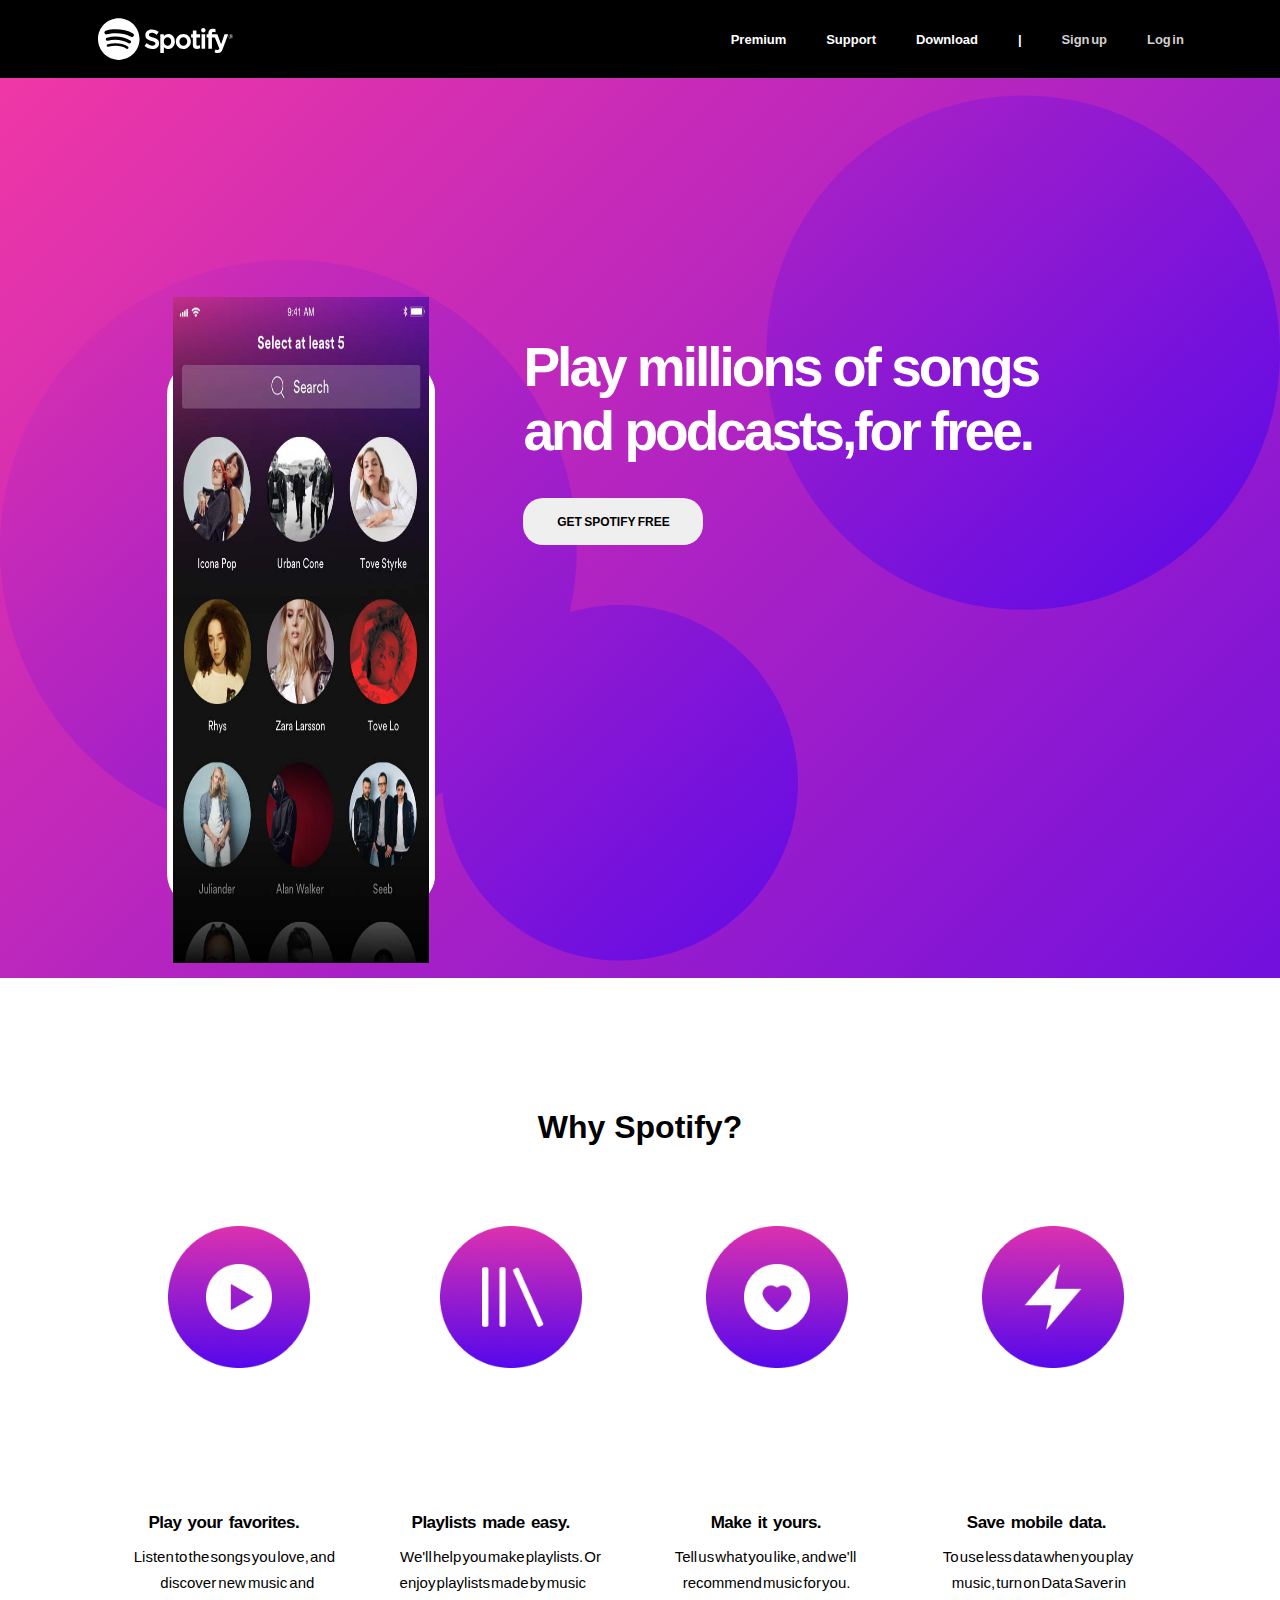
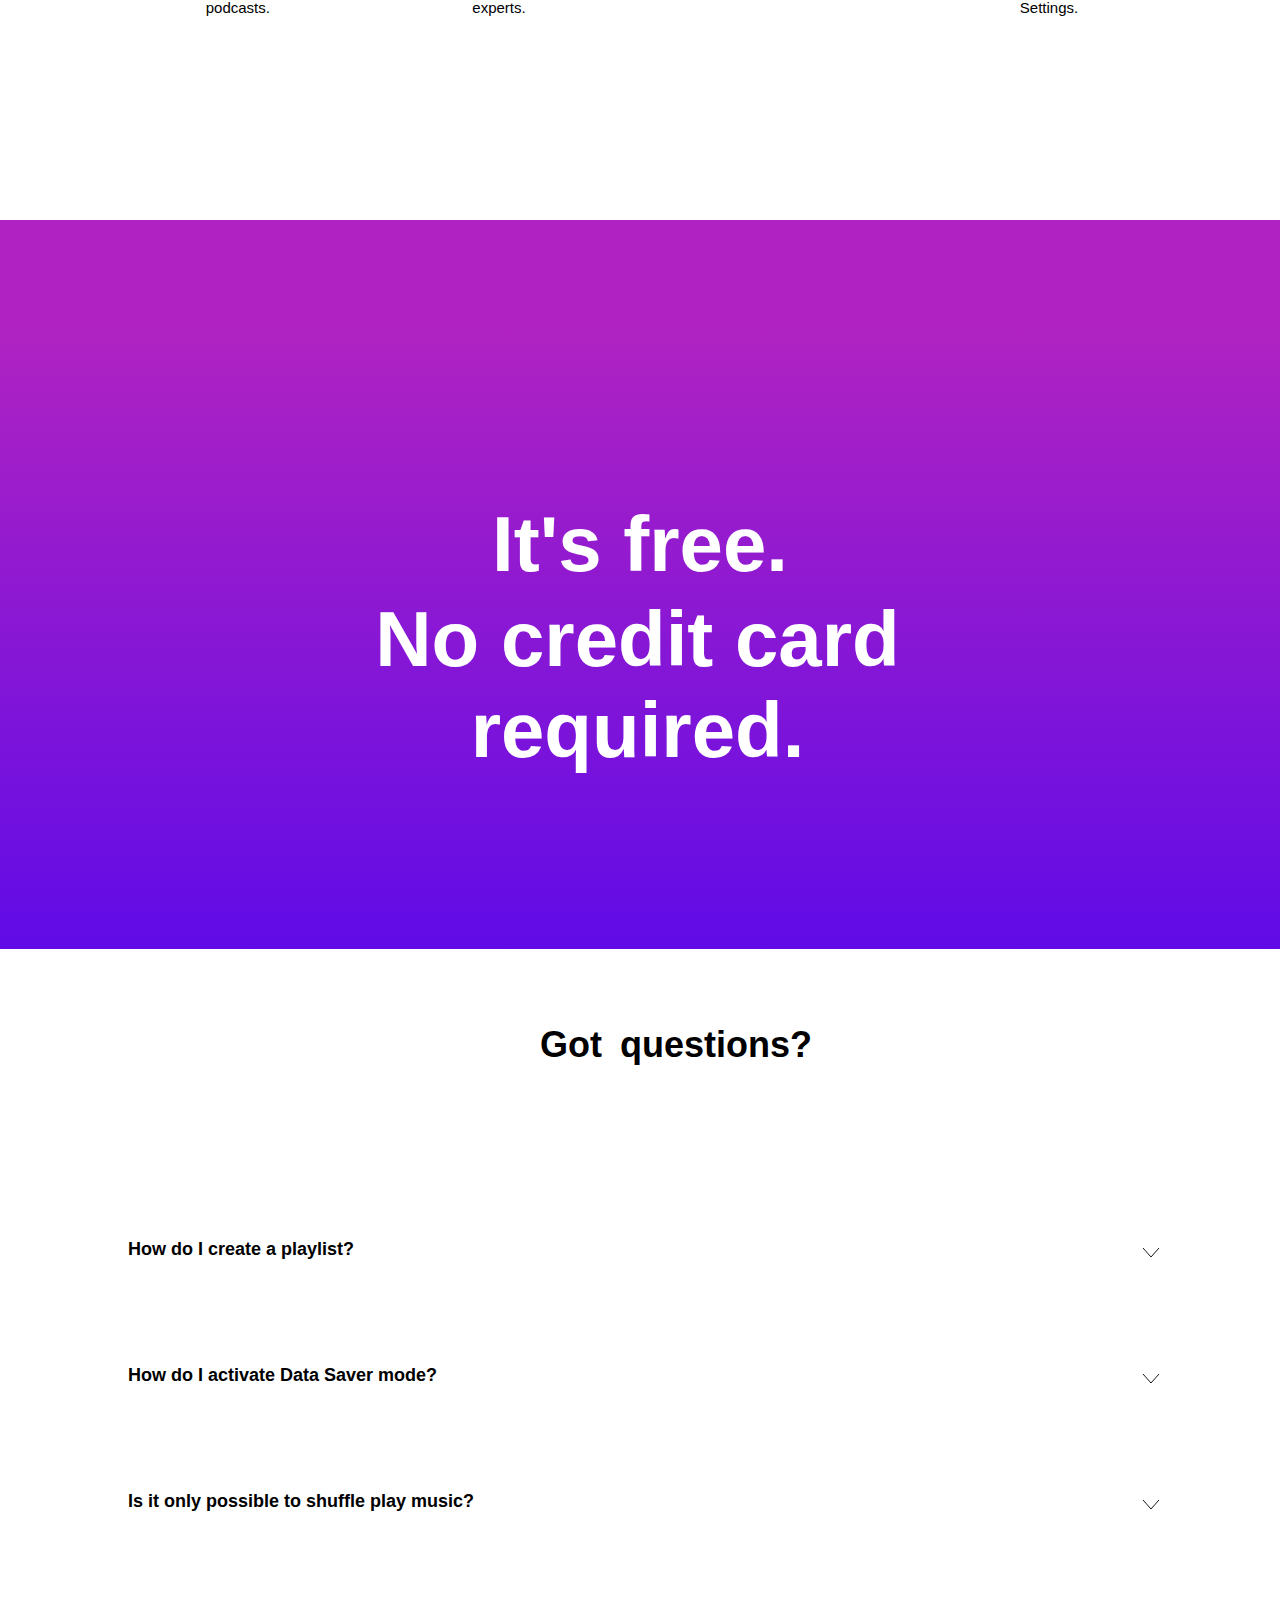
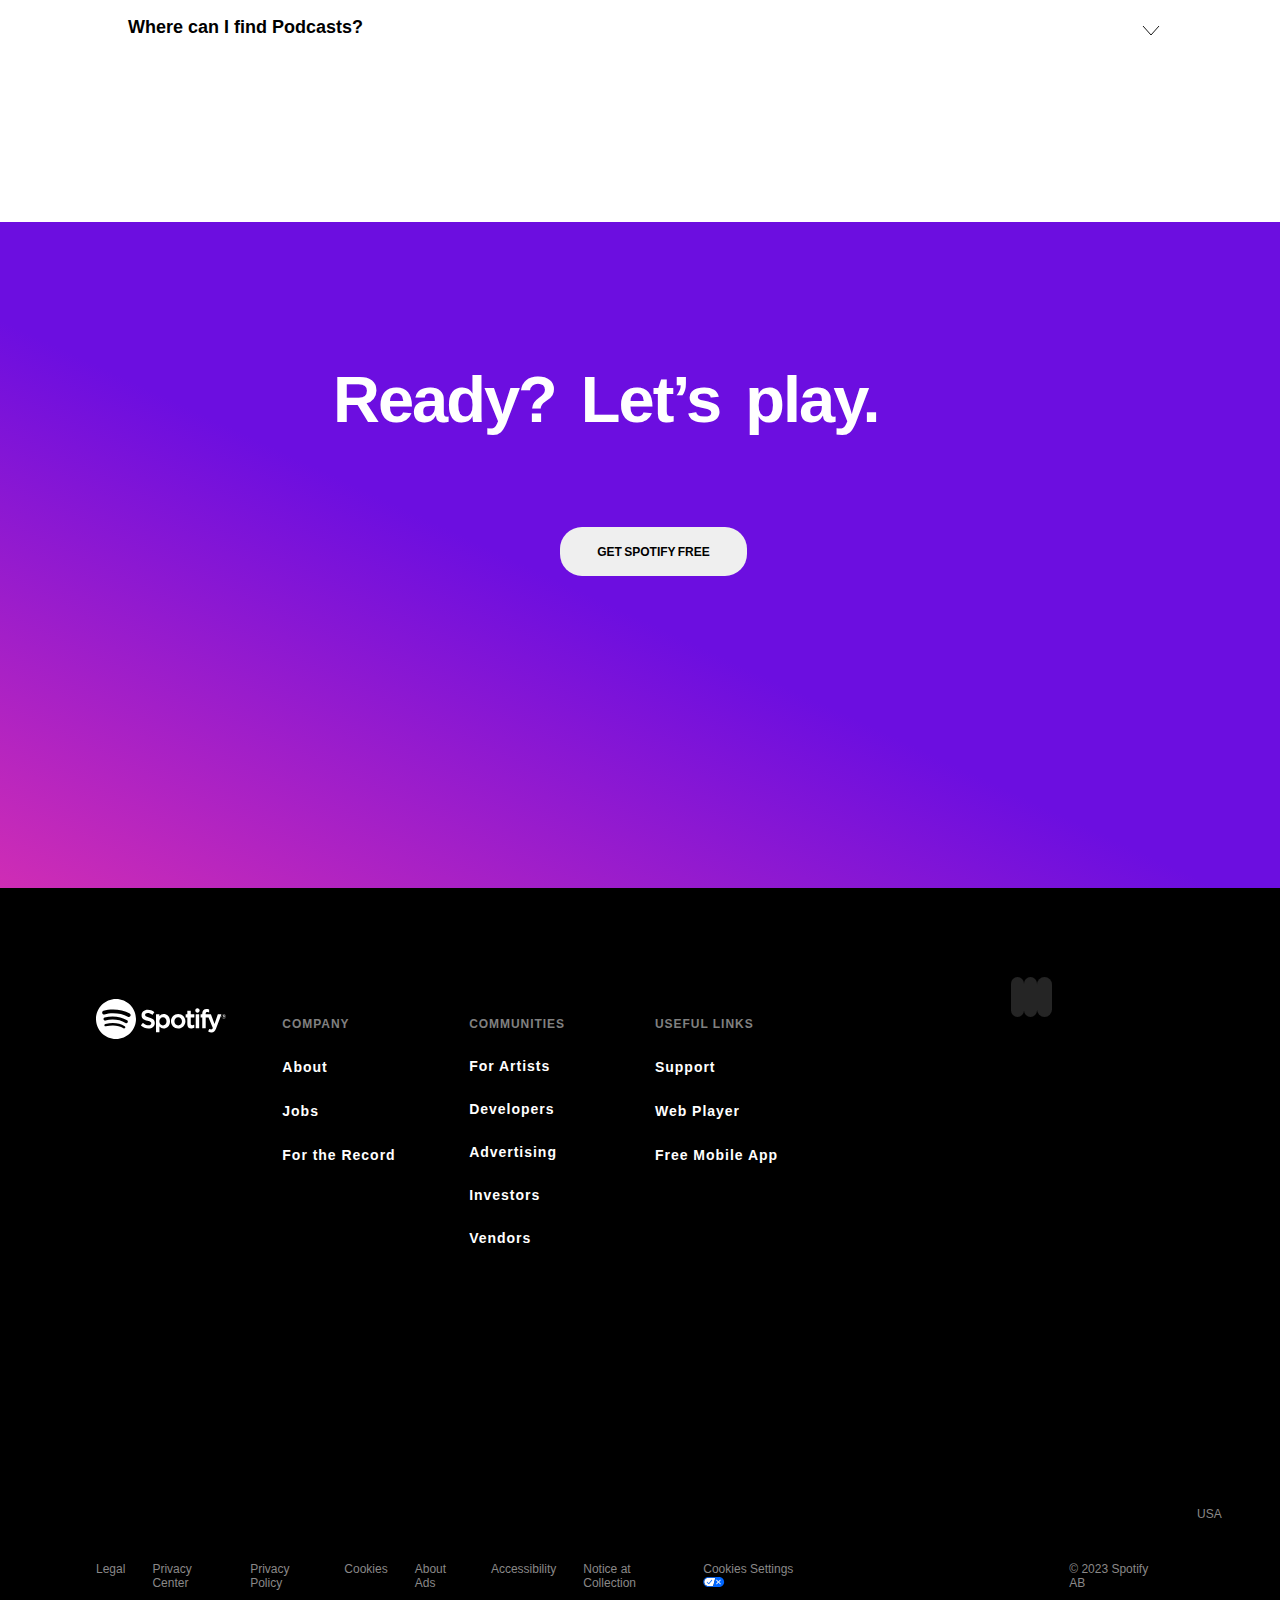
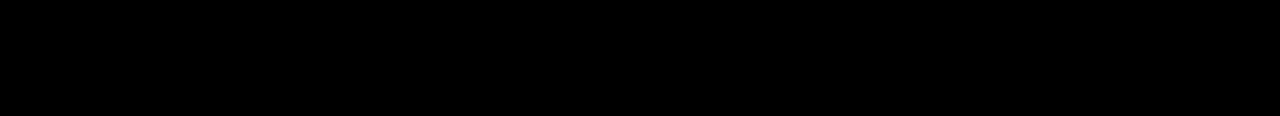
<file: clone project/index.html>
<!DOCTYPE html>
<html lang="en">
<head>
    <meta charset="UTF-8">
    <meta name="viewport" content="width=device-width, initial-scale=1.0">
    <title>play free on mobile - spotify - spotify(us)</title>
    <link rel="stylesheet" href="./style.css">
    <link rel="icon" href="./assest/favicon-96x96.png">
    <link rel="stylesheet" href="https://cdnjs.cloudflare.com/ajax/libs/font-awesome/6.4.2/css/all.min.css" integrity="sha512-z3gLpd7yknf1YoNbCzqRKc4qyor8gaKU1qmn+CShxbuBusANI9QpRohGBreCFkKxLhei6S9CQXFEbbKuqLg0DA==" crossorigin="anonymous" referrerpolicy="no-referrer" />

</head>
<body>
    <section id="navbar">
           <article>
                 <div class="logo">
                    <svg role="img" viewBox="0 0 78 24" aria-label="Spotify" aria-hidden="false" height="24" data-encore-id="logoSpotify" class="Svg-sc-6c3c1v-0 dDJltW"><title>Spotify</title><path d="M31.8234 11.0782C29.8042 10.5836 29.4444 10.2376 29.4444 9.50832C29.4444 8.8202 30.077 8.35677 31.0159 8.35677C31.9262 8.35677 32.8296 8.70885 33.7765 9.43308C33.8051 9.45515 33.8407 9.46318 33.8763 9.45816C33.8937 9.45541 33.9104 9.4491 33.9253 9.43962C33.9403 9.43013 33.9532 9.41767 33.9633 9.40299L34.9496 7.97659C34.9691 7.9483 34.9774 7.91361 34.9728 7.87941C34.9682 7.84522 34.9511 7.81402 34.9249 7.79203C33.7982 6.86416 32.5291 6.41378 31.0456 6.41378C28.8653 6.41378 27.3422 7.75591 27.3422 9.67684C27.3422 11.7372 28.6567 12.4654 30.927 13.0292C32.8592 13.4856 33.1854 13.8688 33.1854 14.5529C33.1854 15.3102 32.5262 15.7817 31.4647 15.7817C30.2855 15.7817 29.3239 15.3744 28.2485 14.4185C28.2354 14.4066 28.22 14.3975 28.2033 14.3918C28.1866 14.3861 28.169 14.3839 28.1515 14.3853C28.1339 14.3867 28.1168 14.3917 28.1012 14.4C28.0856 14.4083 28.0719 14.4197 28.0607 14.4335L26.9547 15.7837C26.9322 15.8106 26.921 15.8454 26.9234 15.8806C26.9258 15.9158 26.9416 15.9487 26.9676 15.9722C28.2199 17.1188 29.7587 17.7236 31.4192 17.7236C33.7695 17.7236 35.2877 16.4066 35.2877 14.3683C35.2877 12.645 34.2845 11.6921 31.8234 11.0782ZM42.31 13.3873C42.31 14.8418 41.4363 15.8579 40.185 15.8579C38.9496 15.8579 38.0165 14.7966 38.0165 13.3873C38.0165 11.9789 38.9486 10.9177 40.186 10.9177C41.4165 10.9177 42.31 11.9559 42.31 13.3873ZM40.6041 9.03385C39.5861 9.03385 38.7499 9.44613 38.061 10.2897V9.3408C38.0613 9.30506 38.0476 9.27066 38.023 9.2451C37.9984 9.21955 37.9648 9.20491 37.9296 9.20438H36.1209C36.1033 9.20451 36.086 9.20814 36.0699 9.21507C36.0537 9.222 36.0391 9.23208 36.0268 9.24475C36.0145 9.25742 36.0048 9.27242 35.9982 9.2889C35.9916 9.30538 35.9883 9.32302 35.9884 9.3408V19.8873C35.9884 19.9626 36.0477 20.0237 36.1209 20.0237H37.9296C37.9648 20.0232 37.9984 20.0086 38.023 19.983C38.0476 19.9575 38.0613 19.9231 38.061 19.8873V16.5581C38.7509 17.3515 39.5861 17.7387 40.6041 17.7387C42.4968 17.7387 44.4123 16.2441 44.4123 13.3873C44.4123 10.5295 42.4968 9.03385 40.6041 9.03385ZM49.3235 15.8729C48.0267 15.8729 47.0502 14.8046 47.0502 13.3873C47.0502 11.9649 47.9931 10.9317 49.2938 10.9317C50.5985 10.9317 51.5819 12.001 51.5819 13.4194C51.5819 14.8408 50.6331 15.8729 49.3235 15.8729ZM49.3235 9.03486C46.8862 9.03486 44.9766 10.9608 44.9766 13.4184C44.9766 15.8499 46.8733 17.7557 49.2938 17.7557C51.739 17.7557 53.6545 15.8368 53.6545 13.3873C53.6545 10.9468 51.7529 9.03385 49.3235 9.03385V9.03486ZM58.8592 9.20438H56.8697V7.11795C56.8699 7.10013 56.8667 7.08243 56.8601 7.06589C56.8536 7.04935 56.8439 7.0343 56.8316 7.0216C56.8192 7.00891 56.8046 6.99883 56.7884 6.99195C56.7722 6.98507 56.7548 6.98152 56.7372 6.98153H54.9285C54.8935 6.98205 54.86 6.99655 54.8354 7.02189C54.8108 7.04723 54.797 7.08137 54.797 7.11694V9.20438H53.9273C53.9098 9.20451 53.8925 9.20815 53.8764 9.21509C53.8604 9.22203 53.8458 9.23213 53.8336 9.24481C53.8213 9.25749 53.8117 9.2725 53.8052 9.28898C53.7988 9.30545 53.7956 9.32306 53.7958 9.3408V10.9357C53.7958 11.0099 53.8551 11.0711 53.9273 11.0711H54.797V15.1969C54.797 16.864 55.6055 17.7096 57.2008 17.7096C57.8491 17.7096 58.3868 17.5722 58.8948 17.2763C58.9152 17.2644 58.9322 17.2474 58.944 17.2268C58.9558 17.2061 58.962 17.1827 58.962 17.1589V15.6402C58.962 15.6171 58.9561 15.5944 58.9451 15.5743C58.934 15.5541 58.9181 15.5371 58.8988 15.5249C58.8797 15.5128 58.8578 15.5059 58.8353 15.5048C58.8128 15.5038 58.7904 15.5086 58.7703 15.5188C58.4214 15.6994 58.0853 15.7817 57.7088 15.7817C57.1286 15.7817 56.8687 15.5108 56.8687 14.906V11.0701H58.8592C58.8768 11.07 58.8941 11.0664 58.9102 11.0594C58.9264 11.0525 58.941 11.0424 58.9533 11.0298C58.9656 11.0171 58.9753 11.0021 58.9819 10.9856C58.9885 10.9691 58.9918 10.9515 58.9917 10.9337V9.33879C58.9918 9.32106 58.9885 9.30347 58.9819 9.28705C58.9753 9.27062 58.9655 9.25569 58.9532 9.2431C58.9409 9.23051 58.9263 9.22052 58.9101 9.2137C58.894 9.20689 58.8767 9.20338 58.8592 9.20338V9.20438ZM65.7926 9.21241V8.95662C65.7926 8.20229 66.0743 7.86525 66.7069 7.86525C67.0834 7.86525 67.3869 7.94249 67.7259 8.05885C67.7458 8.06532 67.7669 8.06688 67.7876 8.06339C67.8082 8.0599 67.8277 8.05146 67.8445 8.03879C67.8617 8.02619 67.8757 8.0096 67.8853 7.99041C67.8949 7.97122 67.8999 7.94998 67.8998 7.92845V6.36563C67.9001 6.33654 67.891 6.30815 67.8741 6.28466C67.8572 6.26118 67.8333 6.24384 67.8059 6.23523C67.3194 6.08322 66.8126 6.00877 66.3036 6.01455C64.6333 6.01455 63.7497 6.97952 63.7497 8.80314V9.19635H62.8809C62.8457 9.19662 62.812 9.211 62.7872 9.23637C62.7624 9.26174 62.7485 9.29603 62.7485 9.33177V10.9347C62.7485 11.0099 62.8078 11.0711 62.8809 11.0711H63.7507V17.4348C63.7507 17.51 63.809 17.5702 63.8821 17.5702H65.6908C65.763 17.5702 65.8223 17.51 65.8223 17.4348V11.0701H67.5114L70.098 17.4317C69.8044 18.1008 69.5148 18.2342 69.1214 18.2342C68.8022 18.2342 68.4671 18.1359 68.1232 17.9433C68.1073 17.9346 68.0898 17.9292 68.0718 17.9275C68.0538 17.9257 68.0357 17.9277 68.0184 17.9333C68.0012 17.9395 67.9854 17.9491 67.9719 17.9617C67.9585 17.9743 67.9478 17.9896 67.9403 18.0065L67.3276 19.3858C67.3133 19.4168 67.3112 19.4522 67.3217 19.4848C67.3321 19.5174 67.3544 19.5447 67.3839 19.5613C67.9715 19.9033 68.6389 20.0787 69.3162 20.0689C70.6504 20.0689 71.3888 19.4309 72.0401 17.7136L75.1772 9.39697C75.1851 9.37633 75.1879 9.35406 75.1855 9.33206C75.1831 9.31005 75.1755 9.28896 75.1633 9.27058C75.1514 9.25244 75.1352 9.23756 75.1162 9.22724C75.0973 9.21693 75.0761 9.21149 75.0546 9.2114H73.1718C73.1441 9.21153 73.1172 9.22039 73.0947 9.23674C73.0722 9.25309 73.0553 9.27614 73.0462 9.30268L71.1179 14.9541L69.0058 9.29867C68.9965 9.27304 68.9797 9.25092 68.9576 9.23531C68.9355 9.21971 68.9092 9.21136 68.8823 9.2114H65.7926V9.21241ZM61.7729 9.20438H59.9642C59.929 9.20491 59.8954 9.21955 59.8708 9.2451C59.8462 9.27066 59.8325 9.30506 59.8328 9.3408V17.4348C59.8328 17.51 59.8921 17.5702 59.9652 17.5702H61.7739C61.8461 17.5702 61.9054 17.51 61.9054 17.4348V9.3398C61.9054 9.30406 61.8915 9.26976 61.8666 9.2444C61.8418 9.21903 61.8082 9.20464 61.7729 9.20438ZM60.8775 5.51902C60.5318 5.52114 60.2011 5.6624 59.958 5.91179C59.7148 6.16117 59.5792 6.49829 59.5807 6.84912C59.5798 7.023 59.6127 7.19536 59.6774 7.35636C59.7421 7.51736 59.8375 7.66384 59.958 7.78745C60.0785 7.91105 60.2218 8.00936 60.3797 8.07675C60.5377 8.14414 60.7071 8.1793 60.8785 8.18022C61.2243 8.1781 61.5552 8.0367 61.7983 7.7871C62.0415 7.53749 62.177 7.20012 62.1752 6.84912C62.1752 6.11385 61.5931 5.51902 60.8775 5.51902ZM76.7951 10.0099H76.464V10.4432H76.7951C76.9602 10.4432 77.059 10.3599 77.059 10.2265C77.059 10.0851 76.9602 10.0099 76.7951 10.0099ZM77.0096 10.6278L77.3704 11.1454H77.0659L76.7427 10.6709H76.464V11.1454H76.21V9.77414H76.805C77.1154 9.77414 77.3199 9.93764 77.3199 10.2115C77.3243 10.3067 77.2956 10.4005 77.2389 10.4765C77.1822 10.5526 77.1011 10.6061 77.0096 10.6278ZM76.7279 9.31873C76.0756 9.31873 75.5824 9.85037 75.5824 10.5014C75.5824 11.1514 76.0726 11.676 76.721 11.676C77.3733 11.676 77.8675 11.1444 77.8675 10.4934C77.8675 9.84335 77.3763 9.31873 76.7279 9.31873ZM76.721 11.8064C76.5529 11.806 76.3865 11.7719 76.2315 11.706C76.0764 11.6401 75.9357 11.5437 75.8175 11.4224C75.6993 11.3012 75.6058 11.1573 75.5426 10.9993C75.4794 10.8412 75.4475 10.672 75.449 10.5014C75.449 9.78517 76.0123 9.18833 76.7279 9.18833C76.896 9.18872 77.0624 9.22285 77.2174 9.28874C77.3725 9.35464 77.5132 9.451 77.6314 9.57229C77.7496 9.69358 77.8431 9.8374 77.9063 9.99547C77.9696 10.1535 78.0014 10.3228 77.9999 10.4934C77.9999 11.2096 77.4366 11.8074 76.721 11.8074V11.8064Z M19.0985 10.6382C15.2302 8.34115 8.85004 8.13001 5.15734 9.25061C4.56443 9.4307 3.93745 9.09586 3.75774 8.50285C3.57803 7.90967 3.91237 7.283 4.50579 7.10274C8.74454 5.81575 15.7911 6.06437 20.244 8.70775C20.7776 9.02438 20.9524 9.71333 20.6363 10.2458C20.3199 10.7793 19.6303 10.9549 19.0985 10.6382ZM17.6847 14.3488C14.4602 12.3664 9.54258 11.7923 5.72724 12.9502C5.23257 13.0996 4.71006 12.8208 4.55976 12.327C4.41084 11.8322 4.68965 11.3109 5.1838 11.1605C9.54206 9.83755 14.9602 10.4784 18.6638 12.7544C19.1038 13.0254 19.2424 13.6014 18.9717 14.0407C18.7003 14.481 18.1247 14.6191 17.6847 14.3488ZM16.475 17.5571C13.657 15.8349 10.1104 15.446 5.93306 16.4002C5.53058 16.4923 5.12966 16.2401 5.03782 15.8377C4.94546 15.4352 5.19677 15.0339 5.60011 14.9421C10.1715 13.8972 14.0923 14.3469 17.2554 16.2796C17.6079 16.4949 17.7191 16.9557 17.5034 17.3084C17.2879 17.6619 16.8275 17.7727 16.475 17.5571ZM0 11.9998C0 18.6277 5.37285 24 12 24C18.6277 24 24 18.6277 24 11.9998C24 5.37264 18.6277 0 12 0C5.37285 0 0 5.37264 0 11.9998Z"></path></svg>
                 </div>
                 <div class="menu">
                    <ol>
                        <li><a href="./premium.html"class="a">Premium</a></li>
                        <li><a href="./support.html"class="a">Support</a></li>
                        <li><a href="./download.html"class="a">Download</a></li>
                        <li><a href="">|</a></li>
                        <li><a href="./signup.html"class="b">Sign up</a></li>
                        <li><a href="./login.html"class="b">Log in</a></li>
                      
                    </ol>
                 </div>
           </article>
    </section>
   <!-- ----------------------navbar----------------------------  -->
   <section id="home">
    <article>
           <div class="phone">
                <div class="phones">
                    <svg viewBox="0 0 290 590.58" aria-hidden="true" focusable="false" class="sc-knVCIN fChYfY"><path d="M36.28,0H253.72A36.28,36.28,0,0,1,290,36.27v518a36.28,36.28,0,0,1-36.28,36.27H36.28A36.28,36.28,0,0,1,0,554.31v-518A36.28,36.28,0,0,1,36.28,0Z" fill="#fff"></path><path d="M125,25h40a3,3,0,0,1,0,6H125a3,3,0,0,1,0-6Z" fill="#231f20"></path></svg>
                    <img src="./assest/phone.jpg" alt="">
                 </div>
            
           </div>
            

           <div class="text"> 
            
                <h1 class="heading">Play millions of songs <br> and podcasts,for free.</h1>
                <button class="a">GET SPOTIFY FREE</button>
            </div>
    </article>
   </section>
</body>
</html>
<!-- -----------------------------------------home over------------------------------------------ -->
<section id="home1">
        <article>
            <div class="heading"> <h1>Why Spotify?</h1></div>
            <div class="cards">
                <div class="icons">
                    <div class="logo">
                        <div class="logo1">
                            <img src="./assest/logo1.png" alt="">
                        </div>
                    </div>
                    <div class="text">
                        <h1>Play your favorites.</h1>
                        <p class="p1">Listen to the songs you love, and</p>
                        <p class="p2">discover new music and</p>
                        <p class="p3">podcasts.</p>
                    </div>
                </div>
                <div class="icons2">
                    <div class="logo">
                        <div class="logo2">
                            <img src="./assest/logo2.png" alt="">
                        </div>
                    </div>
                    <div class="text">
                        <h1>Playlists made easy.</h1>
                        <p class="p1">We'll help you make playlists. Or</p>
                        <p class="p2">enjoy playlists made by music</p>
                        <p class="p3">experts.</p>
                    </div>
                </div>  
                <div class="icons3">
                    <div class="logo">
                        <div class="logo3">
                            <img src="./assest/logo3.png" alt="">
                        </div>
                    </div>
                    <div class="text">
                        <h1>Make it yours.</h1>
                        <p class="p1">Tell us what you like, and we'll</p>
                        <p class="p2">recommend music for you.</p>
                    </div>
                </div> 
                <div class="icons4">
                    <div class="logo">
                        <div class="logo4">
                            <img src="./assest/logo5.png" alt="">
                        </div>
                    </div>
                    <div class="text">
                        <h1>Save mobile data.</h1>
                        <p class="p1">To use less data when you play</p>
                        <p class="p2">music, turn on Data Saver in</p>
                        <p class="p3">Settings.</p>
                    </div>
                </div>
            </div>
             
        </article>
</section>
<!-- --------------------------------------------home1 over--------------------------------------------- -->
<section id="home2">
    <article>
        <div id="txt">
            <h1 class="title">It's free.</h1>
            <h1 class="titles"> No credit card required.</h1>
        </div>
    </article>
</section>
<!-- ------------------------------------------------home2 over----------------------------------------- -->
<section id="home3">
    <article>
            <div> 
                <h2>Got questions?</h2>
            </div>            
    </article>
    <article class="ques">
        <div class="q">
            <div class="qs">
                <h1 class="que">How do I create a playlist?</h1>
            </div> 
            <div id="ico">
                <svg role="img" focusable="false" height="24" width="24" viewBox="0 0 24 24" aria-hidden="true" class="Svg-ytk21e-0 eWMAuM sc-cldpSa hnCxJL"><polyline points="20 16 12 7 4 16" fill="none" stroke="#181818"></polyline></svg>
            </div>
        </div>
        <div class="q">
            <div class="qs">
                <h1 class="que">How do I activate Data Saver mode?</h1>
            </div> 
            <div id="ico">
                <svg role="img" focusable="false" height="24" width="24" viewBox="0 0 24 24" aria-hidden="true" class="Svg-ytk21e-0 eWMAuM sc-cldpSa hnCxJL"><polyline points="20 16 12 7 4 16" fill="none" stroke="#181818"></polyline></svg>
            </div>
        </div>
        <div class="q">
            <div class="qs">
                <h1 class="que">Is it only possible to shuffle play music?</h1>
            </div> 
            <div id="ico">
                <svg role="img" focusable="false" height="24" width="24" viewBox="0 0 24 24" aria-hidden="true" class="Svg-ytk21e-0 eWMAuM sc-cldpSa hnCxJL"><polyline points="20 16 12 7 4 16" fill="none" stroke="#181818"></polyline></svg>
            </div>
        </div>
        <div class="q">
            <div class="qs">
                <h1 class="que">Where can I find Podcasts?</h1>
            </div> 
            <div id="ico">
                <svg role="img" focusable="false" height="24" width="24" viewBox="0 0 24 24" aria-hidden="true" class="Svg-ytk21e-0 eWMAuM sc-cldpSa hnCxJL"><polyline points="20 16 12 7 4 16" fill="none" stroke="#181818"></polyline></svg>
            </div>
        </div>
    </article>
</section>
<!-- -----------------------------------------------home3 over------------------------------------------- -->
<section id="home4">
    <article>
        <div>
            <h1>Ready? Let’s play.</h1>
            <button>GET SPOTIFY FREE</button>
        </div>
        
    </article>
</section>
<!-- -----------------------------------------------------home4 over---------------------------------------- -->
<section id="home5">
          <article>
                  <div class="mnu">
                    <div class="i">
                         <svg role="img" viewBox="0 0 78 24" aria-label="Spotify" aria-hidden="false" height="24" data-encore-id="logoSpotify" class="Svg-sc-6c3c1v-0 dDJltW"><title>Spotify</title><path d="M31.8234 11.0782C29.8042 10.5836 29.4444 10.2376 29.4444 9.50832C29.4444 8.8202 30.077 8.35677 31.0159 8.35677C31.9262 8.35677 32.8296 8.70885 33.7765 9.43308C33.8051 9.45515 33.8407 9.46318 33.8763 9.45816C33.8937 9.45541 33.9104 9.4491 33.9253 9.43962C33.9403 9.43013 33.9532 9.41767 33.9633 9.40299L34.9496 7.97659C34.9691 7.9483 34.9774 7.91361 34.9728 7.87941C34.9682 7.84522 34.9511 7.81402 34.9249 7.79203C33.7982 6.86416 32.5291 6.41378 31.0456 6.41378C28.8653 6.41378 27.3422 7.75591 27.3422 9.67684C27.3422 11.7372 28.6567 12.4654 30.927 13.0292C32.8592 13.4856 33.1854 13.8688 33.1854 14.5529C33.1854 15.3102 32.5262 15.7817 31.4647 15.7817C30.2855 15.7817 29.3239 15.3744 28.2485 14.4185C28.2354 14.4066 28.22 14.3975 28.2033 14.3918C28.1866 14.3861 28.169 14.3839 28.1515 14.3853C28.1339 14.3867 28.1168 14.3917 28.1012 14.4C28.0856 14.4083 28.0719 14.4197 28.0607 14.4335L26.9547 15.7837C26.9322 15.8106 26.921 15.8454 26.9234 15.8806C26.9258 15.9158 26.9416 15.9487 26.9676 15.9722C28.2199 17.1188 29.7587 17.7236 31.4192 17.7236C33.7695 17.7236 35.2877 16.4066 35.2877 14.3683C35.2877 12.645 34.2845 11.6921 31.8234 11.0782ZM42.31 13.3873C42.31 14.8418 41.4363 15.8579 40.185 15.8579C38.9496 15.8579 38.0165 14.7966 38.0165 13.3873C38.0165 11.9789 38.9486 10.9177 40.186 10.9177C41.4165 10.9177 42.31 11.9559 42.31 13.3873ZM40.6041 9.03385C39.5861 9.03385 38.7499 9.44613 38.061 10.2897V9.3408C38.0613 9.30506 38.0476 9.27066 38.023 9.2451C37.9984 9.21955 37.9648 9.20491 37.9296 9.20438H36.1209C36.1033 9.20451 36.086 9.20814 36.0699 9.21507C36.0537 9.222 36.0391 9.23208 36.0268 9.24475C36.0145 9.25742 36.0048 9.27242 35.9982 9.2889C35.9916 9.30538 35.9883 9.32302 35.9884 9.3408V19.8873C35.9884 19.9626 36.0477 20.0237 36.1209 20.0237H37.9296C37.9648 20.0232 37.9984 20.0086 38.023 19.983C38.0476 19.9575 38.0613 19.9231 38.061 19.8873V16.5581C38.7509 17.3515 39.5861 17.7387 40.6041 17.7387C42.4968 17.7387 44.4123 16.2441 44.4123 13.3873C44.4123 10.5295 42.4968 9.03385 40.6041 9.03385ZM49.3235 15.8729C48.0267 15.8729 47.0502 14.8046 47.0502 13.3873C47.0502 11.9649 47.9931 10.9317 49.2938 10.9317C50.5985 10.9317 51.5819 12.001 51.5819 13.4194C51.5819 14.8408 50.6331 15.8729 49.3235 15.8729ZM49.3235 9.03486C46.8862 9.03486 44.9766 10.9608 44.9766 13.4184C44.9766 15.8499 46.8733 17.7557 49.2938 17.7557C51.739 17.7557 53.6545 15.8368 53.6545 13.3873C53.6545 10.9468 51.7529 9.03385 49.3235 9.03385V9.03486ZM58.8592 9.20438H56.8697V7.11795C56.8699 7.10013 56.8667 7.08243 56.8601 7.06589C56.8536 7.04935 56.8439 7.0343 56.8316 7.0216C56.8192 7.00891 56.8046 6.99883 56.7884 6.99195C56.7722 6.98507 56.7548 6.98152 56.7372 6.98153H54.9285C54.8935 6.98205 54.86 6.99655 54.8354 7.02189C54.8108 7.04723 54.797 7.08137 54.797 7.11694V9.20438H53.9273C53.9098 9.20451 53.8925 9.20815 53.8764 9.21509C53.8604 9.22203 53.8458 9.23213 53.8336 9.24481C53.8213 9.25749 53.8117 9.2725 53.8052 9.28898C53.7988 9.30545 53.7956 9.32306 53.7958 9.3408V10.9357C53.7958 11.0099 53.8551 11.0711 53.9273 11.0711H54.797V15.1969C54.797 16.864 55.6055 17.7096 57.2008 17.7096C57.8491 17.7096 58.3868 17.5722 58.8948 17.2763C58.9152 17.2644 58.9322 17.2474 58.944 17.2268C58.9558 17.2061 58.962 17.1827 58.962 17.1589V15.6402C58.962 15.6171 58.9561 15.5944 58.9451 15.5743C58.934 15.5541 58.9181 15.5371 58.8988 15.5249C58.8797 15.5128 58.8578 15.5059 58.8353 15.5048C58.8128 15.5038 58.7904 15.5086 58.7703 15.5188C58.4214 15.6994 58.0853 15.7817 57.7088 15.7817C57.1286 15.7817 56.8687 15.5108 56.8687 14.906V11.0701H58.8592C58.8768 11.07 58.8941 11.0664 58.9102 11.0594C58.9264 11.0525 58.941 11.0424 58.9533 11.0298C58.9656 11.0171 58.9753 11.0021 58.9819 10.9856C58.9885 10.9691 58.9918 10.9515 58.9917 10.9337V9.33879C58.9918 9.32106 58.9885 9.30347 58.9819 9.28705C58.9753 9.27062 58.9655 9.25569 58.9532 9.2431C58.9409 9.23051 58.9263 9.22052 58.9101 9.2137C58.894 9.20689 58.8767 9.20338 58.8592 9.20338V9.20438ZM65.7926 9.21241V8.95662C65.7926 8.20229 66.0743 7.86525 66.7069 7.86525C67.0834 7.86525 67.3869 7.94249 67.7259 8.05885C67.7458 8.06532 67.7669 8.06688 67.7876 8.06339C67.8082 8.0599 67.8277 8.05146 67.8445 8.03879C67.8617 8.02619 67.8757 8.0096 67.8853 7.99041C67.8949 7.97122 67.8999 7.94998 67.8998 7.92845V6.36563C67.9001 6.33654 67.891 6.30815 67.8741 6.28466C67.8572 6.26118 67.8333 6.24384 67.8059 6.23523C67.3194 6.08322 66.8126 6.00877 66.3036 6.01455C64.6333 6.01455 63.7497 6.97952 63.7497 8.80314V9.19635H62.8809C62.8457 9.19662 62.812 9.211 62.7872 9.23637C62.7624 9.26174 62.7485 9.29603 62.7485 9.33177V10.9347C62.7485 11.0099 62.8078 11.0711 62.8809 11.0711H63.7507V17.4348C63.7507 17.51 63.809 17.5702 63.8821 17.5702H65.6908C65.763 17.5702 65.8223 17.51 65.8223 17.4348V11.0701H67.5114L70.098 17.4317C69.8044 18.1008 69.5148 18.2342 69.1214 18.2342C68.8022 18.2342 68.4671 18.1359 68.1232 17.9433C68.1073 17.9346 68.0898 17.9292 68.0718 17.9275C68.0538 17.9257 68.0357 17.9277 68.0184 17.9333C68.0012 17.9395 67.9854 17.9491 67.9719 17.9617C67.9585 17.9743 67.9478 17.9896 67.9403 18.0065L67.3276 19.3858C67.3133 19.4168 67.3112 19.4522 67.3217 19.4848C67.3321 19.5174 67.3544 19.5447 67.3839 19.5613C67.9715 19.9033 68.6389 20.0787 69.3162 20.0689C70.6504 20.0689 71.3888 19.4309 72.0401 17.7136L75.1772 9.39697C75.1851 9.37633 75.1879 9.35406 75.1855 9.33206C75.1831 9.31005 75.1755 9.28896 75.1633 9.27058C75.1514 9.25244 75.1352 9.23756 75.1162 9.22724C75.0973 9.21693 75.0761 9.21149 75.0546 9.2114H73.1718C73.1441 9.21153 73.1172 9.22039 73.0947 9.23674C73.0722 9.25309 73.0553 9.27614 73.0462 9.30268L71.1179 14.9541L69.0058 9.29867C68.9965 9.27304 68.9797 9.25092 68.9576 9.23531C68.9355 9.21971 68.9092 9.21136 68.8823 9.2114H65.7926V9.21241ZM61.7729 9.20438H59.9642C59.929 9.20491 59.8954 9.21955 59.8708 9.2451C59.8462 9.27066 59.8325 9.30506 59.8328 9.3408V17.4348C59.8328 17.51 59.8921 17.5702 59.9652 17.5702H61.7739C61.8461 17.5702 61.9054 17.51 61.9054 17.4348V9.3398C61.9054 9.30406 61.8915 9.26976 61.8666 9.2444C61.8418 9.21903 61.8082 9.20464 61.7729 9.20438ZM60.8775 5.51902C60.5318 5.52114 60.2011 5.6624 59.958 5.91179C59.7148 6.16117 59.5792 6.49829 59.5807 6.84912C59.5798 7.023 59.6127 7.19536 59.6774 7.35636C59.7421 7.51736 59.8375 7.66384 59.958 7.78745C60.0785 7.91105 60.2218 8.00936 60.3797 8.07675C60.5377 8.14414 60.7071 8.1793 60.8785 8.18022C61.2243 8.1781 61.5552 8.0367 61.7983 7.7871C62.0415 7.53749 62.177 7.20012 62.1752 6.84912C62.1752 6.11385 61.5931 5.51902 60.8775 5.51902ZM76.7951 10.0099H76.464V10.4432H76.7951C76.9602 10.4432 77.059 10.3599 77.059 10.2265C77.059 10.0851 76.9602 10.0099 76.7951 10.0099ZM77.0096 10.6278L77.3704 11.1454H77.0659L76.7427 10.6709H76.464V11.1454H76.21V9.77414H76.805C77.1154 9.77414 77.3199 9.93764 77.3199 10.2115C77.3243 10.3067 77.2956 10.4005 77.2389 10.4765C77.1822 10.5526 77.1011 10.6061 77.0096 10.6278ZM76.7279 9.31873C76.0756 9.31873 75.5824 9.85037 75.5824 10.5014C75.5824 11.1514 76.0726 11.676 76.721 11.676C77.3733 11.676 77.8675 11.1444 77.8675 10.4934C77.8675 9.84335 77.3763 9.31873 76.7279 9.31873ZM76.721 11.8064C76.5529 11.806 76.3865 11.7719 76.2315 11.706C76.0764 11.6401 75.9357 11.5437 75.8175 11.4224C75.6993 11.3012 75.6058 11.1573 75.5426 10.9993C75.4794 10.8412 75.4475 10.672 75.449 10.5014C75.449 9.78517 76.0123 9.18833 76.7279 9.18833C76.896 9.18872 77.0624 9.22285 77.2174 9.28874C77.3725 9.35464 77.5132 9.451 77.6314 9.57229C77.7496 9.69358 77.8431 9.8374 77.9063 9.99547C77.9696 10.1535 78.0014 10.3228 77.9999 10.4934C77.9999 11.2096 77.4366 11.8074 76.721 11.8074V11.8064Z M19.0985 10.6382C15.2302 8.34115 8.85004 8.13001 5.15734 9.25061C4.56443 9.4307 3.93745 9.09586 3.75774 8.50285C3.57803 7.90967 3.91237 7.283 4.50579 7.10274C8.74454 5.81575 15.7911 6.06437 20.244 8.70775C20.7776 9.02438 20.9524 9.71333 20.6363 10.2458C20.3199 10.7793 19.6303 10.9549 19.0985 10.6382ZM17.6847 14.3488C14.4602 12.3664 9.54258 11.7923 5.72724 12.9502C5.23257 13.0996 4.71006 12.8208 4.55976 12.327C4.41084 11.8322 4.68965 11.3109 5.1838 11.1605C9.54206 9.83755 14.9602 10.4784 18.6638 12.7544C19.1038 13.0254 19.2424 13.6014 18.9717 14.0407C18.7003 14.481 18.1247 14.6191 17.6847 14.3488ZM16.475 17.5571C13.657 15.8349 10.1104 15.446 5.93306 16.4002C5.53058 16.4923 5.12966 16.2401 5.03782 15.8377C4.94546 15.4352 5.19677 15.0339 5.60011 14.9421C10.1715 13.8972 14.0923 14.3469 17.2554 16.2796C17.6079 16.4949 17.7191 16.9557 17.5034 17.3084C17.2879 17.6619 16.8275 17.7727 16.475 17.5571ZM0 11.9998C0 18.6277 5.37285 24 12 24C18.6277 24 24 18.6277 24 11.9998C24 5.37264 18.6277 0 12 0C5.37285 0 0 5.37264 0 11.9998Z"></path></svg>
                    </div>
                    <div class="i1">
                        <h2>COMPANY</h2>
                       
                        <ol>
                                 <li>About</li>
                                 <li>Jobs</li>
                                 <li>For the Record</li>
                         </ol>
                       
                    </div>
                    <div class="i2">
                        <h2 class="h">COMMUNITIES</h2>
                        <ol>
                            <li>For Artists</li>
                            <li>Developers</li>
                            <li>Advertising</li>
                            <li>Investors</li>
                            <li>Vendors</li>
                        </ol>
                    </div>
                    <div class="i3">
                        <h2 class="hh">USEFUL LINKS</h2>
                        <ol>
                            <li>Support</li>
                            <li>Web Player</li>
                            <li>Free Mobile App</li>
                        </ol>
                    </div>
                    <div class="i4">
                        <i class="fa-brands fa-instagram"></i>
                        <i class="fa-brands fa-twitter"></i>
                        <i class="fa-brands fa-facebook-f"></i>
                    </div>
                  </div>
                  <div class="fnt">
                    <div class="l1">
                        <svg width="12" height="13" viewBox="0 0 12 13" xmlns="http://www.w3.org/2000/svg" aria-hidden="true" focusable="false" class="svelte-184rsfv"><path d="M6 0.624023C8.07255 0.624023 9.90309 1.68041 10.9815 3.28299C10.9819 3.28367 10.9822 3.28403 10.9825 3.28438C11.0029 3.30998 11.0209 3.33677 11.0363 3.36446C11.6453 4.30352 12 5.42315 12 6.62402C12 9.92265 9.32436 12.6079 6.02962 12.624C6.02732 12.6241 6.02495 12.6241 6.02258 12.6241L6 12.624C2.69149 12.624 0 9.93253 0 6.62402C0 3.31571 2.69149 0.624023 6 0.624023ZM6 1.78528C5.80411 1.78528 5.61089 1.79698 5.42102 1.81972C5.39755 1.91375 5.34896 2.0023 5.2765 2.07641L3.75157 3.63714C3.64024 3.75103 3.48978 3.812 3.33616 3.812C3.26752 3.812 3.19848 3.7998 3.1318 3.77483C2.91623 3.69359 2.76891 3.49277 2.75652 3.26265L2.74444 3.04725C1.77228 3.93289 1.16125 5.20844 1.16125 6.62402C1.16125 6.90513 1.18535 7.1807 1.23158 7.44881L2.11909 8.18538C2.12814 8.19266 2.13699 8.20053 2.14564 8.20859L2.91981 8.93437C2.99003 9.00007 3.04274 9.08228 3.07323 9.17374L3.37633 10.0793L3.83343 10.3016H4.86133C5.01514 10.3016 5.16285 10.3625 5.27182 10.4715L6.25621 11.4561C8.80567 11.3224 10.8387 9.20617 10.8387 6.62402C10.8387 5.8726 10.6666 5.16063 10.3596 4.52549L9.45716 5.24616L9.62455 5.6122C9.65956 5.68812 9.67726 5.77053 9.67726 5.85393V6.60784C9.67726 6.78014 9.60075 6.94358 9.46857 7.05393C9.3362 7.16407 9.16154 7.2103 8.99219 7.17902L8.05556 7.00751L8.52643 8.28855C8.58347 8.44354 8.57167 8.61544 8.49417 8.76139L7.67162 10.3097C7.58211 10.4783 7.41628 10.5907 7.22969 10.6136L7.15866 10.6179C6.94387 10.6179 6.74659 10.4991 6.64589 10.3093L6.25231 9.56742C6.24563 9.55444 6.23913 9.54126 6.23323 9.52788L5.91027 8.78833L5.5222 8.25412L4.15443 8.44118C4.0551 8.45475 3.9538 8.44255 3.86057 8.40518L2.68811 7.93765C2.46526 7.84855 2.3201 7.632 2.32244 7.39204L2.33879 5.84783C2.34095 5.65035 2.44304 5.46763 2.61022 5.3624L4.57554 4.12641C4.81058 3.97869 5.11781 4.01783 5.30801 4.22062L5.95905 4.91395L6.7818 5.23062L7.05303 5.13365L5.90181 3.48933C5.77849 3.3131 5.76256 3.08317 5.86051 2.89179L6.41732 1.80311C6.27976 1.7913 6.14057 1.78528 6 1.78528Z" fill="#8F8F8F"></path></svg>
                        <h1>USA</h1>
                    </div>
                    <div class="l2">
                           <ol>
                               <li>Legal</li>
                               <li>Privacy Center </li>
                               <li>Privacy Policy </li>
                               <li>Cookies</li>
                               <li>About Ads </li>
                               <li>Accessibility </li>
                               <li>Notice at Collection </li>                       
                               <li>Cookies Settings  <svg xmlns="http://www.w3.org/2000/svg" aria-labelledby="ccpa-svg-title" xml:space="preserve" style="enable-background:new 0 0 30 14" viewBox="0 0 30 14" class="svelte-n33a1d"><title id="ccpa-svg-title">California Consumer Privacy Act (CCPA) Opt-Out Icon</title><path d="M7.4 12.8h6.8l3.1-11.6H7.4C4.2 1.2 1.6 3.8 1.6 7s2.6 5.8 5.8 5.8z" style="fill-rule:evenodd;clip-rule:evenodd;fill:#fff"></path><path d="M22.6 0H7.4c-3.9 0-7 3.1-7 7s3.1 7 7 7h15.2c3.9 0 7-3.1 7-7s-3.2-7-7-7zm-21 7c0-3.2 2.6-5.8 5.8-5.8h9.9l-3.1 11.6H7.4c-3.2 0-5.8-2.6-5.8-5.8z" style="fill-rule:evenodd;clip-rule:evenodd;fill:#06f"></path><path d="M24.6 4c.2.2.2.6 0 .8L22.5 7l2.2 2.2c.2.2.2.6 0 .8-.2.2-.6.2-.8 0l-2.2-2.2-2.2 2.2c-.2.2-.6.2-.8 0-.2-.2-.2-.6 0-.8L20.8 7l-2.2-2.2c-.2-.2-.2-.6 0-.8.2-.2.6-.2.8 0l2.2 2.2L23.8 4c.2-.2.6-.2.8 0z" style="fill:#fff"></path><path d="M12.7 4.1c.2.2.3.6.1.8L8.6 9.8c-.1.1-.2.2-.3.2-.2.1-.5.1-.7-.1L5.4 7.7c-.2-.2-.2-.6 0-.8.2-.2.6-.2.8 0L8 8.6l3.8-4.5c.2-.2.6-.2.9 0z" style="fill:#06f"></path></svg></li>
                               <li class="li2">© 2023 Spotify AB</li>
                           </ol>
                    </div>
                     
                  </div>
          </article>
</section>
</file>
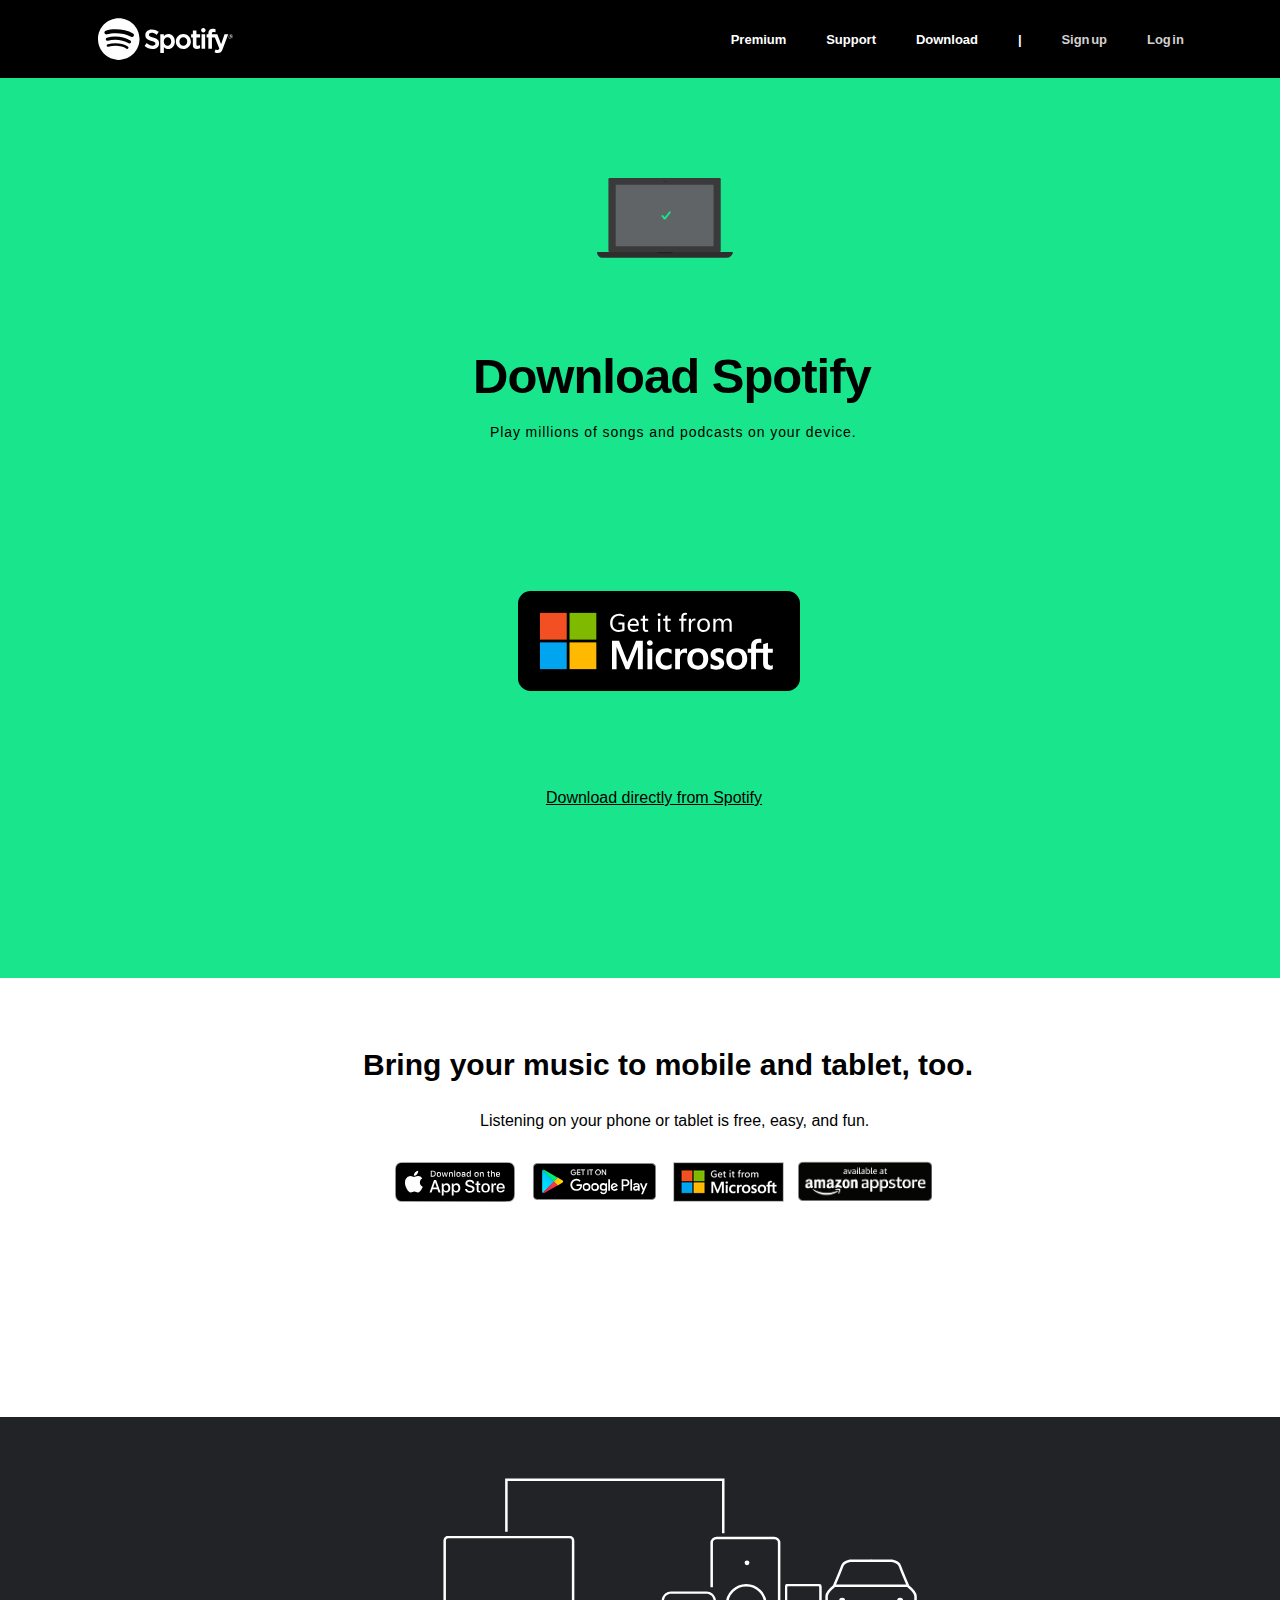
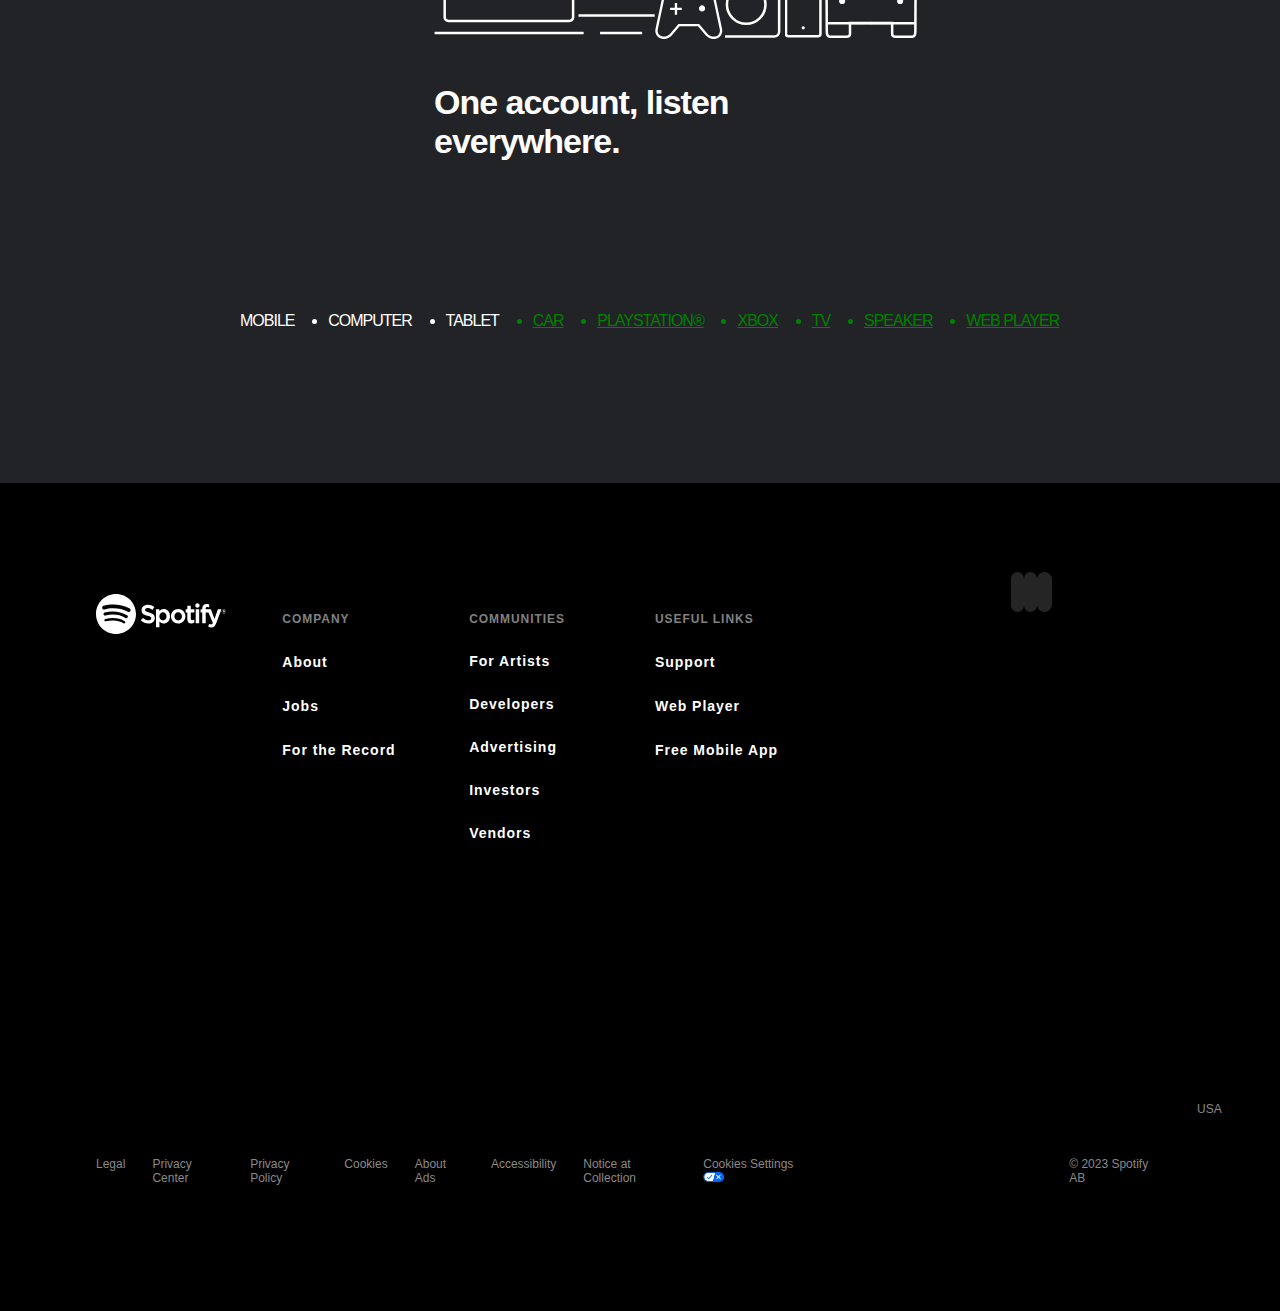
<file: clone project/download.html>
<!DOCTYPE html>
<html lang="en">
<head>
    <meta charset="UTF-8">
    <meta name="viewport" content="width=device-width, initial-scale=1.0">
    <title>Document</title>
    <link rel="stylesheet" href="./download.css">
    <link rel="icon" href="./assest/favicon-96x96.png">
    <link rel="stylesheet" href="https://cdnjs.cloudflare.com/ajax/libs/font-awesome/6.4.2/css/all.min.css" integrity="sha512-z3gLpd7yknf1YoNbCzqRKc4qyor8gaKU1qmn+CShxbuBusANI9QpRohGBreCFkKxLhei6S9CQXFEbbKuqLg0DA==" crossorigin="anonymous" referrerpolicy="no-referrer" />
</head>
<body>
        <section id="navbar">
            <article>
                  <div class="logo">
                     <svg role="img" viewBox="0 0 78 24" aria-label="Spotify" aria-hidden="false" height="24" data-encore-id="logoSpotify" class="Svg-sc-6c3c1v-0 dDJltW"><title>Spotify</title><path d="M31.8234 11.0782C29.8042 10.5836 29.4444 10.2376 29.4444 9.50832C29.4444 8.8202 30.077 8.35677 31.0159 8.35677C31.9262 8.35677 32.8296 8.70885 33.7765 9.43308C33.8051 9.45515 33.8407 9.46318 33.8763 9.45816C33.8937 9.45541 33.9104 9.4491 33.9253 9.43962C33.9403 9.43013 33.9532 9.41767 33.9633 9.40299L34.9496 7.97659C34.9691 7.9483 34.9774 7.91361 34.9728 7.87941C34.9682 7.84522 34.9511 7.81402 34.9249 7.79203C33.7982 6.86416 32.5291 6.41378 31.0456 6.41378C28.8653 6.41378 27.3422 7.75591 27.3422 9.67684C27.3422 11.7372 28.6567 12.4654 30.927 13.0292C32.8592 13.4856 33.1854 13.8688 33.1854 14.5529C33.1854 15.3102 32.5262 15.7817 31.4647 15.7817C30.2855 15.7817 29.3239 15.3744 28.2485 14.4185C28.2354 14.4066 28.22 14.3975 28.2033 14.3918C28.1866 14.3861 28.169 14.3839 28.1515 14.3853C28.1339 14.3867 28.1168 14.3917 28.1012 14.4C28.0856 14.4083 28.0719 14.4197 28.0607 14.4335L26.9547 15.7837C26.9322 15.8106 26.921 15.8454 26.9234 15.8806C26.9258 15.9158 26.9416 15.9487 26.9676 15.9722C28.2199 17.1188 29.7587 17.7236 31.4192 17.7236C33.7695 17.7236 35.2877 16.4066 35.2877 14.3683C35.2877 12.645 34.2845 11.6921 31.8234 11.0782ZM42.31 13.3873C42.31 14.8418 41.4363 15.8579 40.185 15.8579C38.9496 15.8579 38.0165 14.7966 38.0165 13.3873C38.0165 11.9789 38.9486 10.9177 40.186 10.9177C41.4165 10.9177 42.31 11.9559 42.31 13.3873ZM40.6041 9.03385C39.5861 9.03385 38.7499 9.44613 38.061 10.2897V9.3408C38.0613 9.30506 38.0476 9.27066 38.023 9.2451C37.9984 9.21955 37.9648 9.20491 37.9296 9.20438H36.1209C36.1033 9.20451 36.086 9.20814 36.0699 9.21507C36.0537 9.222 36.0391 9.23208 36.0268 9.24475C36.0145 9.25742 36.0048 9.27242 35.9982 9.2889C35.9916 9.30538 35.9883 9.32302 35.9884 9.3408V19.8873C35.9884 19.9626 36.0477 20.0237 36.1209 20.0237H37.9296C37.9648 20.0232 37.9984 20.0086 38.023 19.983C38.0476 19.9575 38.0613 19.9231 38.061 19.8873V16.5581C38.7509 17.3515 39.5861 17.7387 40.6041 17.7387C42.4968 17.7387 44.4123 16.2441 44.4123 13.3873C44.4123 10.5295 42.4968 9.03385 40.6041 9.03385ZM49.3235 15.8729C48.0267 15.8729 47.0502 14.8046 47.0502 13.3873C47.0502 11.9649 47.9931 10.9317 49.2938 10.9317C50.5985 10.9317 51.5819 12.001 51.5819 13.4194C51.5819 14.8408 50.6331 15.8729 49.3235 15.8729ZM49.3235 9.03486C46.8862 9.03486 44.9766 10.9608 44.9766 13.4184C44.9766 15.8499 46.8733 17.7557 49.2938 17.7557C51.739 17.7557 53.6545 15.8368 53.6545 13.3873C53.6545 10.9468 51.7529 9.03385 49.3235 9.03385V9.03486ZM58.8592 9.20438H56.8697V7.11795C56.8699 7.10013 56.8667 7.08243 56.8601 7.06589C56.8536 7.04935 56.8439 7.0343 56.8316 7.0216C56.8192 7.00891 56.8046 6.99883 56.7884 6.99195C56.7722 6.98507 56.7548 6.98152 56.7372 6.98153H54.9285C54.8935 6.98205 54.86 6.99655 54.8354 7.02189C54.8108 7.04723 54.797 7.08137 54.797 7.11694V9.20438H53.9273C53.9098 9.20451 53.8925 9.20815 53.8764 9.21509C53.8604 9.22203 53.8458 9.23213 53.8336 9.24481C53.8213 9.25749 53.8117 9.2725 53.8052 9.28898C53.7988 9.30545 53.7956 9.32306 53.7958 9.3408V10.9357C53.7958 11.0099 53.8551 11.0711 53.9273 11.0711H54.797V15.1969C54.797 16.864 55.6055 17.7096 57.2008 17.7096C57.8491 17.7096 58.3868 17.5722 58.8948 17.2763C58.9152 17.2644 58.9322 17.2474 58.944 17.2268C58.9558 17.2061 58.962 17.1827 58.962 17.1589V15.6402C58.962 15.6171 58.9561 15.5944 58.9451 15.5743C58.934 15.5541 58.9181 15.5371 58.8988 15.5249C58.8797 15.5128 58.8578 15.5059 58.8353 15.5048C58.8128 15.5038 58.7904 15.5086 58.7703 15.5188C58.4214 15.6994 58.0853 15.7817 57.7088 15.7817C57.1286 15.7817 56.8687 15.5108 56.8687 14.906V11.0701H58.8592C58.8768 11.07 58.8941 11.0664 58.9102 11.0594C58.9264 11.0525 58.941 11.0424 58.9533 11.0298C58.9656 11.0171 58.9753 11.0021 58.9819 10.9856C58.9885 10.9691 58.9918 10.9515 58.9917 10.9337V9.33879C58.9918 9.32106 58.9885 9.30347 58.9819 9.28705C58.9753 9.27062 58.9655 9.25569 58.9532 9.2431C58.9409 9.23051 58.9263 9.22052 58.9101 9.2137C58.894 9.20689 58.8767 9.20338 58.8592 9.20338V9.20438ZM65.7926 9.21241V8.95662C65.7926 8.20229 66.0743 7.86525 66.7069 7.86525C67.0834 7.86525 67.3869 7.94249 67.7259 8.05885C67.7458 8.06532 67.7669 8.06688 67.7876 8.06339C67.8082 8.0599 67.8277 8.05146 67.8445 8.03879C67.8617 8.02619 67.8757 8.0096 67.8853 7.99041C67.8949 7.97122 67.8999 7.94998 67.8998 7.92845V6.36563C67.9001 6.33654 67.891 6.30815 67.8741 6.28466C67.8572 6.26118 67.8333 6.24384 67.8059 6.23523C67.3194 6.08322 66.8126 6.00877 66.3036 6.01455C64.6333 6.01455 63.7497 6.97952 63.7497 8.80314V9.19635H62.8809C62.8457 9.19662 62.812 9.211 62.7872 9.23637C62.7624 9.26174 62.7485 9.29603 62.7485 9.33177V10.9347C62.7485 11.0099 62.8078 11.0711 62.8809 11.0711H63.7507V17.4348C63.7507 17.51 63.809 17.5702 63.8821 17.5702H65.6908C65.763 17.5702 65.8223 17.51 65.8223 17.4348V11.0701H67.5114L70.098 17.4317C69.8044 18.1008 69.5148 18.2342 69.1214 18.2342C68.8022 18.2342 68.4671 18.1359 68.1232 17.9433C68.1073 17.9346 68.0898 17.9292 68.0718 17.9275C68.0538 17.9257 68.0357 17.9277 68.0184 17.9333C68.0012 17.9395 67.9854 17.9491 67.9719 17.9617C67.9585 17.9743 67.9478 17.9896 67.9403 18.0065L67.3276 19.3858C67.3133 19.4168 67.3112 19.4522 67.3217 19.4848C67.3321 19.5174 67.3544 19.5447 67.3839 19.5613C67.9715 19.9033 68.6389 20.0787 69.3162 20.0689C70.6504 20.0689 71.3888 19.4309 72.0401 17.7136L75.1772 9.39697C75.1851 9.37633 75.1879 9.35406 75.1855 9.33206C75.1831 9.31005 75.1755 9.28896 75.1633 9.27058C75.1514 9.25244 75.1352 9.23756 75.1162 9.22724C75.0973 9.21693 75.0761 9.21149 75.0546 9.2114H73.1718C73.1441 9.21153 73.1172 9.22039 73.0947 9.23674C73.0722 9.25309 73.0553 9.27614 73.0462 9.30268L71.1179 14.9541L69.0058 9.29867C68.9965 9.27304 68.9797 9.25092 68.9576 9.23531C68.9355 9.21971 68.9092 9.21136 68.8823 9.2114H65.7926V9.21241ZM61.7729 9.20438H59.9642C59.929 9.20491 59.8954 9.21955 59.8708 9.2451C59.8462 9.27066 59.8325 9.30506 59.8328 9.3408V17.4348C59.8328 17.51 59.8921 17.5702 59.9652 17.5702H61.7739C61.8461 17.5702 61.9054 17.51 61.9054 17.4348V9.3398C61.9054 9.30406 61.8915 9.26976 61.8666 9.2444C61.8418 9.21903 61.8082 9.20464 61.7729 9.20438ZM60.8775 5.51902C60.5318 5.52114 60.2011 5.6624 59.958 5.91179C59.7148 6.16117 59.5792 6.49829 59.5807 6.84912C59.5798 7.023 59.6127 7.19536 59.6774 7.35636C59.7421 7.51736 59.8375 7.66384 59.958 7.78745C60.0785 7.91105 60.2218 8.00936 60.3797 8.07675C60.5377 8.14414 60.7071 8.1793 60.8785 8.18022C61.2243 8.1781 61.5552 8.0367 61.7983 7.7871C62.0415 7.53749 62.177 7.20012 62.1752 6.84912C62.1752 6.11385 61.5931 5.51902 60.8775 5.51902ZM76.7951 10.0099H76.464V10.4432H76.7951C76.9602 10.4432 77.059 10.3599 77.059 10.2265C77.059 10.0851 76.9602 10.0099 76.7951 10.0099ZM77.0096 10.6278L77.3704 11.1454H77.0659L76.7427 10.6709H76.464V11.1454H76.21V9.77414H76.805C77.1154 9.77414 77.3199 9.93764 77.3199 10.2115C77.3243 10.3067 77.2956 10.4005 77.2389 10.4765C77.1822 10.5526 77.1011 10.6061 77.0096 10.6278ZM76.7279 9.31873C76.0756 9.31873 75.5824 9.85037 75.5824 10.5014C75.5824 11.1514 76.0726 11.676 76.721 11.676C77.3733 11.676 77.8675 11.1444 77.8675 10.4934C77.8675 9.84335 77.3763 9.31873 76.7279 9.31873ZM76.721 11.8064C76.5529 11.806 76.3865 11.7719 76.2315 11.706C76.0764 11.6401 75.9357 11.5437 75.8175 11.4224C75.6993 11.3012 75.6058 11.1573 75.5426 10.9993C75.4794 10.8412 75.4475 10.672 75.449 10.5014C75.449 9.78517 76.0123 9.18833 76.7279 9.18833C76.896 9.18872 77.0624 9.22285 77.2174 9.28874C77.3725 9.35464 77.5132 9.451 77.6314 9.57229C77.7496 9.69358 77.8431 9.8374 77.9063 9.99547C77.9696 10.1535 78.0014 10.3228 77.9999 10.4934C77.9999 11.2096 77.4366 11.8074 76.721 11.8074V11.8064Z M19.0985 10.6382C15.2302 8.34115 8.85004 8.13001 5.15734 9.25061C4.56443 9.4307 3.93745 9.09586 3.75774 8.50285C3.57803 7.90967 3.91237 7.283 4.50579 7.10274C8.74454 5.81575 15.7911 6.06437 20.244 8.70775C20.7776 9.02438 20.9524 9.71333 20.6363 10.2458C20.3199 10.7793 19.6303 10.9549 19.0985 10.6382ZM17.6847 14.3488C14.4602 12.3664 9.54258 11.7923 5.72724 12.9502C5.23257 13.0996 4.71006 12.8208 4.55976 12.327C4.41084 11.8322 4.68965 11.3109 5.1838 11.1605C9.54206 9.83755 14.9602 10.4784 18.6638 12.7544C19.1038 13.0254 19.2424 13.6014 18.9717 14.0407C18.7003 14.481 18.1247 14.6191 17.6847 14.3488ZM16.475 17.5571C13.657 15.8349 10.1104 15.446 5.93306 16.4002C5.53058 16.4923 5.12966 16.2401 5.03782 15.8377C4.94546 15.4352 5.19677 15.0339 5.60011 14.9421C10.1715 13.8972 14.0923 14.3469 17.2554 16.2796C17.6079 16.4949 17.7191 16.9557 17.5034 17.3084C17.2879 17.6619 16.8275 17.7727 16.475 17.5571ZM0 11.9998C0 18.6277 5.37285 24 12 24C18.6277 24 24 18.6277 24 11.9998C24 5.37264 18.6277 0 12 0C5.37285 0 0 5.37264 0 11.9998Z"></path></svg>
                  </div>
                  <div class="menu">
                     <ol>
                         <li><a href="./premium.html"class="a">Premium</a></li>
                         <li><a href="./support.html"class="a">Support</a></li>
                         <li><a href=""class="a">Download</a></li>
                         <li><a href="">|</a></li>
                         <li><a href="./signup.html"class="b">Sign up</a></li>
                         <li><a href="./login.html"class="b">Log in</a></li>
                       
                     </ol>
                  </div>
            </article>
     </section>
     <!-- ---------------------------------------navbar over------------------------------------------ -->
     <section id="home">
             <div class="r1">
                <div class="s1">
                        <img src="./assest/lap.svg" class="a1">
                        <img src="./assest/green-circle.svg" class="a2">
                        <img src="./assest/tick.svg" class="a3">
                </div>
                <div class="s2">
                    <h1>Download Spotify</h1>
                    <p>Play millions of songs and podcasts on your device.</p>
                </div>
                <div class="s3">
                    <img src="./assest/microsoft.svg">
                </div>
                <div class="s4">
                    <a href="">Download directly from Spotify</a>
                </div>
             </div>  
     </section>
     <!-- ----------------------------------------home over------------------------------------------ -->
     <section id="home1">
             <h1>Bring your music to mobile and tablet, too.</h1>
             <p>Listening on your phone or tablet is free, easy, and fun.</p>
            <div class="i1">
                <div class="i2"><img src="./assest/i2.svg"></div>
                <div class="i2"><img src="./assest/i2.1.svg" class="ii"></div>
                <div class="i2"><img src="./assest/i2.2.png"></div>
                <div class="i2"><img src="./assest/i2.3.png" class="iis"></div>
            </div>
     </section>
     <!-- ---------------------------------------------home1 over------------------------------------ -->
     <section id="home2">
        <div class="c1">
            <img src="./assest/computer.svg">
            <h1>One account, listen everywhere.</h1>
        </div>
        <div class="c2">
            <div class="c3">
            <ul>
                <li class="l1">MOBILE</li>
                <li class="l2">COMPUTER</li>
                <li class="l2">TABLET</li>
                <li><a href="">CAR</a></li>
                <li><a href="">PLAYSTATION®</a></li>
                <li><a href="">XBOX</a></li>
                <li><a href="">TV</a></li>
                <li><a href="">SPEAKER</a></li>
                <li><a href="">WEB PLAYER</a></li>
            </ul>
            </div>
        </div>
     </section>
     <!-- ----------------------------------------------------home2 over------------------------------- -->
     <section id="home3">
        <article>
                <div class="mnu">
                  <div class="i">
                       <svg role="img" viewBox="0 0 78 24" aria-label="Spotify" aria-hidden="false" height="24" data-encore-id="logoSpotify" class="Svg-sc-6c3c1v-0 dDJltW"><title>Spotify</title><path d="M31.8234 11.0782C29.8042 10.5836 29.4444 10.2376 29.4444 9.50832C29.4444 8.8202 30.077 8.35677 31.0159 8.35677C31.9262 8.35677 32.8296 8.70885 33.7765 9.43308C33.8051 9.45515 33.8407 9.46318 33.8763 9.45816C33.8937 9.45541 33.9104 9.4491 33.9253 9.43962C33.9403 9.43013 33.9532 9.41767 33.9633 9.40299L34.9496 7.97659C34.9691 7.9483 34.9774 7.91361 34.9728 7.87941C34.9682 7.84522 34.9511 7.81402 34.9249 7.79203C33.7982 6.86416 32.5291 6.41378 31.0456 6.41378C28.8653 6.41378 27.3422 7.75591 27.3422 9.67684C27.3422 11.7372 28.6567 12.4654 30.927 13.0292C32.8592 13.4856 33.1854 13.8688 33.1854 14.5529C33.1854 15.3102 32.5262 15.7817 31.4647 15.7817C30.2855 15.7817 29.3239 15.3744 28.2485 14.4185C28.2354 14.4066 28.22 14.3975 28.2033 14.3918C28.1866 14.3861 28.169 14.3839 28.1515 14.3853C28.1339 14.3867 28.1168 14.3917 28.1012 14.4C28.0856 14.4083 28.0719 14.4197 28.0607 14.4335L26.9547 15.7837C26.9322 15.8106 26.921 15.8454 26.9234 15.8806C26.9258 15.9158 26.9416 15.9487 26.9676 15.9722C28.2199 17.1188 29.7587 17.7236 31.4192 17.7236C33.7695 17.7236 35.2877 16.4066 35.2877 14.3683C35.2877 12.645 34.2845 11.6921 31.8234 11.0782ZM42.31 13.3873C42.31 14.8418 41.4363 15.8579 40.185 15.8579C38.9496 15.8579 38.0165 14.7966 38.0165 13.3873C38.0165 11.9789 38.9486 10.9177 40.186 10.9177C41.4165 10.9177 42.31 11.9559 42.31 13.3873ZM40.6041 9.03385C39.5861 9.03385 38.7499 9.44613 38.061 10.2897V9.3408C38.0613 9.30506 38.0476 9.27066 38.023 9.2451C37.9984 9.21955 37.9648 9.20491 37.9296 9.20438H36.1209C36.1033 9.20451 36.086 9.20814 36.0699 9.21507C36.0537 9.222 36.0391 9.23208 36.0268 9.24475C36.0145 9.25742 36.0048 9.27242 35.9982 9.2889C35.9916 9.30538 35.9883 9.32302 35.9884 9.3408V19.8873C35.9884 19.9626 36.0477 20.0237 36.1209 20.0237H37.9296C37.9648 20.0232 37.9984 20.0086 38.023 19.983C38.0476 19.9575 38.0613 19.9231 38.061 19.8873V16.5581C38.7509 17.3515 39.5861 17.7387 40.6041 17.7387C42.4968 17.7387 44.4123 16.2441 44.4123 13.3873C44.4123 10.5295 42.4968 9.03385 40.6041 9.03385ZM49.3235 15.8729C48.0267 15.8729 47.0502 14.8046 47.0502 13.3873C47.0502 11.9649 47.9931 10.9317 49.2938 10.9317C50.5985 10.9317 51.5819 12.001 51.5819 13.4194C51.5819 14.8408 50.6331 15.8729 49.3235 15.8729ZM49.3235 9.03486C46.8862 9.03486 44.9766 10.9608 44.9766 13.4184C44.9766 15.8499 46.8733 17.7557 49.2938 17.7557C51.739 17.7557 53.6545 15.8368 53.6545 13.3873C53.6545 10.9468 51.7529 9.03385 49.3235 9.03385V9.03486ZM58.8592 9.20438H56.8697V7.11795C56.8699 7.10013 56.8667 7.08243 56.8601 7.06589C56.8536 7.04935 56.8439 7.0343 56.8316 7.0216C56.8192 7.00891 56.8046 6.99883 56.7884 6.99195C56.7722 6.98507 56.7548 6.98152 56.7372 6.98153H54.9285C54.8935 6.98205 54.86 6.99655 54.8354 7.02189C54.8108 7.04723 54.797 7.08137 54.797 7.11694V9.20438H53.9273C53.9098 9.20451 53.8925 9.20815 53.8764 9.21509C53.8604 9.22203 53.8458 9.23213 53.8336 9.24481C53.8213 9.25749 53.8117 9.2725 53.8052 9.28898C53.7988 9.30545 53.7956 9.32306 53.7958 9.3408V10.9357C53.7958 11.0099 53.8551 11.0711 53.9273 11.0711H54.797V15.1969C54.797 16.864 55.6055 17.7096 57.2008 17.7096C57.8491 17.7096 58.3868 17.5722 58.8948 17.2763C58.9152 17.2644 58.9322 17.2474 58.944 17.2268C58.9558 17.2061 58.962 17.1827 58.962 17.1589V15.6402C58.962 15.6171 58.9561 15.5944 58.9451 15.5743C58.934 15.5541 58.9181 15.5371 58.8988 15.5249C58.8797 15.5128 58.8578 15.5059 58.8353 15.5048C58.8128 15.5038 58.7904 15.5086 58.7703 15.5188C58.4214 15.6994 58.0853 15.7817 57.7088 15.7817C57.1286 15.7817 56.8687 15.5108 56.8687 14.906V11.0701H58.8592C58.8768 11.07 58.8941 11.0664 58.9102 11.0594C58.9264 11.0525 58.941 11.0424 58.9533 11.0298C58.9656 11.0171 58.9753 11.0021 58.9819 10.9856C58.9885 10.9691 58.9918 10.9515 58.9917 10.9337V9.33879C58.9918 9.32106 58.9885 9.30347 58.9819 9.28705C58.9753 9.27062 58.9655 9.25569 58.9532 9.2431C58.9409 9.23051 58.9263 9.22052 58.9101 9.2137C58.894 9.20689 58.8767 9.20338 58.8592 9.20338V9.20438ZM65.7926 9.21241V8.95662C65.7926 8.20229 66.0743 7.86525 66.7069 7.86525C67.0834 7.86525 67.3869 7.94249 67.7259 8.05885C67.7458 8.06532 67.7669 8.06688 67.7876 8.06339C67.8082 8.0599 67.8277 8.05146 67.8445 8.03879C67.8617 8.02619 67.8757 8.0096 67.8853 7.99041C67.8949 7.97122 67.8999 7.94998 67.8998 7.92845V6.36563C67.9001 6.33654 67.891 6.30815 67.8741 6.28466C67.8572 6.26118 67.8333 6.24384 67.8059 6.23523C67.3194 6.08322 66.8126 6.00877 66.3036 6.01455C64.6333 6.01455 63.7497 6.97952 63.7497 8.80314V9.19635H62.8809C62.8457 9.19662 62.812 9.211 62.7872 9.23637C62.7624 9.26174 62.7485 9.29603 62.7485 9.33177V10.9347C62.7485 11.0099 62.8078 11.0711 62.8809 11.0711H63.7507V17.4348C63.7507 17.51 63.809 17.5702 63.8821 17.5702H65.6908C65.763 17.5702 65.8223 17.51 65.8223 17.4348V11.0701H67.5114L70.098 17.4317C69.8044 18.1008 69.5148 18.2342 69.1214 18.2342C68.8022 18.2342 68.4671 18.1359 68.1232 17.9433C68.1073 17.9346 68.0898 17.9292 68.0718 17.9275C68.0538 17.9257 68.0357 17.9277 68.0184 17.9333C68.0012 17.9395 67.9854 17.9491 67.9719 17.9617C67.9585 17.9743 67.9478 17.9896 67.9403 18.0065L67.3276 19.3858C67.3133 19.4168 67.3112 19.4522 67.3217 19.4848C67.3321 19.5174 67.3544 19.5447 67.3839 19.5613C67.9715 19.9033 68.6389 20.0787 69.3162 20.0689C70.6504 20.0689 71.3888 19.4309 72.0401 17.7136L75.1772 9.39697C75.1851 9.37633 75.1879 9.35406 75.1855 9.33206C75.1831 9.31005 75.1755 9.28896 75.1633 9.27058C75.1514 9.25244 75.1352 9.23756 75.1162 9.22724C75.0973 9.21693 75.0761 9.21149 75.0546 9.2114H73.1718C73.1441 9.21153 73.1172 9.22039 73.0947 9.23674C73.0722 9.25309 73.0553 9.27614 73.0462 9.30268L71.1179 14.9541L69.0058 9.29867C68.9965 9.27304 68.9797 9.25092 68.9576 9.23531C68.9355 9.21971 68.9092 9.21136 68.8823 9.2114H65.7926V9.21241ZM61.7729 9.20438H59.9642C59.929 9.20491 59.8954 9.21955 59.8708 9.2451C59.8462 9.27066 59.8325 9.30506 59.8328 9.3408V17.4348C59.8328 17.51 59.8921 17.5702 59.9652 17.5702H61.7739C61.8461 17.5702 61.9054 17.51 61.9054 17.4348V9.3398C61.9054 9.30406 61.8915 9.26976 61.8666 9.2444C61.8418 9.21903 61.8082 9.20464 61.7729 9.20438ZM60.8775 5.51902C60.5318 5.52114 60.2011 5.6624 59.958 5.91179C59.7148 6.16117 59.5792 6.49829 59.5807 6.84912C59.5798 7.023 59.6127 7.19536 59.6774 7.35636C59.7421 7.51736 59.8375 7.66384 59.958 7.78745C60.0785 7.91105 60.2218 8.00936 60.3797 8.07675C60.5377 8.14414 60.7071 8.1793 60.8785 8.18022C61.2243 8.1781 61.5552 8.0367 61.7983 7.7871C62.0415 7.53749 62.177 7.20012 62.1752 6.84912C62.1752 6.11385 61.5931 5.51902 60.8775 5.51902ZM76.7951 10.0099H76.464V10.4432H76.7951C76.9602 10.4432 77.059 10.3599 77.059 10.2265C77.059 10.0851 76.9602 10.0099 76.7951 10.0099ZM77.0096 10.6278L77.3704 11.1454H77.0659L76.7427 10.6709H76.464V11.1454H76.21V9.77414H76.805C77.1154 9.77414 77.3199 9.93764 77.3199 10.2115C77.3243 10.3067 77.2956 10.4005 77.2389 10.4765C77.1822 10.5526 77.1011 10.6061 77.0096 10.6278ZM76.7279 9.31873C76.0756 9.31873 75.5824 9.85037 75.5824 10.5014C75.5824 11.1514 76.0726 11.676 76.721 11.676C77.3733 11.676 77.8675 11.1444 77.8675 10.4934C77.8675 9.84335 77.3763 9.31873 76.7279 9.31873ZM76.721 11.8064C76.5529 11.806 76.3865 11.7719 76.2315 11.706C76.0764 11.6401 75.9357 11.5437 75.8175 11.4224C75.6993 11.3012 75.6058 11.1573 75.5426 10.9993C75.4794 10.8412 75.4475 10.672 75.449 10.5014C75.449 9.78517 76.0123 9.18833 76.7279 9.18833C76.896 9.18872 77.0624 9.22285 77.2174 9.28874C77.3725 9.35464 77.5132 9.451 77.6314 9.57229C77.7496 9.69358 77.8431 9.8374 77.9063 9.99547C77.9696 10.1535 78.0014 10.3228 77.9999 10.4934C77.9999 11.2096 77.4366 11.8074 76.721 11.8074V11.8064Z M19.0985 10.6382C15.2302 8.34115 8.85004 8.13001 5.15734 9.25061C4.56443 9.4307 3.93745 9.09586 3.75774 8.50285C3.57803 7.90967 3.91237 7.283 4.50579 7.10274C8.74454 5.81575 15.7911 6.06437 20.244 8.70775C20.7776 9.02438 20.9524 9.71333 20.6363 10.2458C20.3199 10.7793 19.6303 10.9549 19.0985 10.6382ZM17.6847 14.3488C14.4602 12.3664 9.54258 11.7923 5.72724 12.9502C5.23257 13.0996 4.71006 12.8208 4.55976 12.327C4.41084 11.8322 4.68965 11.3109 5.1838 11.1605C9.54206 9.83755 14.9602 10.4784 18.6638 12.7544C19.1038 13.0254 19.2424 13.6014 18.9717 14.0407C18.7003 14.481 18.1247 14.6191 17.6847 14.3488ZM16.475 17.5571C13.657 15.8349 10.1104 15.446 5.93306 16.4002C5.53058 16.4923 5.12966 16.2401 5.03782 15.8377C4.94546 15.4352 5.19677 15.0339 5.60011 14.9421C10.1715 13.8972 14.0923 14.3469 17.2554 16.2796C17.6079 16.4949 17.7191 16.9557 17.5034 17.3084C17.2879 17.6619 16.8275 17.7727 16.475 17.5571ZM0 11.9998C0 18.6277 5.37285 24 12 24C18.6277 24 24 18.6277 24 11.9998C24 5.37264 18.6277 0 12 0C5.37285 0 0 5.37264 0 11.9998Z"></path></svg>
                  </div>
                  <div class="i1">
                      <h2>COMPANY</h2>
                     
                      <ol>
                               <li>About</li>
                               <li>Jobs</li>
                               <li>For the Record</li>
                       </ol>
                     
                  </div>
                  <div class="i2">
                      <h2 class="h">COMMUNITIES</h2>
                      <ol>
                          <li>For Artists</li>
                          <li>Developers</li>
                          <li>Advertising</li>
                          <li>Investors</li>
                          <li>Vendors</li>
                      </ol>
                  </div>
                  <div class="i3">
                      <h2 class="hh">USEFUL LINKS</h2>
                      <ol>
                          <li>Support</li>
                          <li>Web Player</li>
                          <li>Free Mobile App</li>
                      </ol>
                  </div>
                  <div class="i4">
                      <i class="fa-brands fa-instagram"></i>
                      <i class="fa-brands fa-twitter"></i>
                      <i class="fa-brands fa-facebook-f"></i>
                  </div>
                </div>
                <div class="fnt">
                  <div class="l1">
                      <svg width="12" height="13" viewBox="0 0 12 13" xmlns="http://www.w3.org/2000/svg" aria-hidden="true" focusable="false" class="svelte-184rsfv"><path d="M6 0.624023C8.07255 0.624023 9.90309 1.68041 10.9815 3.28299C10.9819 3.28367 10.9822 3.28403 10.9825 3.28438C11.0029 3.30998 11.0209 3.33677 11.0363 3.36446C11.6453 4.30352 12 5.42315 12 6.62402C12 9.92265 9.32436 12.6079 6.02962 12.624C6.02732 12.6241 6.02495 12.6241 6.02258 12.6241L6 12.624C2.69149 12.624 0 9.93253 0 6.62402C0 3.31571 2.69149 0.624023 6 0.624023ZM6 1.78528C5.80411 1.78528 5.61089 1.79698 5.42102 1.81972C5.39755 1.91375 5.34896 2.0023 5.2765 2.07641L3.75157 3.63714C3.64024 3.75103 3.48978 3.812 3.33616 3.812C3.26752 3.812 3.19848 3.7998 3.1318 3.77483C2.91623 3.69359 2.76891 3.49277 2.75652 3.26265L2.74444 3.04725C1.77228 3.93289 1.16125 5.20844 1.16125 6.62402C1.16125 6.90513 1.18535 7.1807 1.23158 7.44881L2.11909 8.18538C2.12814 8.19266 2.13699 8.20053 2.14564 8.20859L2.91981 8.93437C2.99003 9.00007 3.04274 9.08228 3.07323 9.17374L3.37633 10.0793L3.83343 10.3016H4.86133C5.01514 10.3016 5.16285 10.3625 5.27182 10.4715L6.25621 11.4561C8.80567 11.3224 10.8387 9.20617 10.8387 6.62402C10.8387 5.8726 10.6666 5.16063 10.3596 4.52549L9.45716 5.24616L9.62455 5.6122C9.65956 5.68812 9.67726 5.77053 9.67726 5.85393V6.60784C9.67726 6.78014 9.60075 6.94358 9.46857 7.05393C9.3362 7.16407 9.16154 7.2103 8.99219 7.17902L8.05556 7.00751L8.52643 8.28855C8.58347 8.44354 8.57167 8.61544 8.49417 8.76139L7.67162 10.3097C7.58211 10.4783 7.41628 10.5907 7.22969 10.6136L7.15866 10.6179C6.94387 10.6179 6.74659 10.4991 6.64589 10.3093L6.25231 9.56742C6.24563 9.55444 6.23913 9.54126 6.23323 9.52788L5.91027 8.78833L5.5222 8.25412L4.15443 8.44118C4.0551 8.45475 3.9538 8.44255 3.86057 8.40518L2.68811 7.93765C2.46526 7.84855 2.3201 7.632 2.32244 7.39204L2.33879 5.84783C2.34095 5.65035 2.44304 5.46763 2.61022 5.3624L4.57554 4.12641C4.81058 3.97869 5.11781 4.01783 5.30801 4.22062L5.95905 4.91395L6.7818 5.23062L7.05303 5.13365L5.90181 3.48933C5.77849 3.3131 5.76256 3.08317 5.86051 2.89179L6.41732 1.80311C6.27976 1.7913 6.14057 1.78528 6 1.78528Z" fill="#8F8F8F"></path></svg>
                      <h1>USA</h1>
                  </div>
                  <div class="l2">
                         <ol>
                             <li>Legal</li>
                             <li>Privacy Center </li>
                             <li>Privacy Policy </li>
                             <li>Cookies</li>
                             <li>About Ads </li>
                             <li>Accessibility </li>
                             <li>Notice at Collection </li>                       
                             <li>Cookies Settings  <svg xmlns="http://www.w3.org/2000/svg" aria-labelledby="ccpa-svg-title" xml:space="preserve" style="enable-background:new 0 0 30 14" viewBox="0 0 30 14" class="svelte-n33a1d"><title id="ccpa-svg-title">California Consumer Privacy Act (CCPA) Opt-Out Icon</title><path d="M7.4 12.8h6.8l3.1-11.6H7.4C4.2 1.2 1.6 3.8 1.6 7s2.6 5.8 5.8 5.8z" style="fill-rule:evenodd;clip-rule:evenodd;fill:#fff"></path><path d="M22.6 0H7.4c-3.9 0-7 3.1-7 7s3.1 7 7 7h15.2c3.9 0 7-3.1 7-7s-3.2-7-7-7zm-21 7c0-3.2 2.6-5.8 5.8-5.8h9.9l-3.1 11.6H7.4c-3.2 0-5.8-2.6-5.8-5.8z" style="fill-rule:evenodd;clip-rule:evenodd;fill:#06f"></path><path d="M24.6 4c.2.2.2.6 0 .8L22.5 7l2.2 2.2c.2.2.2.6 0 .8-.2.2-.6.2-.8 0l-2.2-2.2-2.2 2.2c-.2.2-.6.2-.8 0-.2-.2-.2-.6 0-.8L20.8 7l-2.2-2.2c-.2-.2-.2-.6 0-.8.2-.2.6-.2.8 0l2.2 2.2L23.8 4c.2-.2.6-.2.8 0z" style="fill:#fff"></path><path d="M12.7 4.1c.2.2.3.6.1.8L8.6 9.8c-.1.1-.2.2-.3.2-.2.1-.5.1-.7-.1L5.4 7.7c-.2-.2-.2-.6 0-.8.2-.2.6-.2.8 0L8 8.6l3.8-4.5c.2-.2.6-.2.9 0z" style="fill:#06f"></path></svg></li>
                             <li class="li2">© 2023 Spotify AB</li>
                         </ol>
                  </div>
                   
                </div>
        </article>
</section>
</body>
</html>
</file>
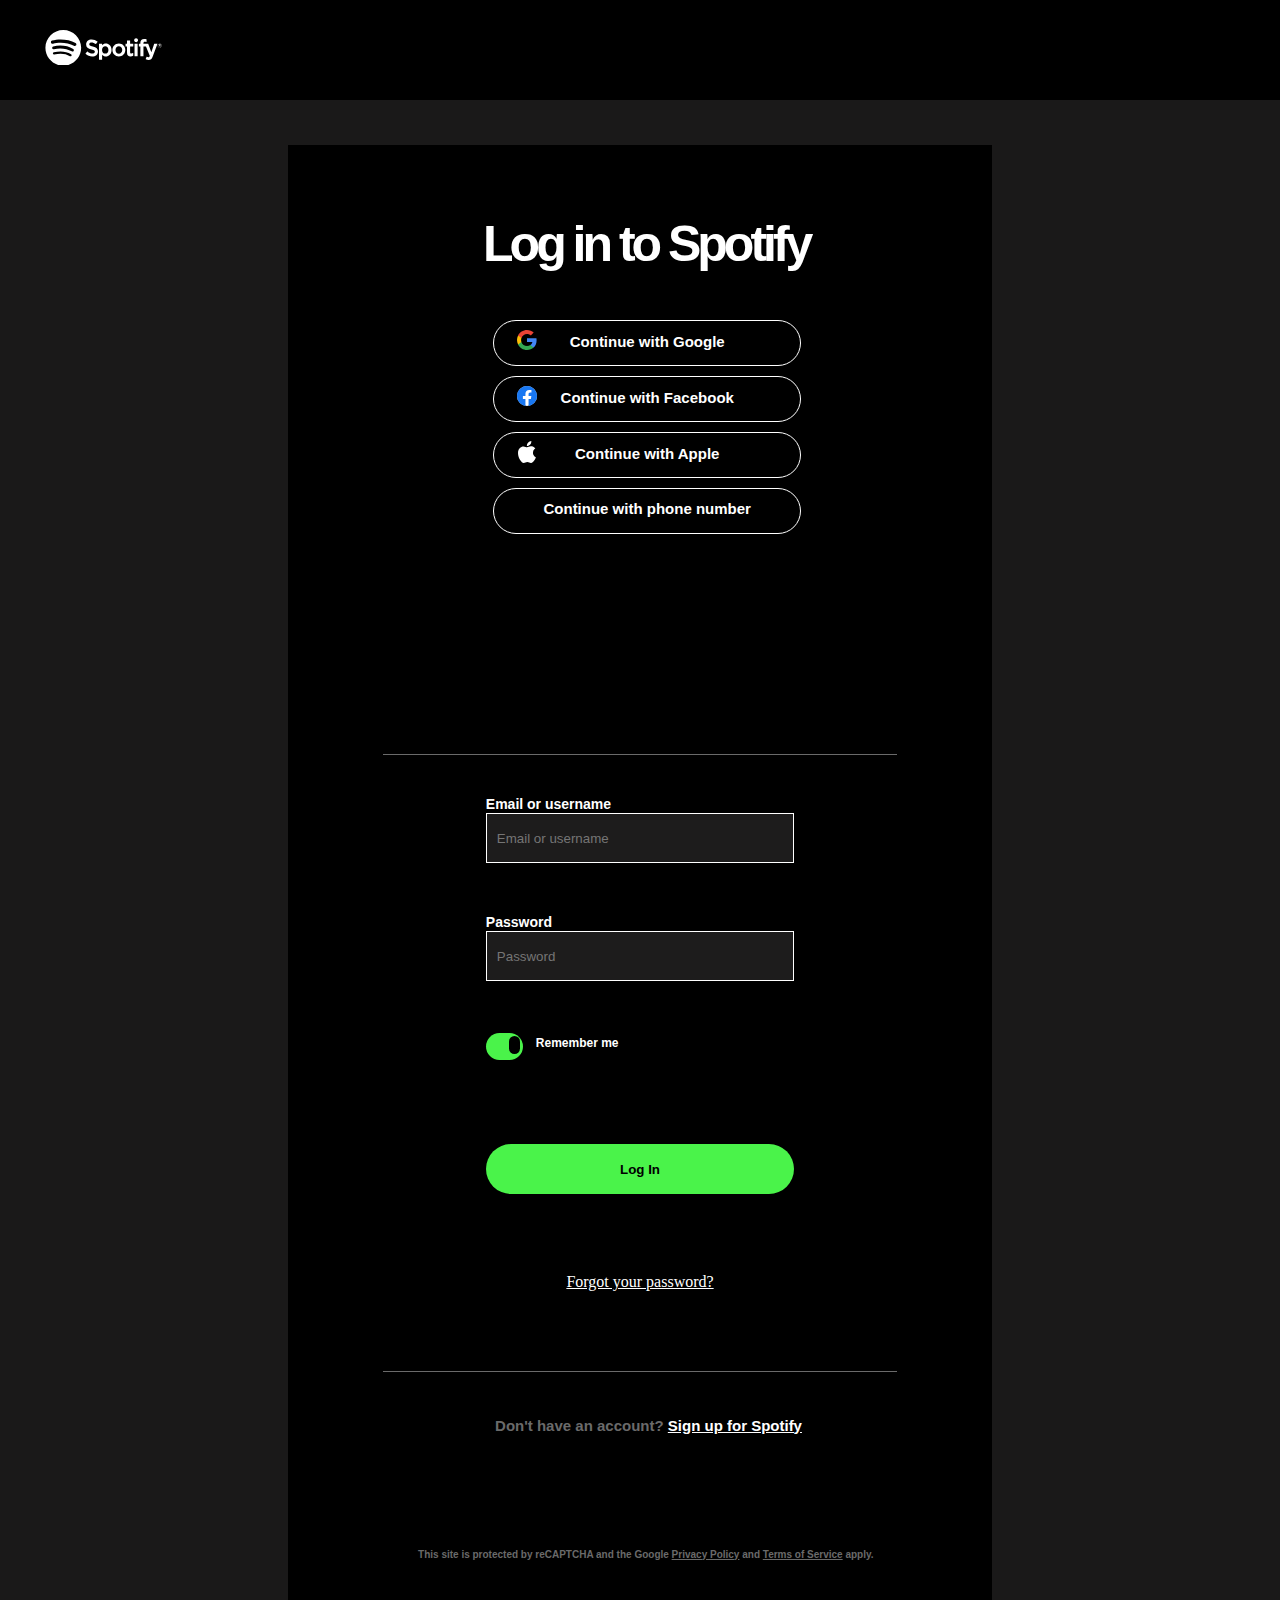
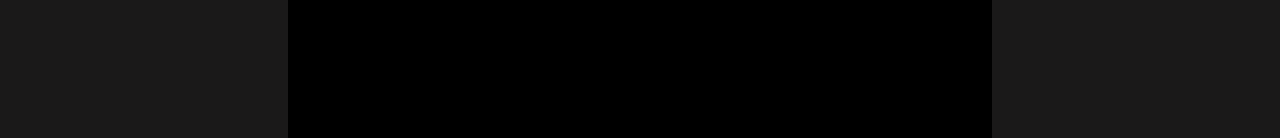
<file: clone project/login.html>
<!DOCTYPE html>
<html lang="en">
<head>
    <meta charset="UTF-8">
    <meta name="viewport" content="width=device-width, initial-scale=1.0">
    <title>Login - Spotify</title>
    <link rel="stylesheet" href="./login.css">
    <link rel="icon" href="./assest/favicon-96x96.png">
</head>
<body>
    <section id="navbar">
        <article>
              <div class="logo">
                 <svg role="img" viewBox="0 0 78 24" aria-label="Spotify" aria-hidden="false" height="24" data-encore-id="logoSpotify" class="Svg-sc-6c3c1v-0 dDJltW"><title>Spotify</title><path d="M31.8234 11.0782C29.8042 10.5836 29.4444 10.2376 29.4444 9.50832C29.4444 8.8202 30.077 8.35677 31.0159 8.35677C31.9262 8.35677 32.8296 8.70885 33.7765 9.43308C33.8051 9.45515 33.8407 9.46318 33.8763 9.45816C33.8937 9.45541 33.9104 9.4491 33.9253 9.43962C33.9403 9.43013 33.9532 9.41767 33.9633 9.40299L34.9496 7.97659C34.9691 7.9483 34.9774 7.91361 34.9728 7.87941C34.9682 7.84522 34.9511 7.81402 34.9249 7.79203C33.7982 6.86416 32.5291 6.41378 31.0456 6.41378C28.8653 6.41378 27.3422 7.75591 27.3422 9.67684C27.3422 11.7372 28.6567 12.4654 30.927 13.0292C32.8592 13.4856 33.1854 13.8688 33.1854 14.5529C33.1854 15.3102 32.5262 15.7817 31.4647 15.7817C30.2855 15.7817 29.3239 15.3744 28.2485 14.4185C28.2354 14.4066 28.22 14.3975 28.2033 14.3918C28.1866 14.3861 28.169 14.3839 28.1515 14.3853C28.1339 14.3867 28.1168 14.3917 28.1012 14.4C28.0856 14.4083 28.0719 14.4197 28.0607 14.4335L26.9547 15.7837C26.9322 15.8106 26.921 15.8454 26.9234 15.8806C26.9258 15.9158 26.9416 15.9487 26.9676 15.9722C28.2199 17.1188 29.7587 17.7236 31.4192 17.7236C33.7695 17.7236 35.2877 16.4066 35.2877 14.3683C35.2877 12.645 34.2845 11.6921 31.8234 11.0782ZM42.31 13.3873C42.31 14.8418 41.4363 15.8579 40.185 15.8579C38.9496 15.8579 38.0165 14.7966 38.0165 13.3873C38.0165 11.9789 38.9486 10.9177 40.186 10.9177C41.4165 10.9177 42.31 11.9559 42.31 13.3873ZM40.6041 9.03385C39.5861 9.03385 38.7499 9.44613 38.061 10.2897V9.3408C38.0613 9.30506 38.0476 9.27066 38.023 9.2451C37.9984 9.21955 37.9648 9.20491 37.9296 9.20438H36.1209C36.1033 9.20451 36.086 9.20814 36.0699 9.21507C36.0537 9.222 36.0391 9.23208 36.0268 9.24475C36.0145 9.25742 36.0048 9.27242 35.9982 9.2889C35.9916 9.30538 35.9883 9.32302 35.9884 9.3408V19.8873C35.9884 19.9626 36.0477 20.0237 36.1209 20.0237H37.9296C37.9648 20.0232 37.9984 20.0086 38.023 19.983C38.0476 19.9575 38.0613 19.9231 38.061 19.8873V16.5581C38.7509 17.3515 39.5861 17.7387 40.6041 17.7387C42.4968 17.7387 44.4123 16.2441 44.4123 13.3873C44.4123 10.5295 42.4968 9.03385 40.6041 9.03385ZM49.3235 15.8729C48.0267 15.8729 47.0502 14.8046 47.0502 13.3873C47.0502 11.9649 47.9931 10.9317 49.2938 10.9317C50.5985 10.9317 51.5819 12.001 51.5819 13.4194C51.5819 14.8408 50.6331 15.8729 49.3235 15.8729ZM49.3235 9.03486C46.8862 9.03486 44.9766 10.9608 44.9766 13.4184C44.9766 15.8499 46.8733 17.7557 49.2938 17.7557C51.739 17.7557 53.6545 15.8368 53.6545 13.3873C53.6545 10.9468 51.7529 9.03385 49.3235 9.03385V9.03486ZM58.8592 9.20438H56.8697V7.11795C56.8699 7.10013 56.8667 7.08243 56.8601 7.06589C56.8536 7.04935 56.8439 7.0343 56.8316 7.0216C56.8192 7.00891 56.8046 6.99883 56.7884 6.99195C56.7722 6.98507 56.7548 6.98152 56.7372 6.98153H54.9285C54.8935 6.98205 54.86 6.99655 54.8354 7.02189C54.8108 7.04723 54.797 7.08137 54.797 7.11694V9.20438H53.9273C53.9098 9.20451 53.8925 9.20815 53.8764 9.21509C53.8604 9.22203 53.8458 9.23213 53.8336 9.24481C53.8213 9.25749 53.8117 9.2725 53.8052 9.28898C53.7988 9.30545 53.7956 9.32306 53.7958 9.3408V10.9357C53.7958 11.0099 53.8551 11.0711 53.9273 11.0711H54.797V15.1969C54.797 16.864 55.6055 17.7096 57.2008 17.7096C57.8491 17.7096 58.3868 17.5722 58.8948 17.2763C58.9152 17.2644 58.9322 17.2474 58.944 17.2268C58.9558 17.2061 58.962 17.1827 58.962 17.1589V15.6402C58.962 15.6171 58.9561 15.5944 58.9451 15.5743C58.934 15.5541 58.9181 15.5371 58.8988 15.5249C58.8797 15.5128 58.8578 15.5059 58.8353 15.5048C58.8128 15.5038 58.7904 15.5086 58.7703 15.5188C58.4214 15.6994 58.0853 15.7817 57.7088 15.7817C57.1286 15.7817 56.8687 15.5108 56.8687 14.906V11.0701H58.8592C58.8768 11.07 58.8941 11.0664 58.9102 11.0594C58.9264 11.0525 58.941 11.0424 58.9533 11.0298C58.9656 11.0171 58.9753 11.0021 58.9819 10.9856C58.9885 10.9691 58.9918 10.9515 58.9917 10.9337V9.33879C58.9918 9.32106 58.9885 9.30347 58.9819 9.28705C58.9753 9.27062 58.9655 9.25569 58.9532 9.2431C58.9409 9.23051 58.9263 9.22052 58.9101 9.2137C58.894 9.20689 58.8767 9.20338 58.8592 9.20338V9.20438ZM65.7926 9.21241V8.95662C65.7926 8.20229 66.0743 7.86525 66.7069 7.86525C67.0834 7.86525 67.3869 7.94249 67.7259 8.05885C67.7458 8.06532 67.7669 8.06688 67.7876 8.06339C67.8082 8.0599 67.8277 8.05146 67.8445 8.03879C67.8617 8.02619 67.8757 8.0096 67.8853 7.99041C67.8949 7.97122 67.8999 7.94998 67.8998 7.92845V6.36563C67.9001 6.33654 67.891 6.30815 67.8741 6.28466C67.8572 6.26118 67.8333 6.24384 67.8059 6.23523C67.3194 6.08322 66.8126 6.00877 66.3036 6.01455C64.6333 6.01455 63.7497 6.97952 63.7497 8.80314V9.19635H62.8809C62.8457 9.19662 62.812 9.211 62.7872 9.23637C62.7624 9.26174 62.7485 9.29603 62.7485 9.33177V10.9347C62.7485 11.0099 62.8078 11.0711 62.8809 11.0711H63.7507V17.4348C63.7507 17.51 63.809 17.5702 63.8821 17.5702H65.6908C65.763 17.5702 65.8223 17.51 65.8223 17.4348V11.0701H67.5114L70.098 17.4317C69.8044 18.1008 69.5148 18.2342 69.1214 18.2342C68.8022 18.2342 68.4671 18.1359 68.1232 17.9433C68.1073 17.9346 68.0898 17.9292 68.0718 17.9275C68.0538 17.9257 68.0357 17.9277 68.0184 17.9333C68.0012 17.9395 67.9854 17.9491 67.9719 17.9617C67.9585 17.9743 67.9478 17.9896 67.9403 18.0065L67.3276 19.3858C67.3133 19.4168 67.3112 19.4522 67.3217 19.4848C67.3321 19.5174 67.3544 19.5447 67.3839 19.5613C67.9715 19.9033 68.6389 20.0787 69.3162 20.0689C70.6504 20.0689 71.3888 19.4309 72.0401 17.7136L75.1772 9.39697C75.1851 9.37633 75.1879 9.35406 75.1855 9.33206C75.1831 9.31005 75.1755 9.28896 75.1633 9.27058C75.1514 9.25244 75.1352 9.23756 75.1162 9.22724C75.0973 9.21693 75.0761 9.21149 75.0546 9.2114H73.1718C73.1441 9.21153 73.1172 9.22039 73.0947 9.23674C73.0722 9.25309 73.0553 9.27614 73.0462 9.30268L71.1179 14.9541L69.0058 9.29867C68.9965 9.27304 68.9797 9.25092 68.9576 9.23531C68.9355 9.21971 68.9092 9.21136 68.8823 9.2114H65.7926V9.21241ZM61.7729 9.20438H59.9642C59.929 9.20491 59.8954 9.21955 59.8708 9.2451C59.8462 9.27066 59.8325 9.30506 59.8328 9.3408V17.4348C59.8328 17.51 59.8921 17.5702 59.9652 17.5702H61.7739C61.8461 17.5702 61.9054 17.51 61.9054 17.4348V9.3398C61.9054 9.30406 61.8915 9.26976 61.8666 9.2444C61.8418 9.21903 61.8082 9.20464 61.7729 9.20438ZM60.8775 5.51902C60.5318 5.52114 60.2011 5.6624 59.958 5.91179C59.7148 6.16117 59.5792 6.49829 59.5807 6.84912C59.5798 7.023 59.6127 7.19536 59.6774 7.35636C59.7421 7.51736 59.8375 7.66384 59.958 7.78745C60.0785 7.91105 60.2218 8.00936 60.3797 8.07675C60.5377 8.14414 60.7071 8.1793 60.8785 8.18022C61.2243 8.1781 61.5552 8.0367 61.7983 7.7871C62.0415 7.53749 62.177 7.20012 62.1752 6.84912C62.1752 6.11385 61.5931 5.51902 60.8775 5.51902ZM76.7951 10.0099H76.464V10.4432H76.7951C76.9602 10.4432 77.059 10.3599 77.059 10.2265C77.059 10.0851 76.9602 10.0099 76.7951 10.0099ZM77.0096 10.6278L77.3704 11.1454H77.0659L76.7427 10.6709H76.464V11.1454H76.21V9.77414H76.805C77.1154 9.77414 77.3199 9.93764 77.3199 10.2115C77.3243 10.3067 77.2956 10.4005 77.2389 10.4765C77.1822 10.5526 77.1011 10.6061 77.0096 10.6278ZM76.7279 9.31873C76.0756 9.31873 75.5824 9.85037 75.5824 10.5014C75.5824 11.1514 76.0726 11.676 76.721 11.676C77.3733 11.676 77.8675 11.1444 77.8675 10.4934C77.8675 9.84335 77.3763 9.31873 76.7279 9.31873ZM76.721 11.8064C76.5529 11.806 76.3865 11.7719 76.2315 11.706C76.0764 11.6401 75.9357 11.5437 75.8175 11.4224C75.6993 11.3012 75.6058 11.1573 75.5426 10.9993C75.4794 10.8412 75.4475 10.672 75.449 10.5014C75.449 9.78517 76.0123 9.18833 76.7279 9.18833C76.896 9.18872 77.0624 9.22285 77.2174 9.28874C77.3725 9.35464 77.5132 9.451 77.6314 9.57229C77.7496 9.69358 77.8431 9.8374 77.9063 9.99547C77.9696 10.1535 78.0014 10.3228 77.9999 10.4934C77.9999 11.2096 77.4366 11.8074 76.721 11.8074V11.8064Z M19.0985 10.6382C15.2302 8.34115 8.85004 8.13001 5.15734 9.25061C4.56443 9.4307 3.93745 9.09586 3.75774 8.50285C3.57803 7.90967 3.91237 7.283 4.50579 7.10274C8.74454 5.81575 15.7911 6.06437 20.244 8.70775C20.7776 9.02438 20.9524 9.71333 20.6363 10.2458C20.3199 10.7793 19.6303 10.9549 19.0985 10.6382ZM17.6847 14.3488C14.4602 12.3664 9.54258 11.7923 5.72724 12.9502C5.23257 13.0996 4.71006 12.8208 4.55976 12.327C4.41084 11.8322 4.68965 11.3109 5.1838 11.1605C9.54206 9.83755 14.9602 10.4784 18.6638 12.7544C19.1038 13.0254 19.2424 13.6014 18.9717 14.0407C18.7003 14.481 18.1247 14.6191 17.6847 14.3488ZM16.475 17.5571C13.657 15.8349 10.1104 15.446 5.93306 16.4002C5.53058 16.4923 5.12966 16.2401 5.03782 15.8377C4.94546 15.4352 5.19677 15.0339 5.60011 14.9421C10.1715 13.8972 14.0923 14.3469 17.2554 16.2796C17.6079 16.4949 17.7191 16.9557 17.5034 17.3084C17.2879 17.6619 16.8275 17.7727 16.475 17.5571ZM0 11.9998C0 18.6277 5.37285 24 12 24C18.6277 24 24 18.6277 24 11.9998C24 5.37264 18.6277 0 12 0C5.37285 0 0 5.37264 0 11.9998Z"></path></svg>
              </div>
        </article>
 </section>
 <!-- ------------------------------------------navbar---------------------------------------------- -->
 <section id="home">
    <div class="m1">
        <div class="m2">
            <div class="n1">
                <h1>Log in to Spotify</h1>
                <div class="n2">
                <button class="b1">
                    <img src="./assest/l1.svg">
                    <h2>Continue with Google</h2>
                </button> 
                <button class="b2">
                    <img src="./assest/l2.svg">
                    <h2>Continue with Facebook</h2>
                </button>
                <button class="b3">
                    <img src="./assest/l3.svg">
                    <h2>Continue with Apple</h2>
                </button>
                <button class="b4">
                    <h2>Continue with phone number</h2>
                </button>
             </div>
            </div>
            <div class="q1">
                <div class="r1">
                    <div class="l1">
                        <label for="">Email or username</label>
                        <input type="email" placeholder="Email or username">
                    </div>
                    <div class="l2">
                        <label for="">Password</label>
                        <input type="password" placeholder="Password">
                    </div>
                    <div class="l3">
                        <div class="a1">
                            <p>Remember me</p>
                            <div class="b1">
                                <div class="bb1"></div>  
                            </div>
                        </div>
                    </div>
                    <div class="l4">
                        <button>Log In</button>
                    </div>
                    <div class="l5">
                        <a href="" class="a1">Forgot your password?</a>
                    </div>
                </div>
            </div>
            <div class="r2">
                
                    <h2>Don't have an account? <a href="">Sign up for Spotify</a></h2>
                    <p>This site is protected by reCAPTCHA and the Google <a href="">Privacy Policy</a> and <a href="">Terms of Service</a> apply.</p>
                
                </div>
               
        </div>
    </div>
 </section>
</body>
</html>
</file>
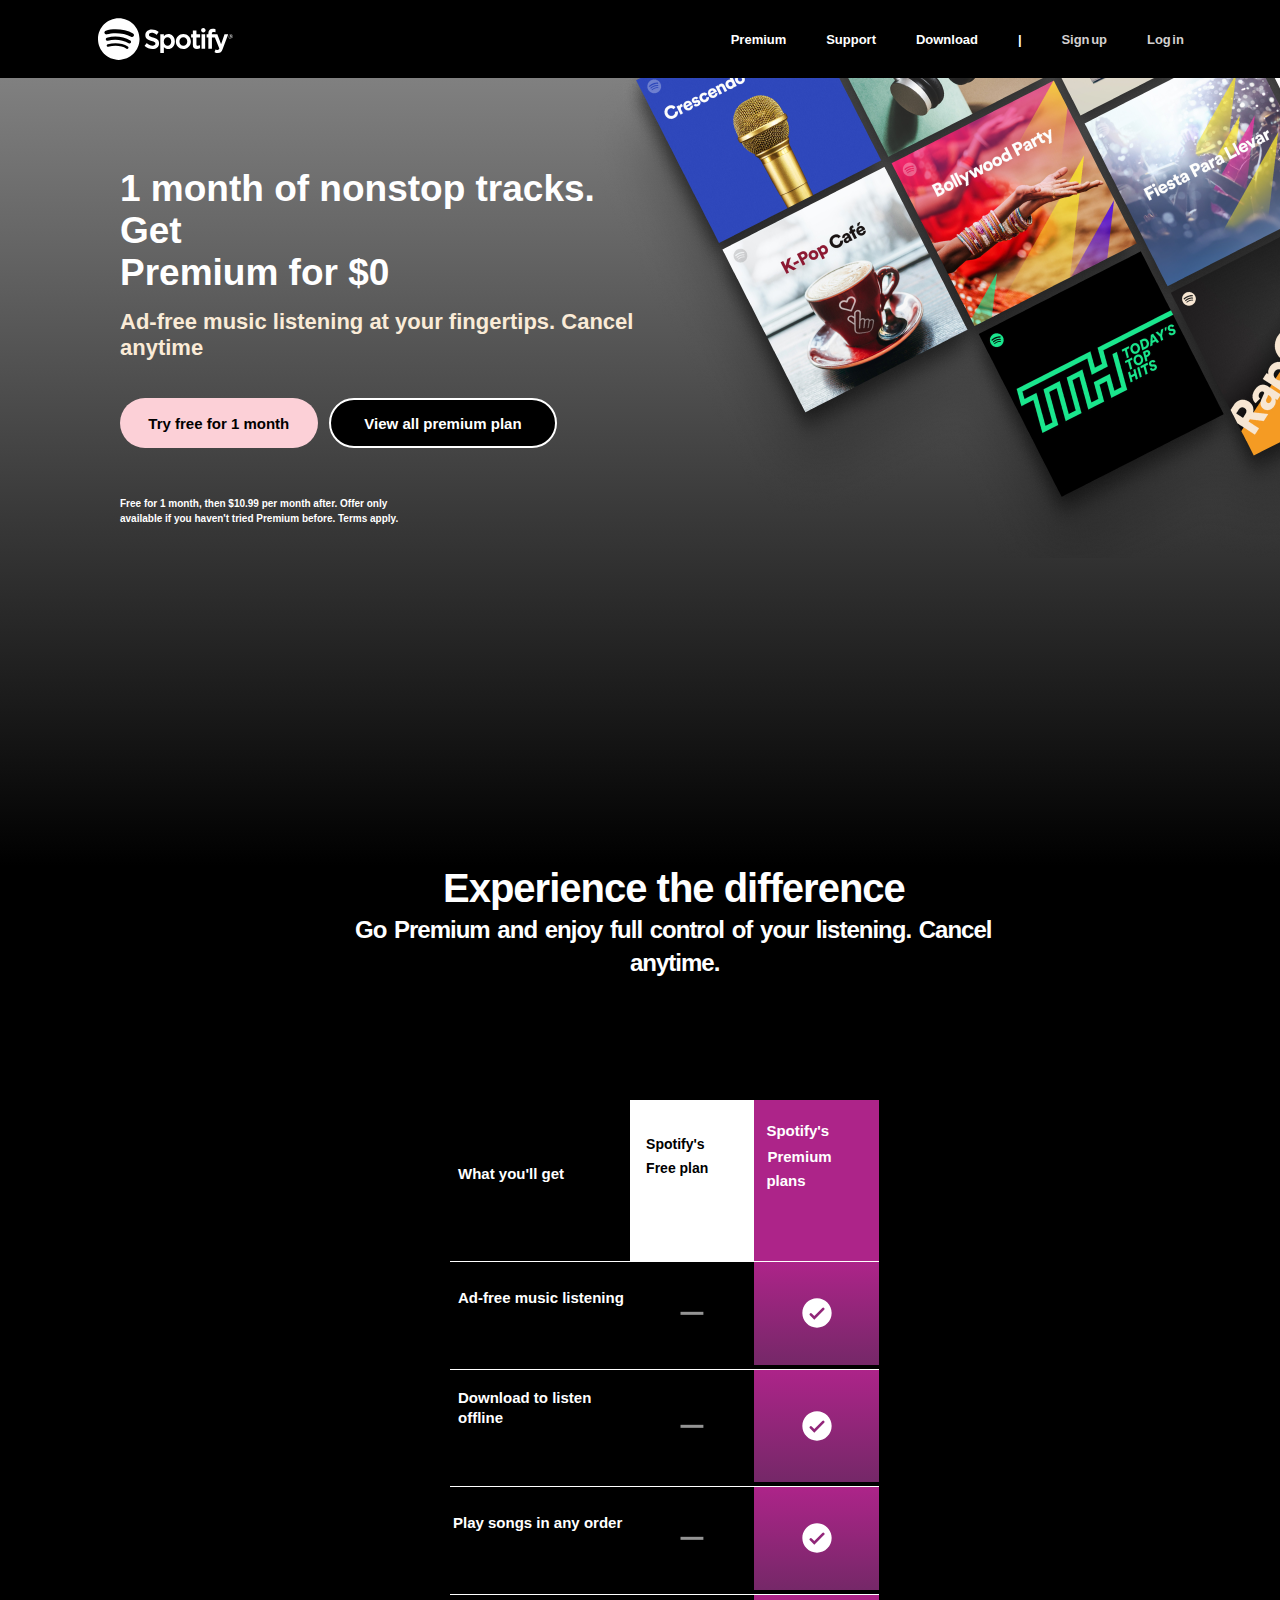
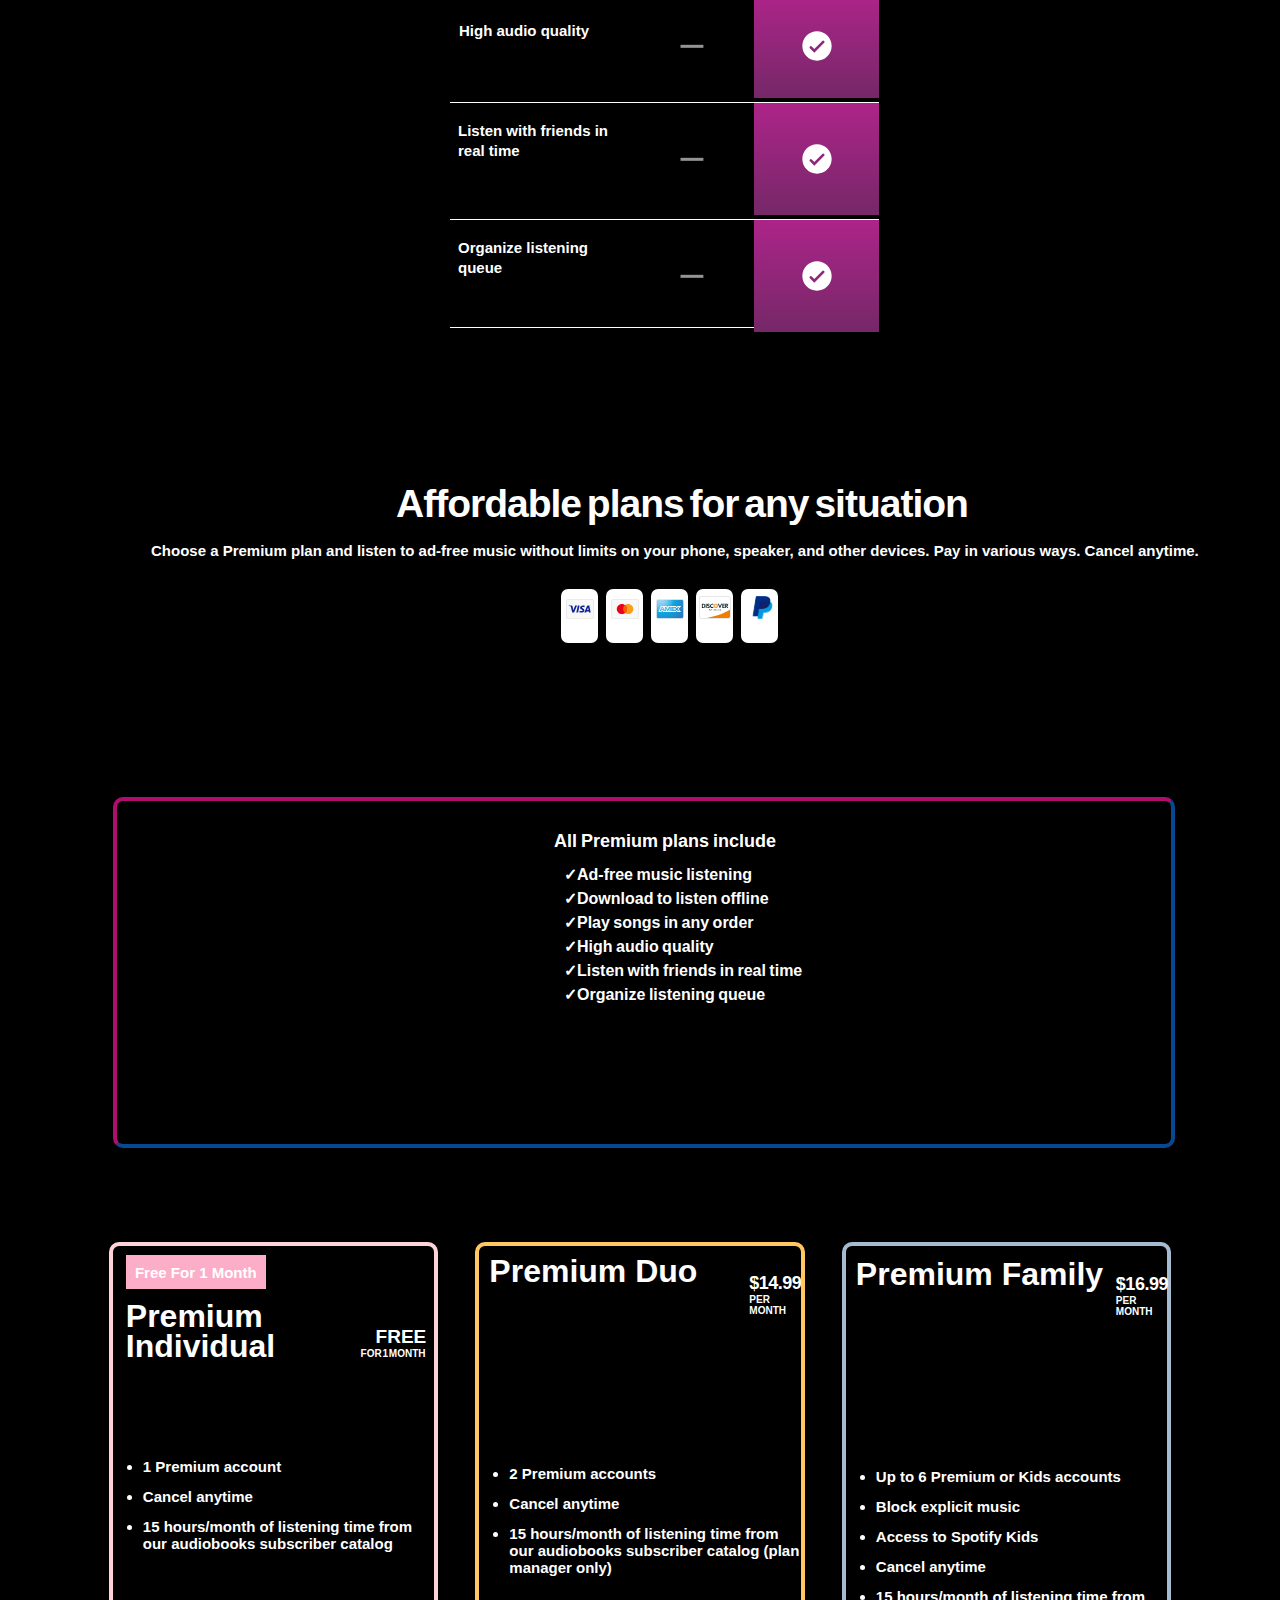
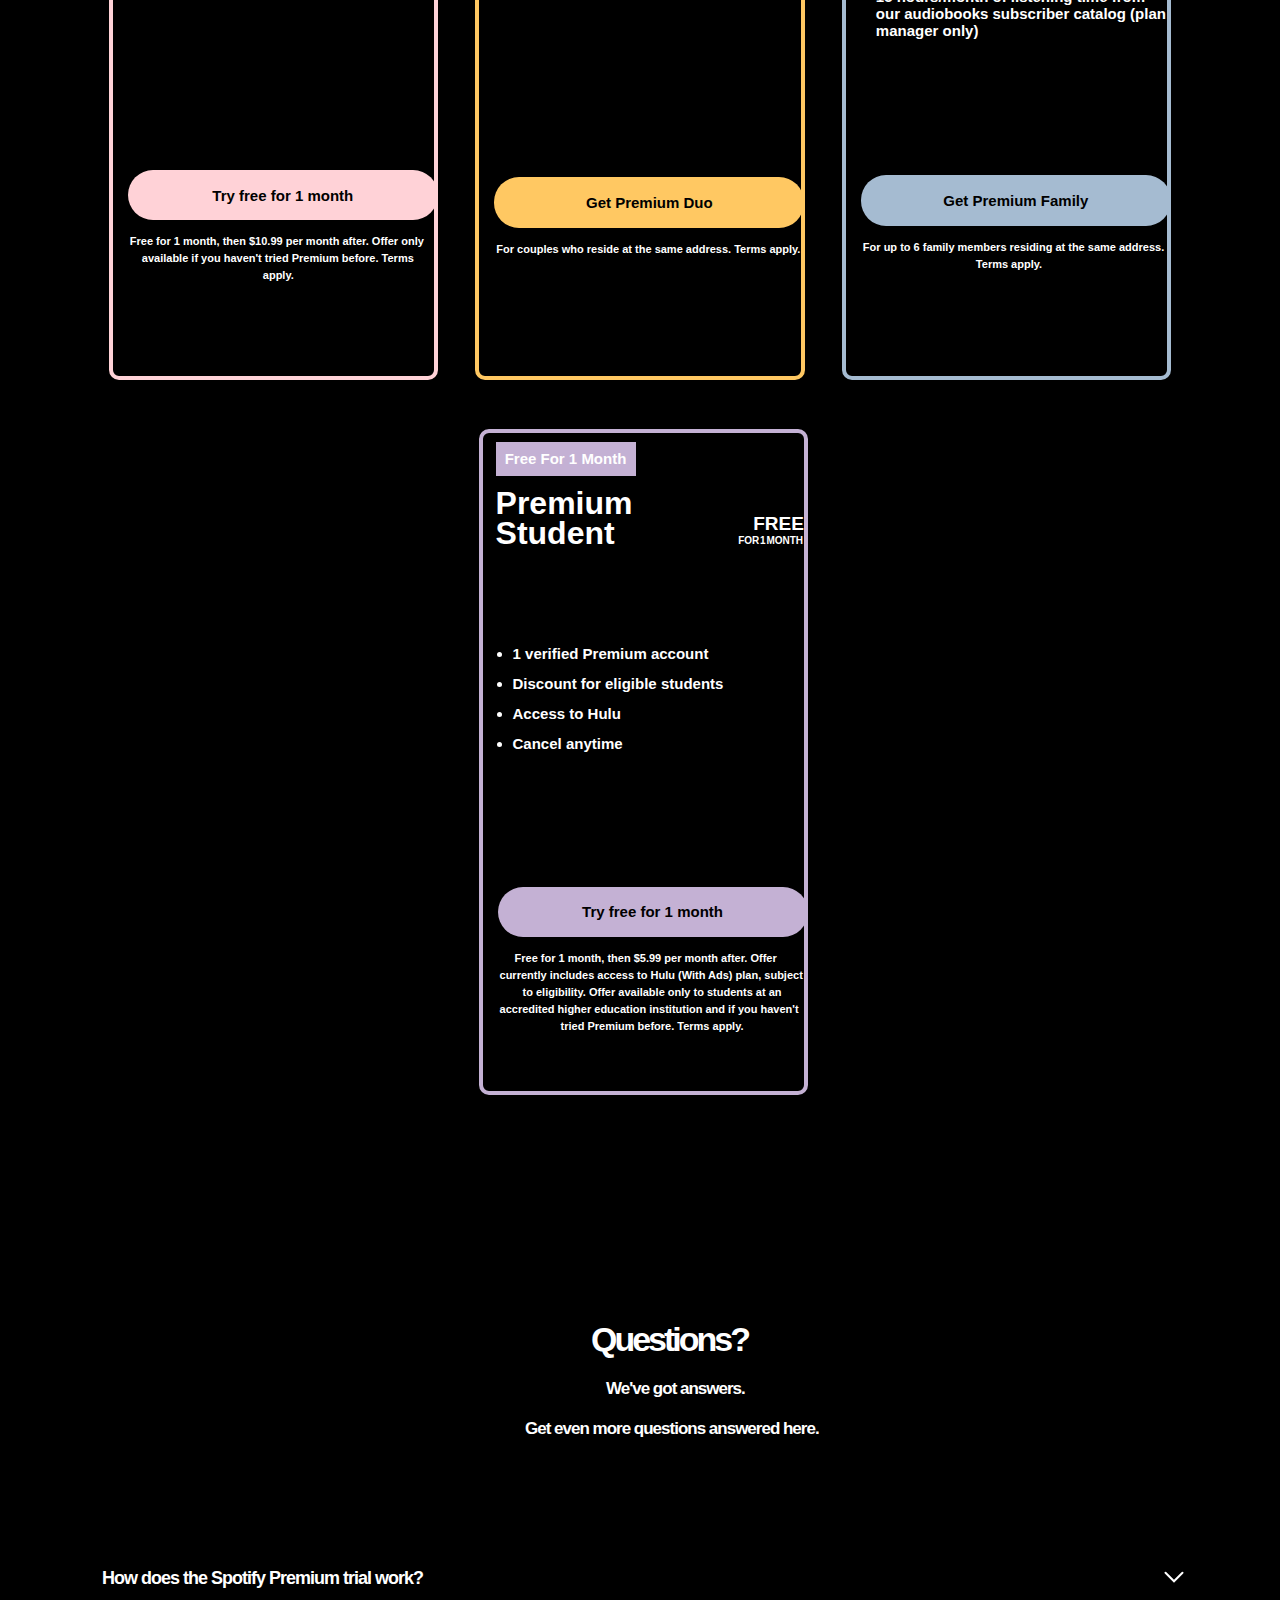
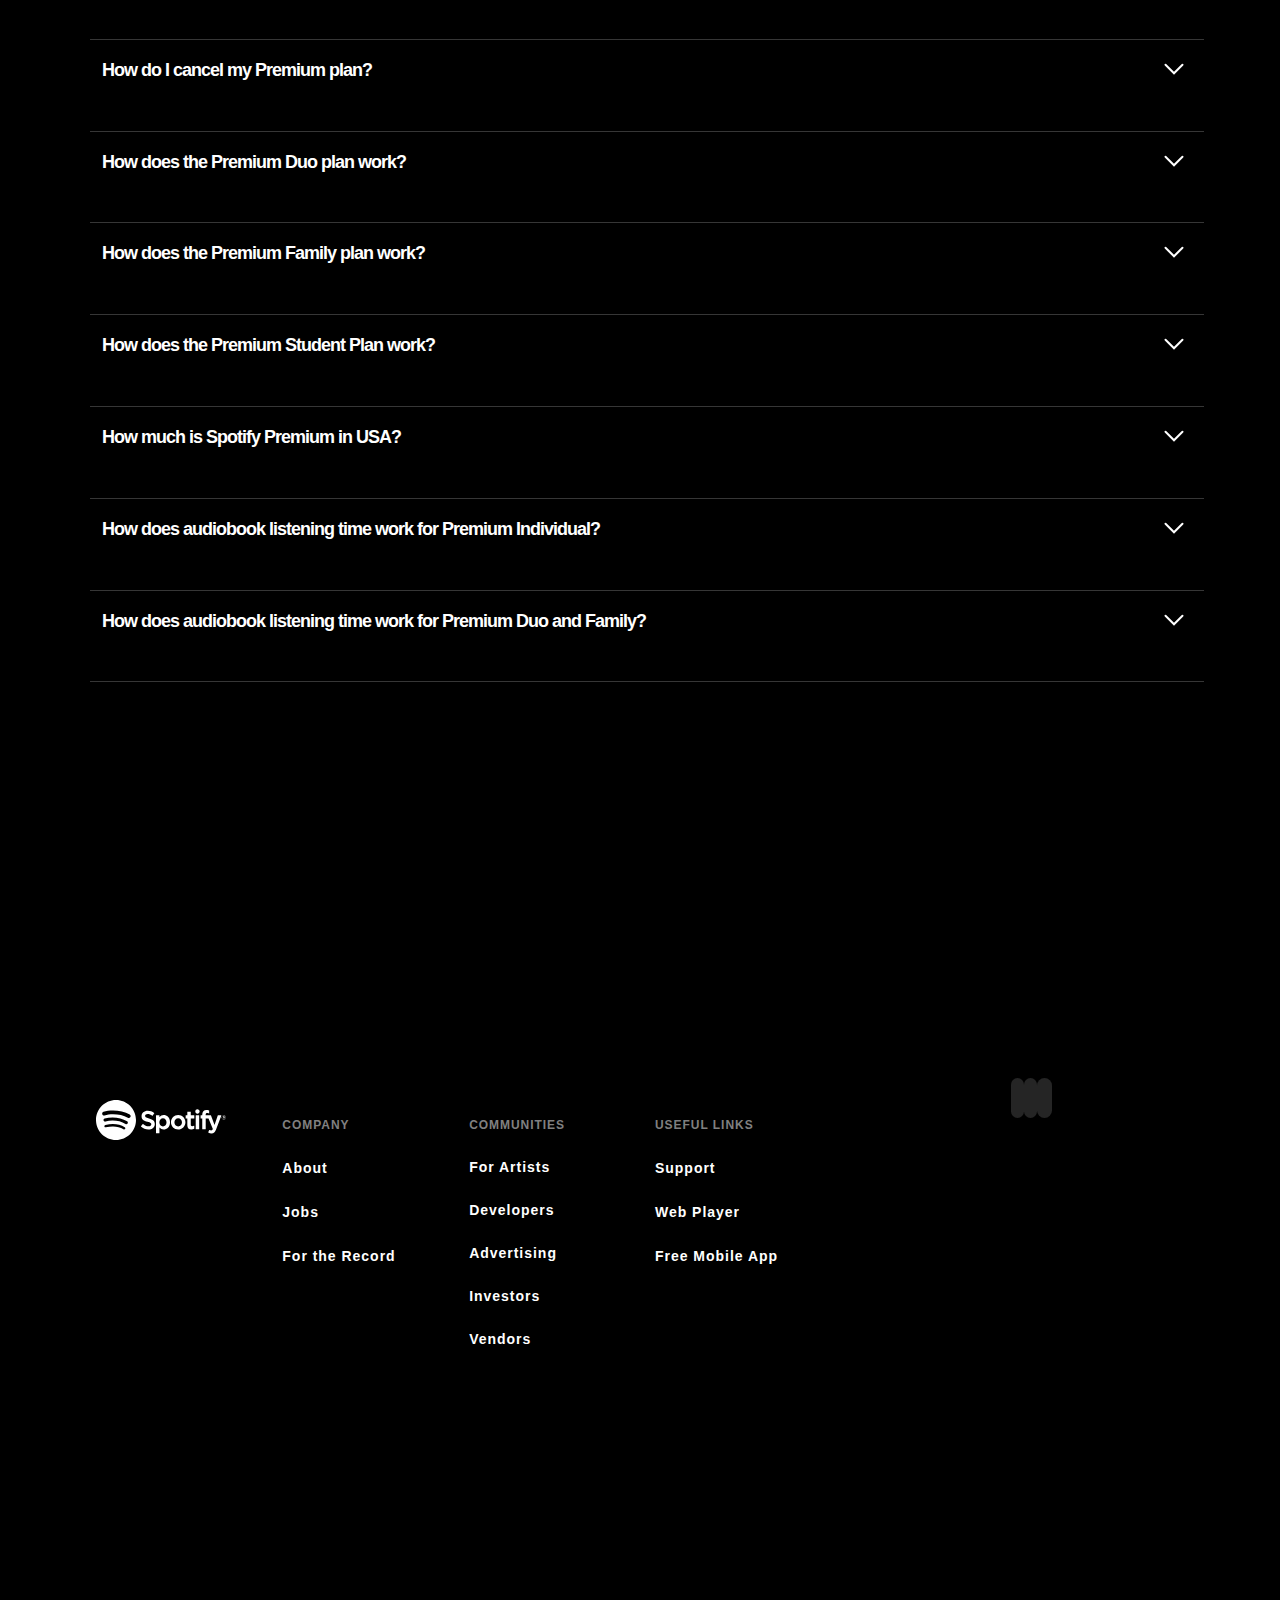
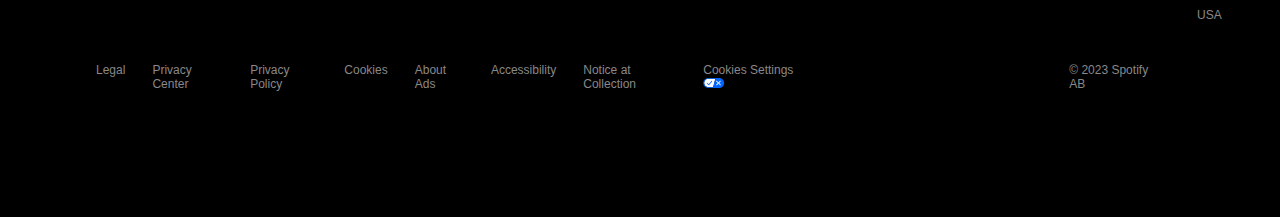
<file: clone project/premium.html>
<!DOCTYPE html>
<html lang="en">
<head>
    <meta charset="UTF-8">
    <meta name="viewport" content="width=device-width, initial-scale=1.0">
    <title>spotify premium-Try free for 1 month</title>
    <link rel="stylesheet" href="./premium.css">
    <link rel="icon" href="./assest/favicon-96x96.png">
    <link rel="stylesheet" href="https://cdnjs.cloudflare.com/ajax/libs/font-awesome/6.4.2/css/all.min.css" integrity="sha512-z3gLpd7yknf1YoNbCzqRKc4qyor8gaKU1qmn+CShxbuBusANI9QpRohGBreCFkKxLhei6S9CQXFEbbKuqLg0DA==" crossorigin="anonymous" referrerpolicy="no-referrer" />
</head>
<body>
    <section id="navbar">
        <article>
              <div class="logo">
                 <svg role="img" viewBox="0 0 78 24" aria-label="Spotify" aria-hidden="false" height="24" data-encore-id="logoSpotify" class="Svg-sc-6c3c1v-0 dDJltW"><title>Spotify</title><path d="M31.8234 11.0782C29.8042 10.5836 29.4444 10.2376 29.4444 9.50832C29.4444 8.8202 30.077 8.35677 31.0159 8.35677C31.9262 8.35677 32.8296 8.70885 33.7765 9.43308C33.8051 9.45515 33.8407 9.46318 33.8763 9.45816C33.8937 9.45541 33.9104 9.4491 33.9253 9.43962C33.9403 9.43013 33.9532 9.41767 33.9633 9.40299L34.9496 7.97659C34.9691 7.9483 34.9774 7.91361 34.9728 7.87941C34.9682 7.84522 34.9511 7.81402 34.9249 7.79203C33.7982 6.86416 32.5291 6.41378 31.0456 6.41378C28.8653 6.41378 27.3422 7.75591 27.3422 9.67684C27.3422 11.7372 28.6567 12.4654 30.927 13.0292C32.8592 13.4856 33.1854 13.8688 33.1854 14.5529C33.1854 15.3102 32.5262 15.7817 31.4647 15.7817C30.2855 15.7817 29.3239 15.3744 28.2485 14.4185C28.2354 14.4066 28.22 14.3975 28.2033 14.3918C28.1866 14.3861 28.169 14.3839 28.1515 14.3853C28.1339 14.3867 28.1168 14.3917 28.1012 14.4C28.0856 14.4083 28.0719 14.4197 28.0607 14.4335L26.9547 15.7837C26.9322 15.8106 26.921 15.8454 26.9234 15.8806C26.9258 15.9158 26.9416 15.9487 26.9676 15.9722C28.2199 17.1188 29.7587 17.7236 31.4192 17.7236C33.7695 17.7236 35.2877 16.4066 35.2877 14.3683C35.2877 12.645 34.2845 11.6921 31.8234 11.0782ZM42.31 13.3873C42.31 14.8418 41.4363 15.8579 40.185 15.8579C38.9496 15.8579 38.0165 14.7966 38.0165 13.3873C38.0165 11.9789 38.9486 10.9177 40.186 10.9177C41.4165 10.9177 42.31 11.9559 42.31 13.3873ZM40.6041 9.03385C39.5861 9.03385 38.7499 9.44613 38.061 10.2897V9.3408C38.0613 9.30506 38.0476 9.27066 38.023 9.2451C37.9984 9.21955 37.9648 9.20491 37.9296 9.20438H36.1209C36.1033 9.20451 36.086 9.20814 36.0699 9.21507C36.0537 9.222 36.0391 9.23208 36.0268 9.24475C36.0145 9.25742 36.0048 9.27242 35.9982 9.2889C35.9916 9.30538 35.9883 9.32302 35.9884 9.3408V19.8873C35.9884 19.9626 36.0477 20.0237 36.1209 20.0237H37.9296C37.9648 20.0232 37.9984 20.0086 38.023 19.983C38.0476 19.9575 38.0613 19.9231 38.061 19.8873V16.5581C38.7509 17.3515 39.5861 17.7387 40.6041 17.7387C42.4968 17.7387 44.4123 16.2441 44.4123 13.3873C44.4123 10.5295 42.4968 9.03385 40.6041 9.03385ZM49.3235 15.8729C48.0267 15.8729 47.0502 14.8046 47.0502 13.3873C47.0502 11.9649 47.9931 10.9317 49.2938 10.9317C50.5985 10.9317 51.5819 12.001 51.5819 13.4194C51.5819 14.8408 50.6331 15.8729 49.3235 15.8729ZM49.3235 9.03486C46.8862 9.03486 44.9766 10.9608 44.9766 13.4184C44.9766 15.8499 46.8733 17.7557 49.2938 17.7557C51.739 17.7557 53.6545 15.8368 53.6545 13.3873C53.6545 10.9468 51.7529 9.03385 49.3235 9.03385V9.03486ZM58.8592 9.20438H56.8697V7.11795C56.8699 7.10013 56.8667 7.08243 56.8601 7.06589C56.8536 7.04935 56.8439 7.0343 56.8316 7.0216C56.8192 7.00891 56.8046 6.99883 56.7884 6.99195C56.7722 6.98507 56.7548 6.98152 56.7372 6.98153H54.9285C54.8935 6.98205 54.86 6.99655 54.8354 7.02189C54.8108 7.04723 54.797 7.08137 54.797 7.11694V9.20438H53.9273C53.9098 9.20451 53.8925 9.20815 53.8764 9.21509C53.8604 9.22203 53.8458 9.23213 53.8336 9.24481C53.8213 9.25749 53.8117 9.2725 53.8052 9.28898C53.7988 9.30545 53.7956 9.32306 53.7958 9.3408V10.9357C53.7958 11.0099 53.8551 11.0711 53.9273 11.0711H54.797V15.1969C54.797 16.864 55.6055 17.7096 57.2008 17.7096C57.8491 17.7096 58.3868 17.5722 58.8948 17.2763C58.9152 17.2644 58.9322 17.2474 58.944 17.2268C58.9558 17.2061 58.962 17.1827 58.962 17.1589V15.6402C58.962 15.6171 58.9561 15.5944 58.9451 15.5743C58.934 15.5541 58.9181 15.5371 58.8988 15.5249C58.8797 15.5128 58.8578 15.5059 58.8353 15.5048C58.8128 15.5038 58.7904 15.5086 58.7703 15.5188C58.4214 15.6994 58.0853 15.7817 57.7088 15.7817C57.1286 15.7817 56.8687 15.5108 56.8687 14.906V11.0701H58.8592C58.8768 11.07 58.8941 11.0664 58.9102 11.0594C58.9264 11.0525 58.941 11.0424 58.9533 11.0298C58.9656 11.0171 58.9753 11.0021 58.9819 10.9856C58.9885 10.9691 58.9918 10.9515 58.9917 10.9337V9.33879C58.9918 9.32106 58.9885 9.30347 58.9819 9.28705C58.9753 9.27062 58.9655 9.25569 58.9532 9.2431C58.9409 9.23051 58.9263 9.22052 58.9101 9.2137C58.894 9.20689 58.8767 9.20338 58.8592 9.20338V9.20438ZM65.7926 9.21241V8.95662C65.7926 8.20229 66.0743 7.86525 66.7069 7.86525C67.0834 7.86525 67.3869 7.94249 67.7259 8.05885C67.7458 8.06532 67.7669 8.06688 67.7876 8.06339C67.8082 8.0599 67.8277 8.05146 67.8445 8.03879C67.8617 8.02619 67.8757 8.0096 67.8853 7.99041C67.8949 7.97122 67.8999 7.94998 67.8998 7.92845V6.36563C67.9001 6.33654 67.891 6.30815 67.8741 6.28466C67.8572 6.26118 67.8333 6.24384 67.8059 6.23523C67.3194 6.08322 66.8126 6.00877 66.3036 6.01455C64.6333 6.01455 63.7497 6.97952 63.7497 8.80314V9.19635H62.8809C62.8457 9.19662 62.812 9.211 62.7872 9.23637C62.7624 9.26174 62.7485 9.29603 62.7485 9.33177V10.9347C62.7485 11.0099 62.8078 11.0711 62.8809 11.0711H63.7507V17.4348C63.7507 17.51 63.809 17.5702 63.8821 17.5702H65.6908C65.763 17.5702 65.8223 17.51 65.8223 17.4348V11.0701H67.5114L70.098 17.4317C69.8044 18.1008 69.5148 18.2342 69.1214 18.2342C68.8022 18.2342 68.4671 18.1359 68.1232 17.9433C68.1073 17.9346 68.0898 17.9292 68.0718 17.9275C68.0538 17.9257 68.0357 17.9277 68.0184 17.9333C68.0012 17.9395 67.9854 17.9491 67.9719 17.9617C67.9585 17.9743 67.9478 17.9896 67.9403 18.0065L67.3276 19.3858C67.3133 19.4168 67.3112 19.4522 67.3217 19.4848C67.3321 19.5174 67.3544 19.5447 67.3839 19.5613C67.9715 19.9033 68.6389 20.0787 69.3162 20.0689C70.6504 20.0689 71.3888 19.4309 72.0401 17.7136L75.1772 9.39697C75.1851 9.37633 75.1879 9.35406 75.1855 9.33206C75.1831 9.31005 75.1755 9.28896 75.1633 9.27058C75.1514 9.25244 75.1352 9.23756 75.1162 9.22724C75.0973 9.21693 75.0761 9.21149 75.0546 9.2114H73.1718C73.1441 9.21153 73.1172 9.22039 73.0947 9.23674C73.0722 9.25309 73.0553 9.27614 73.0462 9.30268L71.1179 14.9541L69.0058 9.29867C68.9965 9.27304 68.9797 9.25092 68.9576 9.23531C68.9355 9.21971 68.9092 9.21136 68.8823 9.2114H65.7926V9.21241ZM61.7729 9.20438H59.9642C59.929 9.20491 59.8954 9.21955 59.8708 9.2451C59.8462 9.27066 59.8325 9.30506 59.8328 9.3408V17.4348C59.8328 17.51 59.8921 17.5702 59.9652 17.5702H61.7739C61.8461 17.5702 61.9054 17.51 61.9054 17.4348V9.3398C61.9054 9.30406 61.8915 9.26976 61.8666 9.2444C61.8418 9.21903 61.8082 9.20464 61.7729 9.20438ZM60.8775 5.51902C60.5318 5.52114 60.2011 5.6624 59.958 5.91179C59.7148 6.16117 59.5792 6.49829 59.5807 6.84912C59.5798 7.023 59.6127 7.19536 59.6774 7.35636C59.7421 7.51736 59.8375 7.66384 59.958 7.78745C60.0785 7.91105 60.2218 8.00936 60.3797 8.07675C60.5377 8.14414 60.7071 8.1793 60.8785 8.18022C61.2243 8.1781 61.5552 8.0367 61.7983 7.7871C62.0415 7.53749 62.177 7.20012 62.1752 6.84912C62.1752 6.11385 61.5931 5.51902 60.8775 5.51902ZM76.7951 10.0099H76.464V10.4432H76.7951C76.9602 10.4432 77.059 10.3599 77.059 10.2265C77.059 10.0851 76.9602 10.0099 76.7951 10.0099ZM77.0096 10.6278L77.3704 11.1454H77.0659L76.7427 10.6709H76.464V11.1454H76.21V9.77414H76.805C77.1154 9.77414 77.3199 9.93764 77.3199 10.2115C77.3243 10.3067 77.2956 10.4005 77.2389 10.4765C77.1822 10.5526 77.1011 10.6061 77.0096 10.6278ZM76.7279 9.31873C76.0756 9.31873 75.5824 9.85037 75.5824 10.5014C75.5824 11.1514 76.0726 11.676 76.721 11.676C77.3733 11.676 77.8675 11.1444 77.8675 10.4934C77.8675 9.84335 77.3763 9.31873 76.7279 9.31873ZM76.721 11.8064C76.5529 11.806 76.3865 11.7719 76.2315 11.706C76.0764 11.6401 75.9357 11.5437 75.8175 11.4224C75.6993 11.3012 75.6058 11.1573 75.5426 10.9993C75.4794 10.8412 75.4475 10.672 75.449 10.5014C75.449 9.78517 76.0123 9.18833 76.7279 9.18833C76.896 9.18872 77.0624 9.22285 77.2174 9.28874C77.3725 9.35464 77.5132 9.451 77.6314 9.57229C77.7496 9.69358 77.8431 9.8374 77.9063 9.99547C77.9696 10.1535 78.0014 10.3228 77.9999 10.4934C77.9999 11.2096 77.4366 11.8074 76.721 11.8074V11.8064Z M19.0985 10.6382C15.2302 8.34115 8.85004 8.13001 5.15734 9.25061C4.56443 9.4307 3.93745 9.09586 3.75774 8.50285C3.57803 7.90967 3.91237 7.283 4.50579 7.10274C8.74454 5.81575 15.7911 6.06437 20.244 8.70775C20.7776 9.02438 20.9524 9.71333 20.6363 10.2458C20.3199 10.7793 19.6303 10.9549 19.0985 10.6382ZM17.6847 14.3488C14.4602 12.3664 9.54258 11.7923 5.72724 12.9502C5.23257 13.0996 4.71006 12.8208 4.55976 12.327C4.41084 11.8322 4.68965 11.3109 5.1838 11.1605C9.54206 9.83755 14.9602 10.4784 18.6638 12.7544C19.1038 13.0254 19.2424 13.6014 18.9717 14.0407C18.7003 14.481 18.1247 14.6191 17.6847 14.3488ZM16.475 17.5571C13.657 15.8349 10.1104 15.446 5.93306 16.4002C5.53058 16.4923 5.12966 16.2401 5.03782 15.8377C4.94546 15.4352 5.19677 15.0339 5.60011 14.9421C10.1715 13.8972 14.0923 14.3469 17.2554 16.2796C17.6079 16.4949 17.7191 16.9557 17.5034 17.3084C17.2879 17.6619 16.8275 17.7727 16.475 17.5571ZM0 11.9998C0 18.6277 5.37285 24 12 24C18.6277 24 24 18.6277 24 11.9998C24 5.37264 18.6277 0 12 0C5.37285 0 0 5.37264 0 11.9998Z"></path></svg>
              </div>
              <div class="menu">
                 <ol>
                     <li><a href=""class="a">Premium</a></li>
                     <li><a href="./support.html"class="a">Support</a></li>
                     <li><a href="./download.html"class="a">Download</a></li>
                     <li><a href="">|</a></li>
                     <li><a href="./signup.html"class="b">Sign up</a></li>
                     <li><a href="./login.html"class="b">Log in</a></li>
                   
                 </ol>
              </div>
        </article>
 </section>
 <!-- ------------------------------------------navbar over------------------------------------- -->
 <section id="home">
   <div class="text">
    <h1>1 month of nonstop tracks. Get <br>Premium for $0</h1>
    <h2>Ad-free music listening at your fingertips. Cancel <br> anytime</h2>
    <button class="b1">Try free for 1 month</button>
    <button class="b2">View all premium plan</button>
    <p>Free for 1 month, then $10.99 per month after. Offer only <br> available if you haven't tried Premium before. Terms apply.</p>
   </div>
   <div class="pic">
    <img src="./assest/perimium img.png">
</div>
 </section>
 <!-- ---------------------------------------------home over--------------------------------------- -->
 <section id="home1">
          <div class="text1">
             <h1>Experience the difference</h1>
             <h2>Go Premium and enjoy full control of your listening. Cancel</h2>
             <h2 class="h2">anytime.</h2>
          </div>
          <div class="table">
              <div class="d1">
                <div class="dd1">
                    <h2>What you'll get</h2>
                </div>
                <div class="dd2">
                    <p>Spotify's </p>
                    <p class="p1">Free plan</p>
                </div>
                <div class="dd3">
                    <p class="pp1">Spotify's</p>
                    <p class="pp2">Premium</p>
                    <p class="pp3">plans</p>
                </div>
              </div>
              <div class="d2">
                <div class="e1">
                    <h2>Ad-free music listening</h2>
                </div>
                <div class="e2">
                    <svg width="24" height="4" viewBox="0 0 24 4" fill="none" xmlns="http://www.w3.org/2000/svg"><title>not included</title><rect x="0.513672" y="0.826172" width="22.8767" height="3" fill="#949494"></rect></svg>
                </div>
                <div class="e3">
                    <svg role="img" height="32" width="32" aria-hidden="true" viewBox="0 0 24 24" data-encore-id="icon" class="Svg-sc-ytk21e-0 ldgdZj"><path d="M1 12C1 5.925 5.925 1 12 1s11 4.925 11 11-4.925 11-11 11S1 18.075 1 12zm16.398-2.38a1 1 0 0 0-1.414-1.413l-6.011 6.01-1.894-1.893a1 1 0 0 0-1.414 1.414l3.308 3.308 7.425-7.425z"></path></svg>
                </div>
              </div>
              <div class="d3">
                <div class="e1">
                    <h2>Download to listen <br> offline</h2>
                </div>
                <div class="e2">
                    <svg width="24" height="4" viewBox="0 0 24 4" fill="none" xmlns="http://www.w3.org/2000/svg"><title>not included</title><rect x="0.513672" y="0.826172" width="22.8767" height="3" fill="#949494"></rect></svg>
                </div>
                <div class="e3">
                    <svg role="img" height="32" width="32" aria-hidden="true" viewBox="0 0 24 24" data-encore-id="icon" class="Svg-sc-ytk21e-0 ldgdZj"><path d="M1 12C1 5.925 5.925 1 12 1s11 4.925 11 11-4.925 11-11 11S1 18.075 1 12zm16.398-2.38a1 1 0 0 0-1.414-1.413l-6.011 6.01-1.894-1.893a1 1 0 0 0-1.414 1.414l3.308 3.308 7.425-7.425z"></path></svg>
                </div>
              </div>
              <div class="d4">
                <div class="e1">
                    <h2>Play songs in any order</h2>
                </div>
                <div class="e2">
                    <svg width="24" height="4" viewBox="0 0 24 4" fill="none" xmlns="http://www.w3.org/2000/svg"><title>not included</title><rect x="0.513672" y="0.826172" width="22.8767" height="3" fill="#949494"></rect></svg>
                </div>
                <div class="e3">
                    <svg role="img" height="32" width="32" aria-hidden="true" viewBox="0 0 24 24" data-encore-id="icon" class="Svg-sc-ytk21e-0 ldgdZj"><path d="M1 12C1 5.925 5.925 1 12 1s11 4.925 11 11-4.925 11-11 11S1 18.075 1 12zm16.398-2.38a1 1 0 0 0-1.414-1.413l-6.011 6.01-1.894-1.893a1 1 0 0 0-1.414 1.414l3.308 3.308 7.425-7.425z"></path></svg>
                </div>
              </div>
              <div class="d5">
                <div class="e1">
                    <h2>High audio quality</h2>
                </div>
                <div class="e2">
                    <svg width="24" height="4" viewBox="0 0 24 4" fill="none" xmlns="http://www.w3.org/2000/svg"><title>not included</title><rect x="0.513672" y="0.826172" width="22.8767" height="3" fill="#949494"></rect></svg>
                </div>
                <div class="e3">
                    <svg role="img" height="32" width="32" aria-hidden="true" viewBox="0 0 24 24" data-encore-id="icon" class="Svg-sc-ytk21e-0 ldgdZj"><path d="M1 12C1 5.925 5.925 1 12 1s11 4.925 11 11-4.925 11-11 11S1 18.075 1 12zm16.398-2.38a1 1 0 0 0-1.414-1.413l-6.011 6.01-1.894-1.893a1 1 0 0 0-1.414 1.414l3.308 3.308 7.425-7.425z"></path></svg>
                </div>
              </div>
              <div class="d6">
                <div class="e1">
                    <h2>Listen with friends in <br>real time</h2>
                </div>
                <div class="e2">
                    <svg width="24" height="4" viewBox="0 0 24 4" fill="none" xmlns="http://www.w3.org/2000/svg"><title>not included</title><rect x="0.513672" y="0.826172" width="22.8767" height="3" fill="#949494"></rect></svg>
                </div>
                <div class="e3">
                    <svg role="img" height="32" width="32" aria-hidden="true" viewBox="0 0 24 24" data-encore-id="icon" class="Svg-sc-ytk21e-0 ldgdZj"><path d="M1 12C1 5.925 5.925 1 12 1s11 4.925 11 11-4.925 11-11 11S1 18.075 1 12zm16.398-2.38a1 1 0 0 0-1.414-1.413l-6.011 6.01-1.894-1.893a1 1 0 0 0-1.414 1.414l3.308 3.308 7.425-7.425z"></path></svg>
                </div>
              </div>
              <div class="d7">
                <div class="e1">
                    <h2>Organize listening <br> queue</h2>
                </div>
                <div class="e2">
                    <svg width="24" height="4" viewBox="0 0 24 4" fill="none" xmlns="http://www.w3.org/2000/svg"><title>not included</title><rect x="0.513672" y="0.826172" width="22.8767" height="3" fill="#949494"></rect></svg>
                </div>
                <div class="e3">
                    <svg role="img" height="32" width="32" aria-hidden="true" viewBox="0 0 24 24" data-encore-id="icon" class="Svg-sc-ytk21e-0 ldgdZj"><path d="M1 12C1 5.925 5.925 1 12 1s11 4.925 11 11-4.925 11-11 11S1 18.075 1 12zm16.398-2.38a1 1 0 0 0-1.414-1.413l-6.011 6.01-1.894-1.893a1 1 0 0 0-1.414 1.414l3.308 3.308 7.425-7.425z"></path></svg>
                </div>
              </div>
          </div>
 </section>
 <!-- --------------------------------------------home1 over----------------------------------------------- -->
 <section id="home2">
    <div class="text1">
        <h1>Affordable plans for any situation</h1>
        <p>Choose a Premium plan and listen to ad-free music without limits on your phone, speaker, and other devices. Pay in various ways. Cancel anytime.
        </p>
        <div class="i">
            <div class="i1">
                <img src="./assest/img1.svg" alt="">
            </div>
            <div class="i1">
                <img src="./assest/img2.svg" alt="">
            </div>
            <div class="i1">
                <img src="./assest/img3.svg" alt="">
            </div>
            <div class="i2">
                <img src="./assest/img4.svg" alt="">
            </div>
            <div class="i3">
                <img src="./assest/img5.png" alt="">
            </div>
        </div>
    </div>
     <div class="text2">
        <h3>All Premium plans include</h3>
       <ol>
        <li>Ad-free music listening</li>
        <li>Download to listen offline</li>
        <li>Play songs in any order</li>
        <li>High audio quality</li>
        <li>Listen with friends in real time</li>
        <li>Organize listening queue</li>
       </ol>
     </div>
 </section>
 <!-- ---------------------------------------------home2 over--------------------------------------------------- -->
 <section id="home3">
    <div class="img">
         <div class="img1">
            <div class="p1">
                <div class="pp1">
                <button class="b">Free For 1 Month</button>
                <h1>Premium <br> Individual</h1>
                </div>
            <div class="pp2">
                <h2>FREE</h2>
                <p>FOR 1 MONTH</p>
            </div>
            </div>
            <div class="p2">
                <ul>
                    <li>1 Premium account</li>
                    <li>Cancel anytime</li>
                    <li>15 hours/month of listening time from <br>our audiobooks subscriber catalog</li>
                </ul>
            </div>
            <div class="p3">
                <button class="c">Try free for 1 month</button>
                <p>Free for 1 month, then $10.99 per month after. Offer only</p> 
                <p class="pp"> available if you haven't tried Premium before. Terms</p>
                <p class="pps"> apply.</p>
            </div>
         </div>
         <div class="img2">
            <div class="p11">
                <h1>Premium Duo</h1>
                <h2>$14.99</h2>
                <p>PER MONTH</p>
            </div>
            <div class="p12">
                <ul>
                    <li>2 Premium accounts</li>
                    <li>Cancel anytime</li>
                    <li>
                        15 hours/month of listening time from <br> our audiobooks subscriber catalog (plan <br> manager only)</li>
                </ul>
            </div>
            <div class="p13">
                <button class="c">Get Premium Duo </button>
                <p>For couples who reside at the same address. Terms apply.</p>
            </div>
         </div>
         <div class="img3">
            <div class="p21">
                <h1>Premium Family</h1>
                <h2>$16.99</h2>
                <p>PER MONTH</p>
            </div>
            <div class="p22">
                <ul>
                    <li>Up to 6 Premium or Kids accounts</li>
                    <li>Block explicit music</li>
                    <li>Access to Spotify Kids</li>
                    <li>Cancel anytime</li>
                    <li>15 hours/month of listening time from <br> our audiobooks subscriber catalog (plan <br> manager only)</li>
                </ul>
            </div>
            <div class="p23">
                <button class="d">Get Premium Family</button>
                <p>For up to 6 family members residing at the same address.</p>
                <p class="p">Terms apply.</p>
            </div>
         </div>
    </div>
 </section>
 <!-- ----------------------------------------------home3 over--------------------------------------- -->
 <section id="home4">
    <div class="img">
        <div class="img4">
           <div class="p1">
               <div class="pp1">
               <button class="b">Free For 1 Month</button>
               <h1>Premium Student</h1>
               </div>
           <div class="pp2">
               <h2>FREE</h2>
               <p>FOR 1 MONTH</p>
           </div>
           </div>
           <div class="p2">
               <ul>
                   <li>1 verified Premium account</li>
                   <li>Discount for eligible students</li>
                   <li>Access to Hulu</li>
                   <li>Cancel anytime</li>
               </ul>
           </div>
           <div class="p3">
               <button class="d">Try free for 1 month</button>
               <p>Free for 1 month, then $5.99 per month after. Offer</p> 
               <p class="pp">currently includes access to Hulu (With Ads) plan, subject</p>
               <p class="pps">to eligibility. Offer available only to students at an</p>
               <p class="pps1">accredited higher education institution and if you haven't</p>
               <p class="pps2">tried Premium before. Terms apply.</p>
           </div>
        </div>
 </section>
 <!-- ---------------------------------------------home4 over---------------------------------------------- -->
 <section id="home5">
    <div class="d1">
        <h1>Questions?</h1>
        <p>We've got answers.</p>
        <p class="p1">Get even more questions answered here.</p>
    </div>
    <div class="d2">
        <div class="dd2">
            <div class="q">
                <h1>How does the Spotify Premium trial work?</h1>
            </div>
            <div class="ico">
                <svg role="img" height="24" width="24" aria-hidden="true" class="Svg-sc-ytk21e-0 ldgdZj sc-c630f568-2 dIjLwQ" viewBox="0 0 24 24" data-encore-id="icon"><path d="M2.793 15.957a1 1 0 0 0 1.414 0L12 8.164l7.793 7.793a1 1 0 1 0 1.414-1.414L12 5.336l-9.207 9.207a1 1 0 0 0 0 1.414z"></path></svg>
            </div>
        </div>
        <div class="dd2">
            <div class="q">
                <h1>How do I cancel my Premium plan?</h1>
            </div>
            <div class="ico">
                <svg role="img" height="24" width="24" aria-hidden="true" class="Svg-sc-ytk21e-0 ldgdZj sc-c630f568-2 dIjLwQ" viewBox="0 0 24 24" data-encore-id="icon"><path d="M2.793 15.957a1 1 0 0 0 1.414 0L12 8.164l7.793 7.793a1 1 0 1 0 1.414-1.414L12 5.336l-9.207 9.207a1 1 0 0 0 0 1.414z"></path></svg>
            </div>
        </div>
        <div class="dd2">
            <div class="q">
                <h1>How does the Premium Duo plan work?</h1>
            </div>
            <div class="ico">
                <svg role="img" height="24" width="24" aria-hidden="true" class="Svg-sc-ytk21e-0 ldgdZj sc-c630f568-2 dIjLwQ" viewBox="0 0 24 24" data-encore-id="icon"><path d="M2.793 15.957a1 1 0 0 0 1.414 0L12 8.164l7.793 7.793a1 1 0 1 0 1.414-1.414L12 5.336l-9.207 9.207a1 1 0 0 0 0 1.414z"></path></svg>
            </div>
        </div>
        <div class="dd2">
            <div class="q">
                <h1>How does the Premium Family plan work?</h1>
            </div>
            <div class="ico">
                <svg role="img" height="24" width="24" aria-hidden="true" class="Svg-sc-ytk21e-0 ldgdZj sc-c630f568-2 dIjLwQ" viewBox="0 0 24 24" data-encore-id="icon"><path d="M2.793 15.957a1 1 0 0 0 1.414 0L12 8.164l7.793 7.793a1 1 0 1 0 1.414-1.414L12 5.336l-9.207 9.207a1 1 0 0 0 0 1.414z"></path></svg>
            </div>
        </div>
        <div class="dd2">
            <div class="q">
               <h1> How does the Premium Student Plan work?</h1>
            </div>
            <div class="ico">
                <svg role="img" height="24" width="24" aria-hidden="true" class="Svg-sc-ytk21e-0 ldgdZj sc-c630f568-2 dIjLwQ" viewBox="0 0 24 24" data-encore-id="icon"><path d="M2.793 15.957a1 1 0 0 0 1.414 0L12 8.164l7.793 7.793a1 1 0 1 0 1.414-1.414L12 5.336l-9.207 9.207a1 1 0 0 0 0 1.414z"></path></svg>
            </div>
        </div>
        <div class="dd2">
            <div class="q">
               <h1> How much is Spotify Premium in USA?</h1>
            </div>
            <div class="ico">
                <svg role="img" height="24" width="24" aria-hidden="true" class="Svg-sc-ytk21e-0 ldgdZj sc-c630f568-2 dIjLwQ" viewBox="0 0 24 24" data-encore-id="icon"><path d="M2.793 15.957a1 1 0 0 0 1.414 0L12 8.164l7.793 7.793a1 1 0 1 0 1.414-1.414L12 5.336l-9.207 9.207a1 1 0 0 0 0 1.414z"></path></svg>
            </div>
        </div>
        <div class="dd2">
            <div class="q">
               <h1> How does audiobook listening time work for Premium Individual?</h1>
            </div>
            <div class="ico">
                <svg role="img" height="24" width="24" aria-hidden="true" class="Svg-sc-ytk21e-0 ldgdZj sc-c630f568-2 dIjLwQ" viewBox="0 0 24 24" data-encore-id="icon"><path d="M2.793 15.957a1 1 0 0 0 1.414 0L12 8.164l7.793 7.793a1 1 0 1 0 1.414-1.414L12 5.336l-9.207 9.207a1 1 0 0 0 0 1.414z"></path></svg>
            </div>
        </div>
        <div class="dd2">
            <div class="q">
                <h1>How does audiobook listening time work for Premium Duo and Family?</h1>
            </div>
            <div class="ico">
                <svg role="img" height="24" width="24" aria-hidden="true" class="Svg-sc-ytk21e-0 ldgdZj sc-c630f568-2 dIjLwQ" viewBox="0 0 24 24" data-encore-id="icon"><path d="M2.793 15.957a1 1 0 0 0 1.414 0L12 8.164l7.793 7.793a1 1 0 1 0 1.414-1.414L12 5.336l-9.207 9.207a1 1 0 0 0 0 1.414z"></path></svg>
            </div>
        </div>
    </div>
 </section>
 <!-- ----------------------------------------home5 over--------------------------------------------- -->
 <section id="home6">
    <article>
        <div class="mnu">
          <div class="i">
               <svg role="img" viewBox="0 0 78 24" aria-label="Spotify" aria-hidden="false" height="24" data-encore-id="logoSpotify" class="Svg-sc-6c3c1v-0 dDJltW"><title>Spotify</title><path d="M31.8234 11.0782C29.8042 10.5836 29.4444 10.2376 29.4444 9.50832C29.4444 8.8202 30.077 8.35677 31.0159 8.35677C31.9262 8.35677 32.8296 8.70885 33.7765 9.43308C33.8051 9.45515 33.8407 9.46318 33.8763 9.45816C33.8937 9.45541 33.9104 9.4491 33.9253 9.43962C33.9403 9.43013 33.9532 9.41767 33.9633 9.40299L34.9496 7.97659C34.9691 7.9483 34.9774 7.91361 34.9728 7.87941C34.9682 7.84522 34.9511 7.81402 34.9249 7.79203C33.7982 6.86416 32.5291 6.41378 31.0456 6.41378C28.8653 6.41378 27.3422 7.75591 27.3422 9.67684C27.3422 11.7372 28.6567 12.4654 30.927 13.0292C32.8592 13.4856 33.1854 13.8688 33.1854 14.5529C33.1854 15.3102 32.5262 15.7817 31.4647 15.7817C30.2855 15.7817 29.3239 15.3744 28.2485 14.4185C28.2354 14.4066 28.22 14.3975 28.2033 14.3918C28.1866 14.3861 28.169 14.3839 28.1515 14.3853C28.1339 14.3867 28.1168 14.3917 28.1012 14.4C28.0856 14.4083 28.0719 14.4197 28.0607 14.4335L26.9547 15.7837C26.9322 15.8106 26.921 15.8454 26.9234 15.8806C26.9258 15.9158 26.9416 15.9487 26.9676 15.9722C28.2199 17.1188 29.7587 17.7236 31.4192 17.7236C33.7695 17.7236 35.2877 16.4066 35.2877 14.3683C35.2877 12.645 34.2845 11.6921 31.8234 11.0782ZM42.31 13.3873C42.31 14.8418 41.4363 15.8579 40.185 15.8579C38.9496 15.8579 38.0165 14.7966 38.0165 13.3873C38.0165 11.9789 38.9486 10.9177 40.186 10.9177C41.4165 10.9177 42.31 11.9559 42.31 13.3873ZM40.6041 9.03385C39.5861 9.03385 38.7499 9.44613 38.061 10.2897V9.3408C38.0613 9.30506 38.0476 9.27066 38.023 9.2451C37.9984 9.21955 37.9648 9.20491 37.9296 9.20438H36.1209C36.1033 9.20451 36.086 9.20814 36.0699 9.21507C36.0537 9.222 36.0391 9.23208 36.0268 9.24475C36.0145 9.25742 36.0048 9.27242 35.9982 9.2889C35.9916 9.30538 35.9883 9.32302 35.9884 9.3408V19.8873C35.9884 19.9626 36.0477 20.0237 36.1209 20.0237H37.9296C37.9648 20.0232 37.9984 20.0086 38.023 19.983C38.0476 19.9575 38.0613 19.9231 38.061 19.8873V16.5581C38.7509 17.3515 39.5861 17.7387 40.6041 17.7387C42.4968 17.7387 44.4123 16.2441 44.4123 13.3873C44.4123 10.5295 42.4968 9.03385 40.6041 9.03385ZM49.3235 15.8729C48.0267 15.8729 47.0502 14.8046 47.0502 13.3873C47.0502 11.9649 47.9931 10.9317 49.2938 10.9317C50.5985 10.9317 51.5819 12.001 51.5819 13.4194C51.5819 14.8408 50.6331 15.8729 49.3235 15.8729ZM49.3235 9.03486C46.8862 9.03486 44.9766 10.9608 44.9766 13.4184C44.9766 15.8499 46.8733 17.7557 49.2938 17.7557C51.739 17.7557 53.6545 15.8368 53.6545 13.3873C53.6545 10.9468 51.7529 9.03385 49.3235 9.03385V9.03486ZM58.8592 9.20438H56.8697V7.11795C56.8699 7.10013 56.8667 7.08243 56.8601 7.06589C56.8536 7.04935 56.8439 7.0343 56.8316 7.0216C56.8192 7.00891 56.8046 6.99883 56.7884 6.99195C56.7722 6.98507 56.7548 6.98152 56.7372 6.98153H54.9285C54.8935 6.98205 54.86 6.99655 54.8354 7.02189C54.8108 7.04723 54.797 7.08137 54.797 7.11694V9.20438H53.9273C53.9098 9.20451 53.8925 9.20815 53.8764 9.21509C53.8604 9.22203 53.8458 9.23213 53.8336 9.24481C53.8213 9.25749 53.8117 9.2725 53.8052 9.28898C53.7988 9.30545 53.7956 9.32306 53.7958 9.3408V10.9357C53.7958 11.0099 53.8551 11.0711 53.9273 11.0711H54.797V15.1969C54.797 16.864 55.6055 17.7096 57.2008 17.7096C57.8491 17.7096 58.3868 17.5722 58.8948 17.2763C58.9152 17.2644 58.9322 17.2474 58.944 17.2268C58.9558 17.2061 58.962 17.1827 58.962 17.1589V15.6402C58.962 15.6171 58.9561 15.5944 58.9451 15.5743C58.934 15.5541 58.9181 15.5371 58.8988 15.5249C58.8797 15.5128 58.8578 15.5059 58.8353 15.5048C58.8128 15.5038 58.7904 15.5086 58.7703 15.5188C58.4214 15.6994 58.0853 15.7817 57.7088 15.7817C57.1286 15.7817 56.8687 15.5108 56.8687 14.906V11.0701H58.8592C58.8768 11.07 58.8941 11.0664 58.9102 11.0594C58.9264 11.0525 58.941 11.0424 58.9533 11.0298C58.9656 11.0171 58.9753 11.0021 58.9819 10.9856C58.9885 10.9691 58.9918 10.9515 58.9917 10.9337V9.33879C58.9918 9.32106 58.9885 9.30347 58.9819 9.28705C58.9753 9.27062 58.9655 9.25569 58.9532 9.2431C58.9409 9.23051 58.9263 9.22052 58.9101 9.2137C58.894 9.20689 58.8767 9.20338 58.8592 9.20338V9.20438ZM65.7926 9.21241V8.95662C65.7926 8.20229 66.0743 7.86525 66.7069 7.86525C67.0834 7.86525 67.3869 7.94249 67.7259 8.05885C67.7458 8.06532 67.7669 8.06688 67.7876 8.06339C67.8082 8.0599 67.8277 8.05146 67.8445 8.03879C67.8617 8.02619 67.8757 8.0096 67.8853 7.99041C67.8949 7.97122 67.8999 7.94998 67.8998 7.92845V6.36563C67.9001 6.33654 67.891 6.30815 67.8741 6.28466C67.8572 6.26118 67.8333 6.24384 67.8059 6.23523C67.3194 6.08322 66.8126 6.00877 66.3036 6.01455C64.6333 6.01455 63.7497 6.97952 63.7497 8.80314V9.19635H62.8809C62.8457 9.19662 62.812 9.211 62.7872 9.23637C62.7624 9.26174 62.7485 9.29603 62.7485 9.33177V10.9347C62.7485 11.0099 62.8078 11.0711 62.8809 11.0711H63.7507V17.4348C63.7507 17.51 63.809 17.5702 63.8821 17.5702H65.6908C65.763 17.5702 65.8223 17.51 65.8223 17.4348V11.0701H67.5114L70.098 17.4317C69.8044 18.1008 69.5148 18.2342 69.1214 18.2342C68.8022 18.2342 68.4671 18.1359 68.1232 17.9433C68.1073 17.9346 68.0898 17.9292 68.0718 17.9275C68.0538 17.9257 68.0357 17.9277 68.0184 17.9333C68.0012 17.9395 67.9854 17.9491 67.9719 17.9617C67.9585 17.9743 67.9478 17.9896 67.9403 18.0065L67.3276 19.3858C67.3133 19.4168 67.3112 19.4522 67.3217 19.4848C67.3321 19.5174 67.3544 19.5447 67.3839 19.5613C67.9715 19.9033 68.6389 20.0787 69.3162 20.0689C70.6504 20.0689 71.3888 19.4309 72.0401 17.7136L75.1772 9.39697C75.1851 9.37633 75.1879 9.35406 75.1855 9.33206C75.1831 9.31005 75.1755 9.28896 75.1633 9.27058C75.1514 9.25244 75.1352 9.23756 75.1162 9.22724C75.0973 9.21693 75.0761 9.21149 75.0546 9.2114H73.1718C73.1441 9.21153 73.1172 9.22039 73.0947 9.23674C73.0722 9.25309 73.0553 9.27614 73.0462 9.30268L71.1179 14.9541L69.0058 9.29867C68.9965 9.27304 68.9797 9.25092 68.9576 9.23531C68.9355 9.21971 68.9092 9.21136 68.8823 9.2114H65.7926V9.21241ZM61.7729 9.20438H59.9642C59.929 9.20491 59.8954 9.21955 59.8708 9.2451C59.8462 9.27066 59.8325 9.30506 59.8328 9.3408V17.4348C59.8328 17.51 59.8921 17.5702 59.9652 17.5702H61.7739C61.8461 17.5702 61.9054 17.51 61.9054 17.4348V9.3398C61.9054 9.30406 61.8915 9.26976 61.8666 9.2444C61.8418 9.21903 61.8082 9.20464 61.7729 9.20438ZM60.8775 5.51902C60.5318 5.52114 60.2011 5.6624 59.958 5.91179C59.7148 6.16117 59.5792 6.49829 59.5807 6.84912C59.5798 7.023 59.6127 7.19536 59.6774 7.35636C59.7421 7.51736 59.8375 7.66384 59.958 7.78745C60.0785 7.91105 60.2218 8.00936 60.3797 8.07675C60.5377 8.14414 60.7071 8.1793 60.8785 8.18022C61.2243 8.1781 61.5552 8.0367 61.7983 7.7871C62.0415 7.53749 62.177 7.20012 62.1752 6.84912C62.1752 6.11385 61.5931 5.51902 60.8775 5.51902ZM76.7951 10.0099H76.464V10.4432H76.7951C76.9602 10.4432 77.059 10.3599 77.059 10.2265C77.059 10.0851 76.9602 10.0099 76.7951 10.0099ZM77.0096 10.6278L77.3704 11.1454H77.0659L76.7427 10.6709H76.464V11.1454H76.21V9.77414H76.805C77.1154 9.77414 77.3199 9.93764 77.3199 10.2115C77.3243 10.3067 77.2956 10.4005 77.2389 10.4765C77.1822 10.5526 77.1011 10.6061 77.0096 10.6278ZM76.7279 9.31873C76.0756 9.31873 75.5824 9.85037 75.5824 10.5014C75.5824 11.1514 76.0726 11.676 76.721 11.676C77.3733 11.676 77.8675 11.1444 77.8675 10.4934C77.8675 9.84335 77.3763 9.31873 76.7279 9.31873ZM76.721 11.8064C76.5529 11.806 76.3865 11.7719 76.2315 11.706C76.0764 11.6401 75.9357 11.5437 75.8175 11.4224C75.6993 11.3012 75.6058 11.1573 75.5426 10.9993C75.4794 10.8412 75.4475 10.672 75.449 10.5014C75.449 9.78517 76.0123 9.18833 76.7279 9.18833C76.896 9.18872 77.0624 9.22285 77.2174 9.28874C77.3725 9.35464 77.5132 9.451 77.6314 9.57229C77.7496 9.69358 77.8431 9.8374 77.9063 9.99547C77.9696 10.1535 78.0014 10.3228 77.9999 10.4934C77.9999 11.2096 77.4366 11.8074 76.721 11.8074V11.8064Z M19.0985 10.6382C15.2302 8.34115 8.85004 8.13001 5.15734 9.25061C4.56443 9.4307 3.93745 9.09586 3.75774 8.50285C3.57803 7.90967 3.91237 7.283 4.50579 7.10274C8.74454 5.81575 15.7911 6.06437 20.244 8.70775C20.7776 9.02438 20.9524 9.71333 20.6363 10.2458C20.3199 10.7793 19.6303 10.9549 19.0985 10.6382ZM17.6847 14.3488C14.4602 12.3664 9.54258 11.7923 5.72724 12.9502C5.23257 13.0996 4.71006 12.8208 4.55976 12.327C4.41084 11.8322 4.68965 11.3109 5.1838 11.1605C9.54206 9.83755 14.9602 10.4784 18.6638 12.7544C19.1038 13.0254 19.2424 13.6014 18.9717 14.0407C18.7003 14.481 18.1247 14.6191 17.6847 14.3488ZM16.475 17.5571C13.657 15.8349 10.1104 15.446 5.93306 16.4002C5.53058 16.4923 5.12966 16.2401 5.03782 15.8377C4.94546 15.4352 5.19677 15.0339 5.60011 14.9421C10.1715 13.8972 14.0923 14.3469 17.2554 16.2796C17.6079 16.4949 17.7191 16.9557 17.5034 17.3084C17.2879 17.6619 16.8275 17.7727 16.475 17.5571ZM0 11.9998C0 18.6277 5.37285 24 12 24C18.6277 24 24 18.6277 24 11.9998C24 5.37264 18.6277 0 12 0C5.37285 0 0 5.37264 0 11.9998Z"></path></svg>
          </div>
          <div class="i1">
              <h2>COMPANY</h2>
             
              <ol>
                       <li>About</li>
                       <li>Jobs</li>
                       <li>For the Record</li>
               </ol>
             
          </div>
          <div class="i2">
              <h2 class="h">COMMUNITIES</h2>
              <ol>
                  <li>For Artists</li>
                  <li>Developers</li>
                  <li>Advertising</li>
                  <li>Investors</li>
                  <li>Vendors</li>
              </ol>
          </div>
          <div class="i3">
              <h2 class="hh">USEFUL LINKS</h2>
              <ol>
                  <li>Support</li>
                  <li>Web Player</li>
                  <li>Free Mobile App</li>
              </ol>
          </div>
          <div class="i4">
              <i class="fa-brands fa-instagram"></i>
              <i class="fa-brands fa-twitter"></i>
              <i class="fa-brands fa-facebook-f"></i>
          </div>
        </div>
        <div class="fnt">
          <div class="l1">
              <svg width="12" height="13" viewBox="0 0 12 13" xmlns="http://www.w3.org/2000/svg" aria-hidden="true" focusable="false" class="svelte-184rsfv"><path d="M6 0.624023C8.07255 0.624023 9.90309 1.68041 10.9815 3.28299C10.9819 3.28367 10.9822 3.28403 10.9825 3.28438C11.0029 3.30998 11.0209 3.33677 11.0363 3.36446C11.6453 4.30352 12 5.42315 12 6.62402C12 9.92265 9.32436 12.6079 6.02962 12.624C6.02732 12.6241 6.02495 12.6241 6.02258 12.6241L6 12.624C2.69149 12.624 0 9.93253 0 6.62402C0 3.31571 2.69149 0.624023 6 0.624023ZM6 1.78528C5.80411 1.78528 5.61089 1.79698 5.42102 1.81972C5.39755 1.91375 5.34896 2.0023 5.2765 2.07641L3.75157 3.63714C3.64024 3.75103 3.48978 3.812 3.33616 3.812C3.26752 3.812 3.19848 3.7998 3.1318 3.77483C2.91623 3.69359 2.76891 3.49277 2.75652 3.26265L2.74444 3.04725C1.77228 3.93289 1.16125 5.20844 1.16125 6.62402C1.16125 6.90513 1.18535 7.1807 1.23158 7.44881L2.11909 8.18538C2.12814 8.19266 2.13699 8.20053 2.14564 8.20859L2.91981 8.93437C2.99003 9.00007 3.04274 9.08228 3.07323 9.17374L3.37633 10.0793L3.83343 10.3016H4.86133C5.01514 10.3016 5.16285 10.3625 5.27182 10.4715L6.25621 11.4561C8.80567 11.3224 10.8387 9.20617 10.8387 6.62402C10.8387 5.8726 10.6666 5.16063 10.3596 4.52549L9.45716 5.24616L9.62455 5.6122C9.65956 5.68812 9.67726 5.77053 9.67726 5.85393V6.60784C9.67726 6.78014 9.60075 6.94358 9.46857 7.05393C9.3362 7.16407 9.16154 7.2103 8.99219 7.17902L8.05556 7.00751L8.52643 8.28855C8.58347 8.44354 8.57167 8.61544 8.49417 8.76139L7.67162 10.3097C7.58211 10.4783 7.41628 10.5907 7.22969 10.6136L7.15866 10.6179C6.94387 10.6179 6.74659 10.4991 6.64589 10.3093L6.25231 9.56742C6.24563 9.55444 6.23913 9.54126 6.23323 9.52788L5.91027 8.78833L5.5222 8.25412L4.15443 8.44118C4.0551 8.45475 3.9538 8.44255 3.86057 8.40518L2.68811 7.93765C2.46526 7.84855 2.3201 7.632 2.32244 7.39204L2.33879 5.84783C2.34095 5.65035 2.44304 5.46763 2.61022 5.3624L4.57554 4.12641C4.81058 3.97869 5.11781 4.01783 5.30801 4.22062L5.95905 4.91395L6.7818 5.23062L7.05303 5.13365L5.90181 3.48933C5.77849 3.3131 5.76256 3.08317 5.86051 2.89179L6.41732 1.80311C6.27976 1.7913 6.14057 1.78528 6 1.78528Z" fill="#8F8F8F"></path></svg>
              <h1>USA</h1>
          </div>
          <div class="l2">
                 <ol>
                     <li>Legal</li>
                     <li>Privacy Center </li>
                     <li>Privacy Policy </li>
                     <li>Cookies</li>
                     <li>About Ads </li>
                     <li>Accessibility </li>
                     <li>Notice at Collection </li>                       
                     <li>Cookies Settings  <svg xmlns="http://www.w3.org/2000/svg" aria-labelledby="ccpa-svg-title" xml:space="preserve" style="enable-background:new 0 0 30 14" viewBox="0 0 30 14" class="svelte-n33a1d"><title id="ccpa-svg-title">California Consumer Privacy Act (CCPA) Opt-Out Icon</title><path d="M7.4 12.8h6.8l3.1-11.6H7.4C4.2 1.2 1.6 3.8 1.6 7s2.6 5.8 5.8 5.8z" style="fill-rule:evenodd;clip-rule:evenodd;fill:#fff"></path><path d="M22.6 0H7.4c-3.9 0-7 3.1-7 7s3.1 7 7 7h15.2c3.9 0 7-3.1 7-7s-3.2-7-7-7zm-21 7c0-3.2 2.6-5.8 5.8-5.8h9.9l-3.1 11.6H7.4c-3.2 0-5.8-2.6-5.8-5.8z" style="fill-rule:evenodd;clip-rule:evenodd;fill:#06f"></path><path d="M24.6 4c.2.2.2.6 0 .8L22.5 7l2.2 2.2c.2.2.2.6 0 .8-.2.2-.6.2-.8 0l-2.2-2.2-2.2 2.2c-.2.2-.6.2-.8 0-.2-.2-.2-.6 0-.8L20.8 7l-2.2-2.2c-.2-.2-.2-.6 0-.8.2-.2.6-.2.8 0l2.2 2.2L23.8 4c.2-.2.6-.2.8 0z" style="fill:#fff"></path><path d="M12.7 4.1c.2.2.3.6.1.8L8.6 9.8c-.1.1-.2.2-.3.2-.2.1-.5.1-.7-.1L5.4 7.7c-.2-.2-.2-.6 0-.8.2-.2.6-.2.8 0L8 8.6l3.8-4.5c.2-.2.6-.2.9 0z" style="fill:#06f"></path></svg></li>
                     <li class="li2">© 2023 Spotify AB</li>
                 </ol>
          </div>
           
        </div>
</article>
 </section>
</body>
</html>
</file>
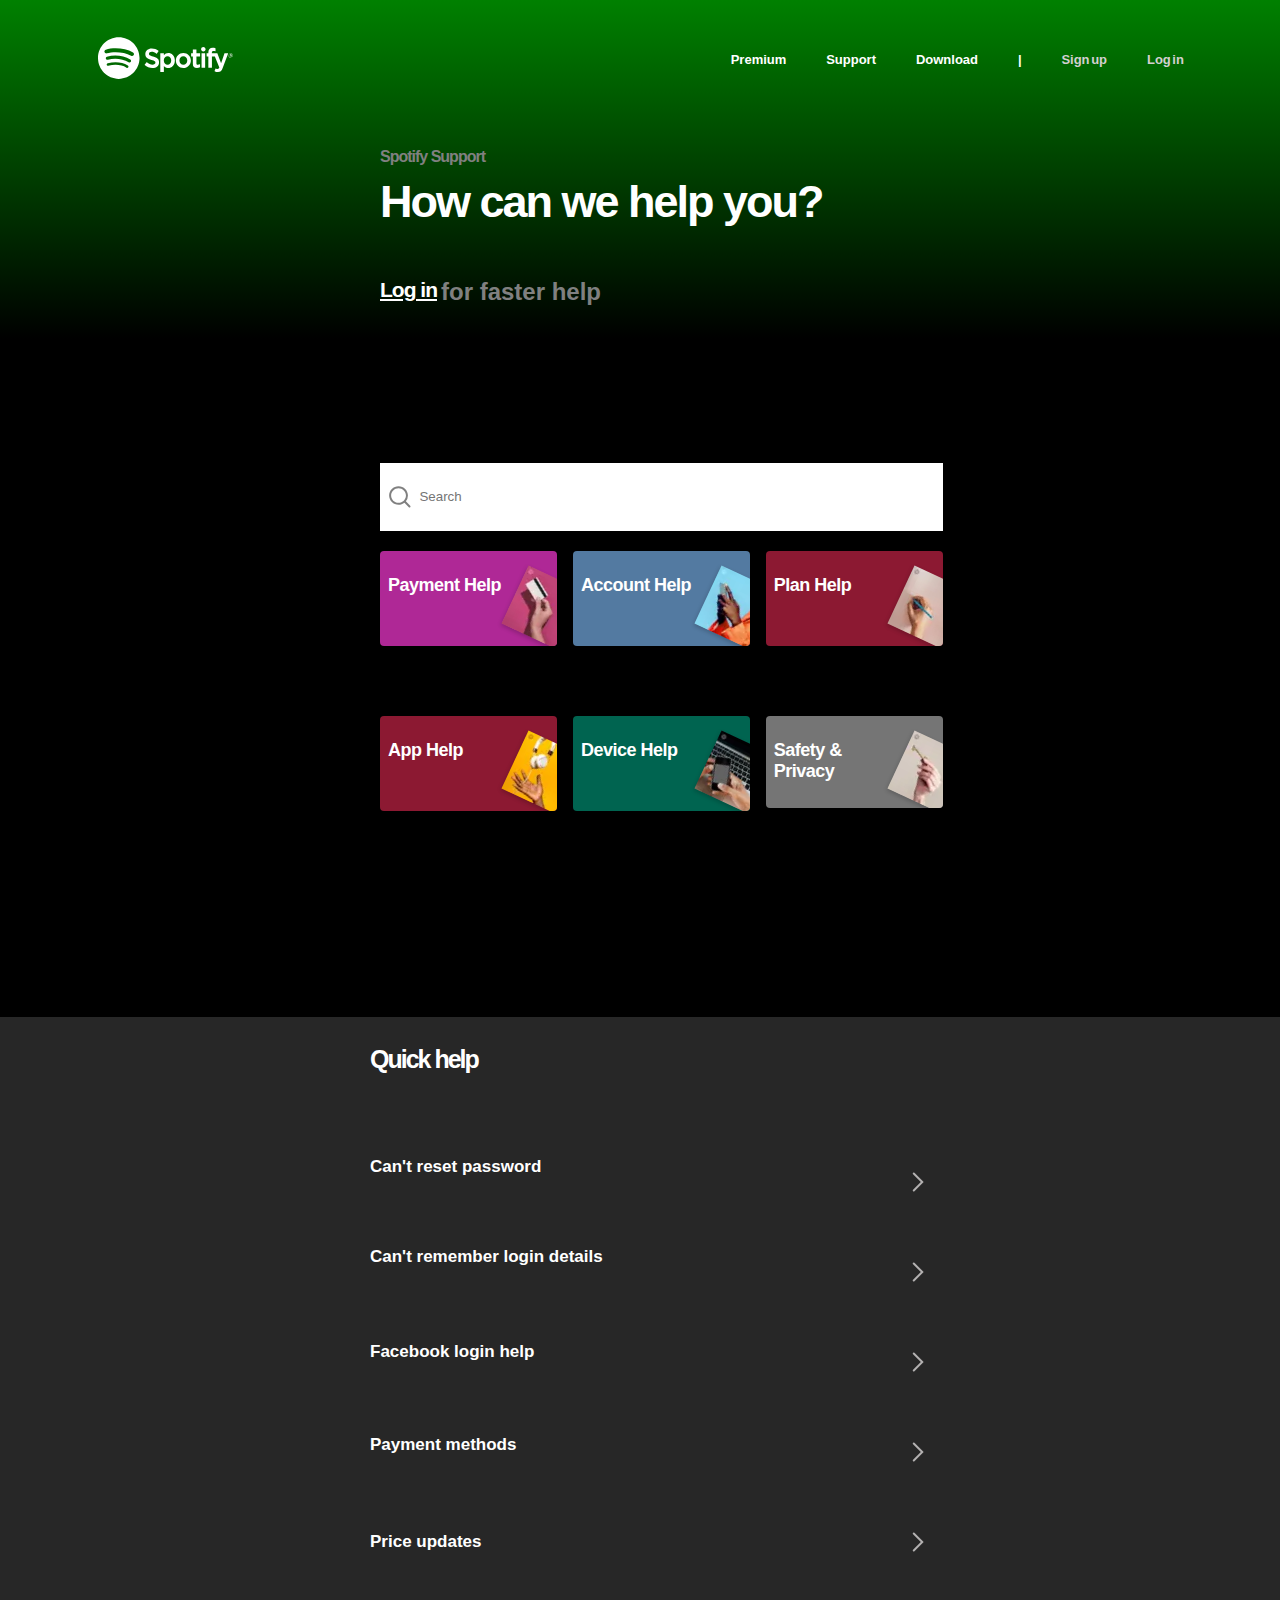
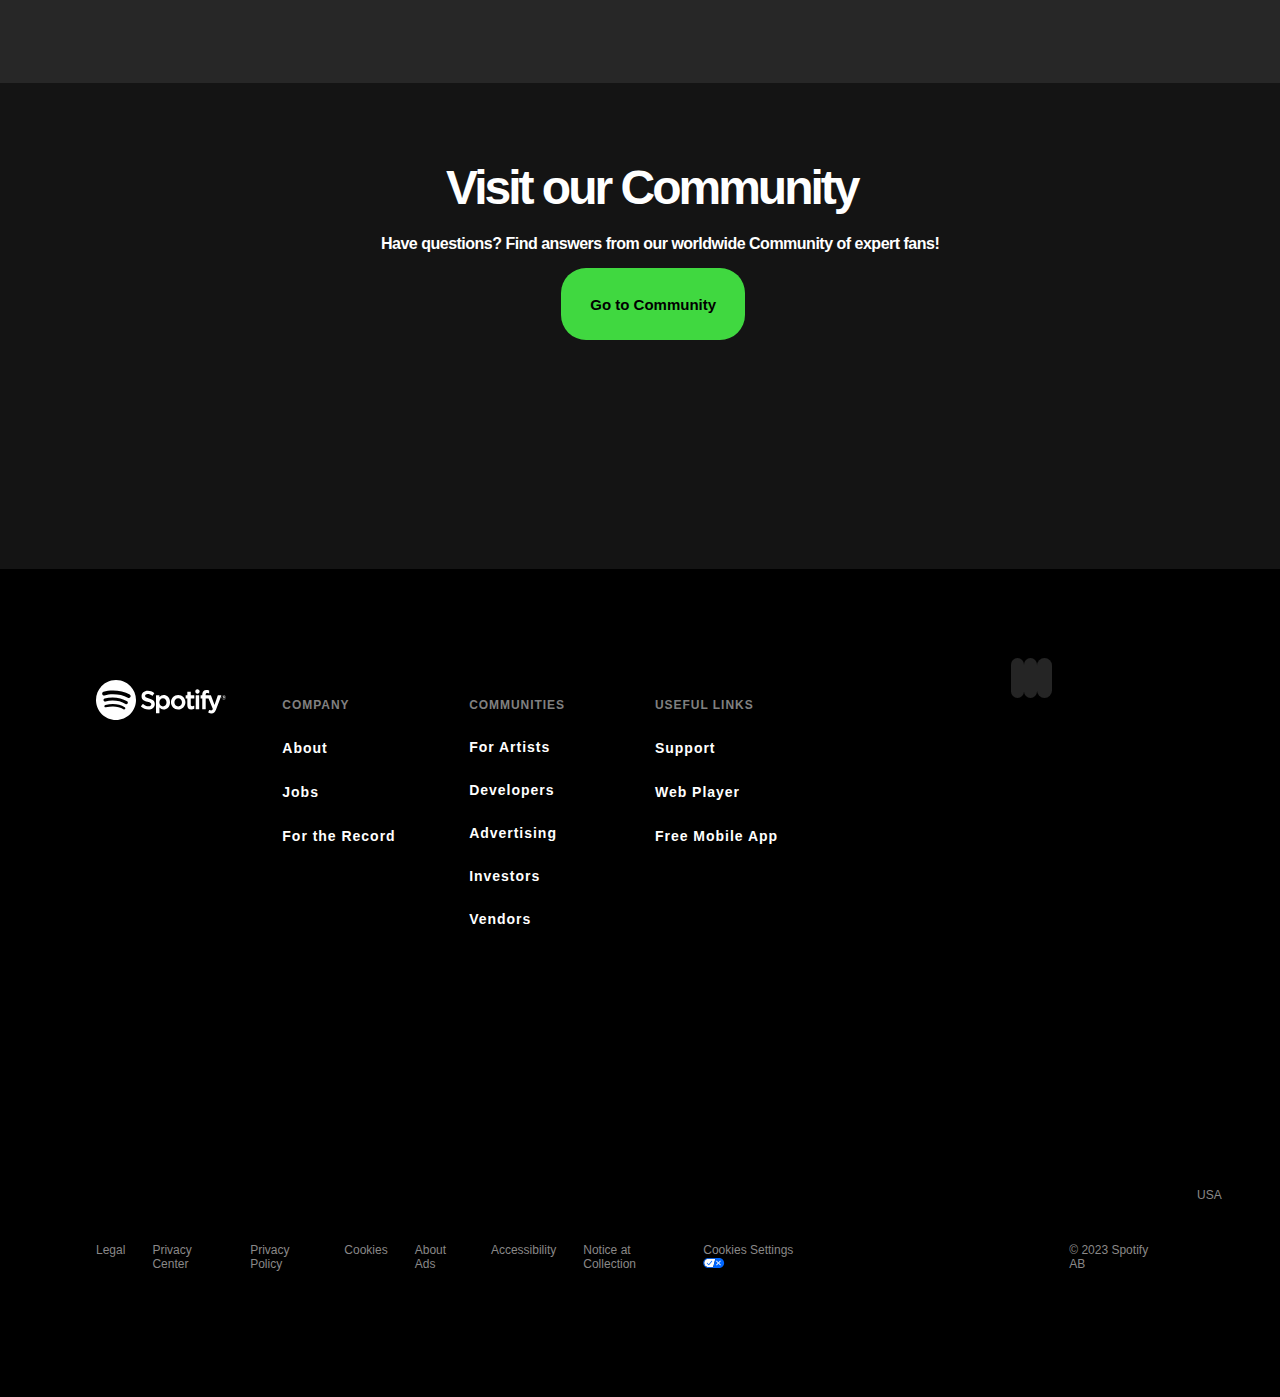
<file: clone project/support.html>
<!DOCTYPE html>
<html lang="en">
<head>
    <meta charset="UTF-8">
    <meta name="viewport" content="width=device-width, initial-scale=1.0">
    <title>Support-Spotify</title>
    <link rel="stylesheet" href="./support.css">
    <link rel="icon" href="./assest/favicon-96x96.png">
    <link rel="stylesheet" href="https://cdnjs.cloudflare.com/ajax/libs/font-awesome/6.4.2/css/all.min.css" integrity="sha512-z3gLpd7yknf1YoNbCzqRKc4qyor8gaKU1qmn+CShxbuBusANI9QpRohGBreCFkKxLhei6S9CQXFEbbKuqLg0DA==" crossorigin="anonymous" referrerpolicy="no-referrer" />
</head>
<body>
    <section id="H">
        <section id="navbar">
            <article>
                  <div class="logo">
                     <svg role="img" viewBox="0 0 78 24" aria-label="Spotify" aria-hidden="false" height="24" data-encore-id="logoSpotify" class="Svg-sc-6c3c1v-0 dDJltW"><title>Spotify</title><path d="M31.8234 11.0782C29.8042 10.5836 29.4444 10.2376 29.4444 9.50832C29.4444 8.8202 30.077 8.35677 31.0159 8.35677C31.9262 8.35677 32.8296 8.70885 33.7765 9.43308C33.8051 9.45515 33.8407 9.46318 33.8763 9.45816C33.8937 9.45541 33.9104 9.4491 33.9253 9.43962C33.9403 9.43013 33.9532 9.41767 33.9633 9.40299L34.9496 7.97659C34.9691 7.9483 34.9774 7.91361 34.9728 7.87941C34.9682 7.84522 34.9511 7.81402 34.9249 7.79203C33.7982 6.86416 32.5291 6.41378 31.0456 6.41378C28.8653 6.41378 27.3422 7.75591 27.3422 9.67684C27.3422 11.7372 28.6567 12.4654 30.927 13.0292C32.8592 13.4856 33.1854 13.8688 33.1854 14.5529C33.1854 15.3102 32.5262 15.7817 31.4647 15.7817C30.2855 15.7817 29.3239 15.3744 28.2485 14.4185C28.2354 14.4066 28.22 14.3975 28.2033 14.3918C28.1866 14.3861 28.169 14.3839 28.1515 14.3853C28.1339 14.3867 28.1168 14.3917 28.1012 14.4C28.0856 14.4083 28.0719 14.4197 28.0607 14.4335L26.9547 15.7837C26.9322 15.8106 26.921 15.8454 26.9234 15.8806C26.9258 15.9158 26.9416 15.9487 26.9676 15.9722C28.2199 17.1188 29.7587 17.7236 31.4192 17.7236C33.7695 17.7236 35.2877 16.4066 35.2877 14.3683C35.2877 12.645 34.2845 11.6921 31.8234 11.0782ZM42.31 13.3873C42.31 14.8418 41.4363 15.8579 40.185 15.8579C38.9496 15.8579 38.0165 14.7966 38.0165 13.3873C38.0165 11.9789 38.9486 10.9177 40.186 10.9177C41.4165 10.9177 42.31 11.9559 42.31 13.3873ZM40.6041 9.03385C39.5861 9.03385 38.7499 9.44613 38.061 10.2897V9.3408C38.0613 9.30506 38.0476 9.27066 38.023 9.2451C37.9984 9.21955 37.9648 9.20491 37.9296 9.20438H36.1209C36.1033 9.20451 36.086 9.20814 36.0699 9.21507C36.0537 9.222 36.0391 9.23208 36.0268 9.24475C36.0145 9.25742 36.0048 9.27242 35.9982 9.2889C35.9916 9.30538 35.9883 9.32302 35.9884 9.3408V19.8873C35.9884 19.9626 36.0477 20.0237 36.1209 20.0237H37.9296C37.9648 20.0232 37.9984 20.0086 38.023 19.983C38.0476 19.9575 38.0613 19.9231 38.061 19.8873V16.5581C38.7509 17.3515 39.5861 17.7387 40.6041 17.7387C42.4968 17.7387 44.4123 16.2441 44.4123 13.3873C44.4123 10.5295 42.4968 9.03385 40.6041 9.03385ZM49.3235 15.8729C48.0267 15.8729 47.0502 14.8046 47.0502 13.3873C47.0502 11.9649 47.9931 10.9317 49.2938 10.9317C50.5985 10.9317 51.5819 12.001 51.5819 13.4194C51.5819 14.8408 50.6331 15.8729 49.3235 15.8729ZM49.3235 9.03486C46.8862 9.03486 44.9766 10.9608 44.9766 13.4184C44.9766 15.8499 46.8733 17.7557 49.2938 17.7557C51.739 17.7557 53.6545 15.8368 53.6545 13.3873C53.6545 10.9468 51.7529 9.03385 49.3235 9.03385V9.03486ZM58.8592 9.20438H56.8697V7.11795C56.8699 7.10013 56.8667 7.08243 56.8601 7.06589C56.8536 7.04935 56.8439 7.0343 56.8316 7.0216C56.8192 7.00891 56.8046 6.99883 56.7884 6.99195C56.7722 6.98507 56.7548 6.98152 56.7372 6.98153H54.9285C54.8935 6.98205 54.86 6.99655 54.8354 7.02189C54.8108 7.04723 54.797 7.08137 54.797 7.11694V9.20438H53.9273C53.9098 9.20451 53.8925 9.20815 53.8764 9.21509C53.8604 9.22203 53.8458 9.23213 53.8336 9.24481C53.8213 9.25749 53.8117 9.2725 53.8052 9.28898C53.7988 9.30545 53.7956 9.32306 53.7958 9.3408V10.9357C53.7958 11.0099 53.8551 11.0711 53.9273 11.0711H54.797V15.1969C54.797 16.864 55.6055 17.7096 57.2008 17.7096C57.8491 17.7096 58.3868 17.5722 58.8948 17.2763C58.9152 17.2644 58.9322 17.2474 58.944 17.2268C58.9558 17.2061 58.962 17.1827 58.962 17.1589V15.6402C58.962 15.6171 58.9561 15.5944 58.9451 15.5743C58.934 15.5541 58.9181 15.5371 58.8988 15.5249C58.8797 15.5128 58.8578 15.5059 58.8353 15.5048C58.8128 15.5038 58.7904 15.5086 58.7703 15.5188C58.4214 15.6994 58.0853 15.7817 57.7088 15.7817C57.1286 15.7817 56.8687 15.5108 56.8687 14.906V11.0701H58.8592C58.8768 11.07 58.8941 11.0664 58.9102 11.0594C58.9264 11.0525 58.941 11.0424 58.9533 11.0298C58.9656 11.0171 58.9753 11.0021 58.9819 10.9856C58.9885 10.9691 58.9918 10.9515 58.9917 10.9337V9.33879C58.9918 9.32106 58.9885 9.30347 58.9819 9.28705C58.9753 9.27062 58.9655 9.25569 58.9532 9.2431C58.9409 9.23051 58.9263 9.22052 58.9101 9.2137C58.894 9.20689 58.8767 9.20338 58.8592 9.20338V9.20438ZM65.7926 9.21241V8.95662C65.7926 8.20229 66.0743 7.86525 66.7069 7.86525C67.0834 7.86525 67.3869 7.94249 67.7259 8.05885C67.7458 8.06532 67.7669 8.06688 67.7876 8.06339C67.8082 8.0599 67.8277 8.05146 67.8445 8.03879C67.8617 8.02619 67.8757 8.0096 67.8853 7.99041C67.8949 7.97122 67.8999 7.94998 67.8998 7.92845V6.36563C67.9001 6.33654 67.891 6.30815 67.8741 6.28466C67.8572 6.26118 67.8333 6.24384 67.8059 6.23523C67.3194 6.08322 66.8126 6.00877 66.3036 6.01455C64.6333 6.01455 63.7497 6.97952 63.7497 8.80314V9.19635H62.8809C62.8457 9.19662 62.812 9.211 62.7872 9.23637C62.7624 9.26174 62.7485 9.29603 62.7485 9.33177V10.9347C62.7485 11.0099 62.8078 11.0711 62.8809 11.0711H63.7507V17.4348C63.7507 17.51 63.809 17.5702 63.8821 17.5702H65.6908C65.763 17.5702 65.8223 17.51 65.8223 17.4348V11.0701H67.5114L70.098 17.4317C69.8044 18.1008 69.5148 18.2342 69.1214 18.2342C68.8022 18.2342 68.4671 18.1359 68.1232 17.9433C68.1073 17.9346 68.0898 17.9292 68.0718 17.9275C68.0538 17.9257 68.0357 17.9277 68.0184 17.9333C68.0012 17.9395 67.9854 17.9491 67.9719 17.9617C67.9585 17.9743 67.9478 17.9896 67.9403 18.0065L67.3276 19.3858C67.3133 19.4168 67.3112 19.4522 67.3217 19.4848C67.3321 19.5174 67.3544 19.5447 67.3839 19.5613C67.9715 19.9033 68.6389 20.0787 69.3162 20.0689C70.6504 20.0689 71.3888 19.4309 72.0401 17.7136L75.1772 9.39697C75.1851 9.37633 75.1879 9.35406 75.1855 9.33206C75.1831 9.31005 75.1755 9.28896 75.1633 9.27058C75.1514 9.25244 75.1352 9.23756 75.1162 9.22724C75.0973 9.21693 75.0761 9.21149 75.0546 9.2114H73.1718C73.1441 9.21153 73.1172 9.22039 73.0947 9.23674C73.0722 9.25309 73.0553 9.27614 73.0462 9.30268L71.1179 14.9541L69.0058 9.29867C68.9965 9.27304 68.9797 9.25092 68.9576 9.23531C68.9355 9.21971 68.9092 9.21136 68.8823 9.2114H65.7926V9.21241ZM61.7729 9.20438H59.9642C59.929 9.20491 59.8954 9.21955 59.8708 9.2451C59.8462 9.27066 59.8325 9.30506 59.8328 9.3408V17.4348C59.8328 17.51 59.8921 17.5702 59.9652 17.5702H61.7739C61.8461 17.5702 61.9054 17.51 61.9054 17.4348V9.3398C61.9054 9.30406 61.8915 9.26976 61.8666 9.2444C61.8418 9.21903 61.8082 9.20464 61.7729 9.20438ZM60.8775 5.51902C60.5318 5.52114 60.2011 5.6624 59.958 5.91179C59.7148 6.16117 59.5792 6.49829 59.5807 6.84912C59.5798 7.023 59.6127 7.19536 59.6774 7.35636C59.7421 7.51736 59.8375 7.66384 59.958 7.78745C60.0785 7.91105 60.2218 8.00936 60.3797 8.07675C60.5377 8.14414 60.7071 8.1793 60.8785 8.18022C61.2243 8.1781 61.5552 8.0367 61.7983 7.7871C62.0415 7.53749 62.177 7.20012 62.1752 6.84912C62.1752 6.11385 61.5931 5.51902 60.8775 5.51902ZM76.7951 10.0099H76.464V10.4432H76.7951C76.9602 10.4432 77.059 10.3599 77.059 10.2265C77.059 10.0851 76.9602 10.0099 76.7951 10.0099ZM77.0096 10.6278L77.3704 11.1454H77.0659L76.7427 10.6709H76.464V11.1454H76.21V9.77414H76.805C77.1154 9.77414 77.3199 9.93764 77.3199 10.2115C77.3243 10.3067 77.2956 10.4005 77.2389 10.4765C77.1822 10.5526 77.1011 10.6061 77.0096 10.6278ZM76.7279 9.31873C76.0756 9.31873 75.5824 9.85037 75.5824 10.5014C75.5824 11.1514 76.0726 11.676 76.721 11.676C77.3733 11.676 77.8675 11.1444 77.8675 10.4934C77.8675 9.84335 77.3763 9.31873 76.7279 9.31873ZM76.721 11.8064C76.5529 11.806 76.3865 11.7719 76.2315 11.706C76.0764 11.6401 75.9357 11.5437 75.8175 11.4224C75.6993 11.3012 75.6058 11.1573 75.5426 10.9993C75.4794 10.8412 75.4475 10.672 75.449 10.5014C75.449 9.78517 76.0123 9.18833 76.7279 9.18833C76.896 9.18872 77.0624 9.22285 77.2174 9.28874C77.3725 9.35464 77.5132 9.451 77.6314 9.57229C77.7496 9.69358 77.8431 9.8374 77.9063 9.99547C77.9696 10.1535 78.0014 10.3228 77.9999 10.4934C77.9999 11.2096 77.4366 11.8074 76.721 11.8074V11.8064Z M19.0985 10.6382C15.2302 8.34115 8.85004 8.13001 5.15734 9.25061C4.56443 9.4307 3.93745 9.09586 3.75774 8.50285C3.57803 7.90967 3.91237 7.283 4.50579 7.10274C8.74454 5.81575 15.7911 6.06437 20.244 8.70775C20.7776 9.02438 20.9524 9.71333 20.6363 10.2458C20.3199 10.7793 19.6303 10.9549 19.0985 10.6382ZM17.6847 14.3488C14.4602 12.3664 9.54258 11.7923 5.72724 12.9502C5.23257 13.0996 4.71006 12.8208 4.55976 12.327C4.41084 11.8322 4.68965 11.3109 5.1838 11.1605C9.54206 9.83755 14.9602 10.4784 18.6638 12.7544C19.1038 13.0254 19.2424 13.6014 18.9717 14.0407C18.7003 14.481 18.1247 14.6191 17.6847 14.3488ZM16.475 17.5571C13.657 15.8349 10.1104 15.446 5.93306 16.4002C5.53058 16.4923 5.12966 16.2401 5.03782 15.8377C4.94546 15.4352 5.19677 15.0339 5.60011 14.9421C10.1715 13.8972 14.0923 14.3469 17.2554 16.2796C17.6079 16.4949 17.7191 16.9557 17.5034 17.3084C17.2879 17.6619 16.8275 17.7727 16.475 17.5571ZM0 11.9998C0 18.6277 5.37285 24 12 24C18.6277 24 24 18.6277 24 11.9998C24 5.37264 18.6277 0 12 0C5.37285 0 0 5.37264 0 11.9998Z"></path></svg>
                  </div>
                  <div class="menu">
                     <ol>
                         <li><a href="./premium.html"class="a">Premium</a></li>
                         <li><a href=""class="a">Support</a></li>
                         <li><a href="./download.html"class="a">Download</a></li>
                         <li><a href="">|</a></li>
                         <li><a href="./signup.html"class="b">Sign up</a></li>
                         <li><a href="./login.html"class="b">Log in</a></li>
                       
                     </ol>
                  </div>
            </article>
     </section>
     <!-- ---------------------------------------navbar over---------------------------------------------- -->
     <section id="home">
           <div>
            <div class="d1">
                <p>Spotify Support</p>
                <h1>How can we help you?</h1>
                <div class="dd1">
                     <a href="">Log in </a> 
                <h2>for faster help</h2>
                </div>
               
            </div>
            <div class="d2">
               <div class="r1">
                <div class="c1">
                    <svg data-encore-id="icon" role="img" aria-hidden="true" viewBox="0 0 24 24" class="Svg-sc-ytk21e-0 iYxpxA"><path d="M10.533 1.279c-5.18 0-9.407 4.14-9.407 9.279s4.226 9.279 9.407 9.279c2.234 0 4.29-.77 5.907-2.058l4.353 4.353a1 1 0 1 0 1.414-1.414l-4.344-4.344a9.157 9.157 0 0 0 2.077-5.816c0-5.14-4.226-9.28-9.407-9.28zm-7.407 9.279c0-4.006 3.302-7.28 7.407-7.28s7.407 3.274 7.407 7.28-3.302 7.279-7.407 7.279-7.407-3.273-7.407-7.28z"></path></svg>
                </div>
                <div class="c2">
                    <input type="text" id="abd" placeholder="Search">
                </div>
               </div>
               <div class="r2">
                <div class="c1">
                    <h2>Payment Help</h2>
                    <img src="./assest/img1.1.webp">
                </div>
                <div class="c2">
                    <h2>Account Help</h2>
                    <img src="./assest/img1.2.webp">
                </div>
                <div class="c3">
                    <h2>Plan Help</h2>
                    <img src="./assest/img1.3.webp">
                </div>
               </div>
               <div class="r3">
                <div class="c1">
                    <h2>App Help</h2>
                    <img src="./assest/img1.4.webp">
                </div>
                <div class="c2">
                    <h2>Device Help</h2>
                    <img src="./assest/img1.5.webp">
                </div>
                <div class="c3">
                    <h2>Safety & <br> Privacy</h2>
                    <img src="./assest/img 1.6.webp">
                </div>
               </div>
            </div>
           </div>
     </section>
    </section>
    <!-- -----------------------------------------home over------------------------------------------ -->
    <section id="home1">
        <div class="r1">
            <h1>Quick help</h1>
        </div>
        <div class="r2">
            <div class="s1">
                <div class="c1">
                    <h1>Can't reset password</h1>
                </div>
                <div class="c2">
                    <svg data-encore-id="icon" role="img" aria-hidden="true" class="Svg-sc-ytk21e-0 dwsrwM sc-BQMaI dEeVyW" viewBox="0 0 24 24"><path d="M8.043 2.793a1 1 0 0 0 0 1.414L15.836 12l-7.793 7.793a1 1 0 1 0 1.414 1.414L18.664 12 9.457 2.793a1 1 0 0 0-1.414 0z"></path></svg>
                </div>
            </div>
            <div class="s1">
                <div class="c1">
                    <h1>Can't remember login details</h1>
                </div>
                <div class="c2">
                    <svg data-encore-id="icon" role="img" aria-hidden="true" class="Svg-sc-ytk21e-0 dwsrwM sc-BQMaI dEeVyW" viewBox="0 0 24 24"><path d="M8.043 2.793a1 1 0 0 0 0 1.414L15.836 12l-7.793 7.793a1 1 0 1 0 1.414 1.414L18.664 12 9.457 2.793a1 1 0 0 0-1.414 0z"></path></svg>
                </div>
            </div>
            <div class="s1">
                <div class="cd1">
                    <h1>Facebook login help</h1>
                </div>
                <div class="c2">
                    <svg data-encore-id="icon" role="img" aria-hidden="true" class="Svg-sc-ytk21e-0 dwsrwM sc-BQMaI dEeVyW" viewBox="0 0 24 24"><path d="M8.043 2.793a1 1 0 0 0 0 1.414L15.836 12l-7.793 7.793a1 1 0 1 0 1.414 1.414L18.664 12 9.457 2.793a1 1 0 0 0-1.414 0z"></path></svg>
                </div>
            </div>
            <div class="s1">
                <div class="ce1">
                    <h1>Payment methods</h1>
                </div>
                <div class="c2">
                    <svg data-encore-id="icon" role="img" aria-hidden="true" class="Svg-sc-ytk21e-0 dwsrwM sc-BQMaI dEeVyW" viewBox="0 0 24 24"><path d="M8.043 2.793a1 1 0 0 0 0 1.414L15.836 12l-7.793 7.793a1 1 0 1 0 1.414 1.414L18.664 12 9.457 2.793a1 1 0 0 0-1.414 0z"></path></svg>
                </div>
            </div>
            <div class="s1">
                <div class="cf1">
                    <h1>Price updates</h1>
                </div>
                <div class="c2">
                    <svg data-encore-id="icon" role="img" aria-hidden="true" class="Svg-sc-ytk21e-0 dwsrwM sc-BQMaI dEeVyW" viewBox="0 0 24 24"><path d="M8.043 2.793a1 1 0 0 0 0 1.414L15.836 12l-7.793 7.793a1 1 0 1 0 1.414 1.414L18.664 12 9.457 2.793a1 1 0 0 0-1.414 0z"></path></svg>
                </div>
            </div>
        </div>
    </section>
    <!-- --------------------------------------------home1 over--------------------------------------- -->
    <section id="home2">
        <div>
            <h1>Visit our Community</h1>
            <p>Have questions? Find answers from our worldwide Community of expert fans!</p>
            <button class="b">Go to Community</button>
        </div>
    </section>
    <!-- -------------------------------------------------home2 over----------------------------------- -->
    <section id="home3">
        <article>
            <div class="mnu">
              <div class="i">
                   <svg role="img" viewBox="0 0 78 24" aria-label="Spotify" aria-hidden="false" height="24" data-encore-id="logoSpotify" class="Svg-sc-6c3c1v-0 dDJltW"><title>Spotify</title><path d="M31.8234 11.0782C29.8042 10.5836 29.4444 10.2376 29.4444 9.50832C29.4444 8.8202 30.077 8.35677 31.0159 8.35677C31.9262 8.35677 32.8296 8.70885 33.7765 9.43308C33.8051 9.45515 33.8407 9.46318 33.8763 9.45816C33.8937 9.45541 33.9104 9.4491 33.9253 9.43962C33.9403 9.43013 33.9532 9.41767 33.9633 9.40299L34.9496 7.97659C34.9691 7.9483 34.9774 7.91361 34.9728 7.87941C34.9682 7.84522 34.9511 7.81402 34.9249 7.79203C33.7982 6.86416 32.5291 6.41378 31.0456 6.41378C28.8653 6.41378 27.3422 7.75591 27.3422 9.67684C27.3422 11.7372 28.6567 12.4654 30.927 13.0292C32.8592 13.4856 33.1854 13.8688 33.1854 14.5529C33.1854 15.3102 32.5262 15.7817 31.4647 15.7817C30.2855 15.7817 29.3239 15.3744 28.2485 14.4185C28.2354 14.4066 28.22 14.3975 28.2033 14.3918C28.1866 14.3861 28.169 14.3839 28.1515 14.3853C28.1339 14.3867 28.1168 14.3917 28.1012 14.4C28.0856 14.4083 28.0719 14.4197 28.0607 14.4335L26.9547 15.7837C26.9322 15.8106 26.921 15.8454 26.9234 15.8806C26.9258 15.9158 26.9416 15.9487 26.9676 15.9722C28.2199 17.1188 29.7587 17.7236 31.4192 17.7236C33.7695 17.7236 35.2877 16.4066 35.2877 14.3683C35.2877 12.645 34.2845 11.6921 31.8234 11.0782ZM42.31 13.3873C42.31 14.8418 41.4363 15.8579 40.185 15.8579C38.9496 15.8579 38.0165 14.7966 38.0165 13.3873C38.0165 11.9789 38.9486 10.9177 40.186 10.9177C41.4165 10.9177 42.31 11.9559 42.31 13.3873ZM40.6041 9.03385C39.5861 9.03385 38.7499 9.44613 38.061 10.2897V9.3408C38.0613 9.30506 38.0476 9.27066 38.023 9.2451C37.9984 9.21955 37.9648 9.20491 37.9296 9.20438H36.1209C36.1033 9.20451 36.086 9.20814 36.0699 9.21507C36.0537 9.222 36.0391 9.23208 36.0268 9.24475C36.0145 9.25742 36.0048 9.27242 35.9982 9.2889C35.9916 9.30538 35.9883 9.32302 35.9884 9.3408V19.8873C35.9884 19.9626 36.0477 20.0237 36.1209 20.0237H37.9296C37.9648 20.0232 37.9984 20.0086 38.023 19.983C38.0476 19.9575 38.0613 19.9231 38.061 19.8873V16.5581C38.7509 17.3515 39.5861 17.7387 40.6041 17.7387C42.4968 17.7387 44.4123 16.2441 44.4123 13.3873C44.4123 10.5295 42.4968 9.03385 40.6041 9.03385ZM49.3235 15.8729C48.0267 15.8729 47.0502 14.8046 47.0502 13.3873C47.0502 11.9649 47.9931 10.9317 49.2938 10.9317C50.5985 10.9317 51.5819 12.001 51.5819 13.4194C51.5819 14.8408 50.6331 15.8729 49.3235 15.8729ZM49.3235 9.03486C46.8862 9.03486 44.9766 10.9608 44.9766 13.4184C44.9766 15.8499 46.8733 17.7557 49.2938 17.7557C51.739 17.7557 53.6545 15.8368 53.6545 13.3873C53.6545 10.9468 51.7529 9.03385 49.3235 9.03385V9.03486ZM58.8592 9.20438H56.8697V7.11795C56.8699 7.10013 56.8667 7.08243 56.8601 7.06589C56.8536 7.04935 56.8439 7.0343 56.8316 7.0216C56.8192 7.00891 56.8046 6.99883 56.7884 6.99195C56.7722 6.98507 56.7548 6.98152 56.7372 6.98153H54.9285C54.8935 6.98205 54.86 6.99655 54.8354 7.02189C54.8108 7.04723 54.797 7.08137 54.797 7.11694V9.20438H53.9273C53.9098 9.20451 53.8925 9.20815 53.8764 9.21509C53.8604 9.22203 53.8458 9.23213 53.8336 9.24481C53.8213 9.25749 53.8117 9.2725 53.8052 9.28898C53.7988 9.30545 53.7956 9.32306 53.7958 9.3408V10.9357C53.7958 11.0099 53.8551 11.0711 53.9273 11.0711H54.797V15.1969C54.797 16.864 55.6055 17.7096 57.2008 17.7096C57.8491 17.7096 58.3868 17.5722 58.8948 17.2763C58.9152 17.2644 58.9322 17.2474 58.944 17.2268C58.9558 17.2061 58.962 17.1827 58.962 17.1589V15.6402C58.962 15.6171 58.9561 15.5944 58.9451 15.5743C58.934 15.5541 58.9181 15.5371 58.8988 15.5249C58.8797 15.5128 58.8578 15.5059 58.8353 15.5048C58.8128 15.5038 58.7904 15.5086 58.7703 15.5188C58.4214 15.6994 58.0853 15.7817 57.7088 15.7817C57.1286 15.7817 56.8687 15.5108 56.8687 14.906V11.0701H58.8592C58.8768 11.07 58.8941 11.0664 58.9102 11.0594C58.9264 11.0525 58.941 11.0424 58.9533 11.0298C58.9656 11.0171 58.9753 11.0021 58.9819 10.9856C58.9885 10.9691 58.9918 10.9515 58.9917 10.9337V9.33879C58.9918 9.32106 58.9885 9.30347 58.9819 9.28705C58.9753 9.27062 58.9655 9.25569 58.9532 9.2431C58.9409 9.23051 58.9263 9.22052 58.9101 9.2137C58.894 9.20689 58.8767 9.20338 58.8592 9.20338V9.20438ZM65.7926 9.21241V8.95662C65.7926 8.20229 66.0743 7.86525 66.7069 7.86525C67.0834 7.86525 67.3869 7.94249 67.7259 8.05885C67.7458 8.06532 67.7669 8.06688 67.7876 8.06339C67.8082 8.0599 67.8277 8.05146 67.8445 8.03879C67.8617 8.02619 67.8757 8.0096 67.8853 7.99041C67.8949 7.97122 67.8999 7.94998 67.8998 7.92845V6.36563C67.9001 6.33654 67.891 6.30815 67.8741 6.28466C67.8572 6.26118 67.8333 6.24384 67.8059 6.23523C67.3194 6.08322 66.8126 6.00877 66.3036 6.01455C64.6333 6.01455 63.7497 6.97952 63.7497 8.80314V9.19635H62.8809C62.8457 9.19662 62.812 9.211 62.7872 9.23637C62.7624 9.26174 62.7485 9.29603 62.7485 9.33177V10.9347C62.7485 11.0099 62.8078 11.0711 62.8809 11.0711H63.7507V17.4348C63.7507 17.51 63.809 17.5702 63.8821 17.5702H65.6908C65.763 17.5702 65.8223 17.51 65.8223 17.4348V11.0701H67.5114L70.098 17.4317C69.8044 18.1008 69.5148 18.2342 69.1214 18.2342C68.8022 18.2342 68.4671 18.1359 68.1232 17.9433C68.1073 17.9346 68.0898 17.9292 68.0718 17.9275C68.0538 17.9257 68.0357 17.9277 68.0184 17.9333C68.0012 17.9395 67.9854 17.9491 67.9719 17.9617C67.9585 17.9743 67.9478 17.9896 67.9403 18.0065L67.3276 19.3858C67.3133 19.4168 67.3112 19.4522 67.3217 19.4848C67.3321 19.5174 67.3544 19.5447 67.3839 19.5613C67.9715 19.9033 68.6389 20.0787 69.3162 20.0689C70.6504 20.0689 71.3888 19.4309 72.0401 17.7136L75.1772 9.39697C75.1851 9.37633 75.1879 9.35406 75.1855 9.33206C75.1831 9.31005 75.1755 9.28896 75.1633 9.27058C75.1514 9.25244 75.1352 9.23756 75.1162 9.22724C75.0973 9.21693 75.0761 9.21149 75.0546 9.2114H73.1718C73.1441 9.21153 73.1172 9.22039 73.0947 9.23674C73.0722 9.25309 73.0553 9.27614 73.0462 9.30268L71.1179 14.9541L69.0058 9.29867C68.9965 9.27304 68.9797 9.25092 68.9576 9.23531C68.9355 9.21971 68.9092 9.21136 68.8823 9.2114H65.7926V9.21241ZM61.7729 9.20438H59.9642C59.929 9.20491 59.8954 9.21955 59.8708 9.2451C59.8462 9.27066 59.8325 9.30506 59.8328 9.3408V17.4348C59.8328 17.51 59.8921 17.5702 59.9652 17.5702H61.7739C61.8461 17.5702 61.9054 17.51 61.9054 17.4348V9.3398C61.9054 9.30406 61.8915 9.26976 61.8666 9.2444C61.8418 9.21903 61.8082 9.20464 61.7729 9.20438ZM60.8775 5.51902C60.5318 5.52114 60.2011 5.6624 59.958 5.91179C59.7148 6.16117 59.5792 6.49829 59.5807 6.84912C59.5798 7.023 59.6127 7.19536 59.6774 7.35636C59.7421 7.51736 59.8375 7.66384 59.958 7.78745C60.0785 7.91105 60.2218 8.00936 60.3797 8.07675C60.5377 8.14414 60.7071 8.1793 60.8785 8.18022C61.2243 8.1781 61.5552 8.0367 61.7983 7.7871C62.0415 7.53749 62.177 7.20012 62.1752 6.84912C62.1752 6.11385 61.5931 5.51902 60.8775 5.51902ZM76.7951 10.0099H76.464V10.4432H76.7951C76.9602 10.4432 77.059 10.3599 77.059 10.2265C77.059 10.0851 76.9602 10.0099 76.7951 10.0099ZM77.0096 10.6278L77.3704 11.1454H77.0659L76.7427 10.6709H76.464V11.1454H76.21V9.77414H76.805C77.1154 9.77414 77.3199 9.93764 77.3199 10.2115C77.3243 10.3067 77.2956 10.4005 77.2389 10.4765C77.1822 10.5526 77.1011 10.6061 77.0096 10.6278ZM76.7279 9.31873C76.0756 9.31873 75.5824 9.85037 75.5824 10.5014C75.5824 11.1514 76.0726 11.676 76.721 11.676C77.3733 11.676 77.8675 11.1444 77.8675 10.4934C77.8675 9.84335 77.3763 9.31873 76.7279 9.31873ZM76.721 11.8064C76.5529 11.806 76.3865 11.7719 76.2315 11.706C76.0764 11.6401 75.9357 11.5437 75.8175 11.4224C75.6993 11.3012 75.6058 11.1573 75.5426 10.9993C75.4794 10.8412 75.4475 10.672 75.449 10.5014C75.449 9.78517 76.0123 9.18833 76.7279 9.18833C76.896 9.18872 77.0624 9.22285 77.2174 9.28874C77.3725 9.35464 77.5132 9.451 77.6314 9.57229C77.7496 9.69358 77.8431 9.8374 77.9063 9.99547C77.9696 10.1535 78.0014 10.3228 77.9999 10.4934C77.9999 11.2096 77.4366 11.8074 76.721 11.8074V11.8064Z M19.0985 10.6382C15.2302 8.34115 8.85004 8.13001 5.15734 9.25061C4.56443 9.4307 3.93745 9.09586 3.75774 8.50285C3.57803 7.90967 3.91237 7.283 4.50579 7.10274C8.74454 5.81575 15.7911 6.06437 20.244 8.70775C20.7776 9.02438 20.9524 9.71333 20.6363 10.2458C20.3199 10.7793 19.6303 10.9549 19.0985 10.6382ZM17.6847 14.3488C14.4602 12.3664 9.54258 11.7923 5.72724 12.9502C5.23257 13.0996 4.71006 12.8208 4.55976 12.327C4.41084 11.8322 4.68965 11.3109 5.1838 11.1605C9.54206 9.83755 14.9602 10.4784 18.6638 12.7544C19.1038 13.0254 19.2424 13.6014 18.9717 14.0407C18.7003 14.481 18.1247 14.6191 17.6847 14.3488ZM16.475 17.5571C13.657 15.8349 10.1104 15.446 5.93306 16.4002C5.53058 16.4923 5.12966 16.2401 5.03782 15.8377C4.94546 15.4352 5.19677 15.0339 5.60011 14.9421C10.1715 13.8972 14.0923 14.3469 17.2554 16.2796C17.6079 16.4949 17.7191 16.9557 17.5034 17.3084C17.2879 17.6619 16.8275 17.7727 16.475 17.5571ZM0 11.9998C0 18.6277 5.37285 24 12 24C18.6277 24 24 18.6277 24 11.9998C24 5.37264 18.6277 0 12 0C5.37285 0 0 5.37264 0 11.9998Z"></path></svg>
              </div>
              <div class="i1">
                  <h2>COMPANY</h2>
                 
                  <ol>
                           <li>About</li>
                           <li>Jobs</li>
                           <li>For the Record</li>
                   </ol>
                 
              </div>
              <div class="i2">
                  <h2 class="h">COMMUNITIES</h2>
                  <ol>
                      <li>For Artists</li>
                      <li>Developers</li>
                      <li>Advertising</li>
                      <li>Investors</li>
                      <li>Vendors</li>
                  </ol>
              </div>
              <div class="i3">
                  <h2 class="hh">USEFUL LINKS</h2>
                  <ol>
                      <li>Support</li>
                      <li>Web Player</li>
                      <li>Free Mobile App</li>
                  </ol>
              </div>
              <div class="i4">
                  <i class="fa-brands fa-instagram"></i>
                  <i class="fa-brands fa-twitter"></i>
                  <i class="fa-brands fa-facebook-f"></i>
              </div>
            </div>
            <div class="fnt">
              <div class="l1">
                  <svg width="12" height="13" viewBox="0 0 12 13" xmlns="http://www.w3.org/2000/svg" aria-hidden="true" focusable="false" class="svelte-184rsfv"><path d="M6 0.624023C8.07255 0.624023 9.90309 1.68041 10.9815 3.28299C10.9819 3.28367 10.9822 3.28403 10.9825 3.28438C11.0029 3.30998 11.0209 3.33677 11.0363 3.36446C11.6453 4.30352 12 5.42315 12 6.62402C12 9.92265 9.32436 12.6079 6.02962 12.624C6.02732 12.6241 6.02495 12.6241 6.02258 12.6241L6 12.624C2.69149 12.624 0 9.93253 0 6.62402C0 3.31571 2.69149 0.624023 6 0.624023ZM6 1.78528C5.80411 1.78528 5.61089 1.79698 5.42102 1.81972C5.39755 1.91375 5.34896 2.0023 5.2765 2.07641L3.75157 3.63714C3.64024 3.75103 3.48978 3.812 3.33616 3.812C3.26752 3.812 3.19848 3.7998 3.1318 3.77483C2.91623 3.69359 2.76891 3.49277 2.75652 3.26265L2.74444 3.04725C1.77228 3.93289 1.16125 5.20844 1.16125 6.62402C1.16125 6.90513 1.18535 7.1807 1.23158 7.44881L2.11909 8.18538C2.12814 8.19266 2.13699 8.20053 2.14564 8.20859L2.91981 8.93437C2.99003 9.00007 3.04274 9.08228 3.07323 9.17374L3.37633 10.0793L3.83343 10.3016H4.86133C5.01514 10.3016 5.16285 10.3625 5.27182 10.4715L6.25621 11.4561C8.80567 11.3224 10.8387 9.20617 10.8387 6.62402C10.8387 5.8726 10.6666 5.16063 10.3596 4.52549L9.45716 5.24616L9.62455 5.6122C9.65956 5.68812 9.67726 5.77053 9.67726 5.85393V6.60784C9.67726 6.78014 9.60075 6.94358 9.46857 7.05393C9.3362 7.16407 9.16154 7.2103 8.99219 7.17902L8.05556 7.00751L8.52643 8.28855C8.58347 8.44354 8.57167 8.61544 8.49417 8.76139L7.67162 10.3097C7.58211 10.4783 7.41628 10.5907 7.22969 10.6136L7.15866 10.6179C6.94387 10.6179 6.74659 10.4991 6.64589 10.3093L6.25231 9.56742C6.24563 9.55444 6.23913 9.54126 6.23323 9.52788L5.91027 8.78833L5.5222 8.25412L4.15443 8.44118C4.0551 8.45475 3.9538 8.44255 3.86057 8.40518L2.68811 7.93765C2.46526 7.84855 2.3201 7.632 2.32244 7.39204L2.33879 5.84783C2.34095 5.65035 2.44304 5.46763 2.61022 5.3624L4.57554 4.12641C4.81058 3.97869 5.11781 4.01783 5.30801 4.22062L5.95905 4.91395L6.7818 5.23062L7.05303 5.13365L5.90181 3.48933C5.77849 3.3131 5.76256 3.08317 5.86051 2.89179L6.41732 1.80311C6.27976 1.7913 6.14057 1.78528 6 1.78528Z" fill="#8F8F8F"></path></svg>
                  <h1>USA</h1>
              </div>
              <div class="l2">
                     <ol>
                         <li>Legal</li>
                         <li>Privacy Center </li>
                         <li>Privacy Policy </li>
                         <li>Cookies</li>
                         <li>About Ads </li>
                         <li>Accessibility </li>
                         <li>Notice at Collection </li>                       
                         <li>Cookies Settings  <svg xmlns="http://www.w3.org/2000/svg" aria-labelledby="ccpa-svg-title" xml:space="preserve" style="enable-background:new 0 0 30 14" viewBox="0 0 30 14" class="svelte-n33a1d"><title id="ccpa-svg-title">California Consumer Privacy Act (CCPA) Opt-Out Icon</title><path d="M7.4 12.8h6.8l3.1-11.6H7.4C4.2 1.2 1.6 3.8 1.6 7s2.6 5.8 5.8 5.8z" style="fill-rule:evenodd;clip-rule:evenodd;fill:#fff"></path><path d="M22.6 0H7.4c-3.9 0-7 3.1-7 7s3.1 7 7 7h15.2c3.9 0 7-3.1 7-7s-3.2-7-7-7zm-21 7c0-3.2 2.6-5.8 5.8-5.8h9.9l-3.1 11.6H7.4c-3.2 0-5.8-2.6-5.8-5.8z" style="fill-rule:evenodd;clip-rule:evenodd;fill:#06f"></path><path d="M24.6 4c.2.2.2.6 0 .8L22.5 7l2.2 2.2c.2.2.2.6 0 .8-.2.2-.6.2-.8 0l-2.2-2.2-2.2 2.2c-.2.2-.6.2-.8 0-.2-.2-.2-.6 0-.8L20.8 7l-2.2-2.2c-.2-.2-.2-.6 0-.8.2-.2.6-.2.8 0l2.2 2.2L23.8 4c.2-.2.6-.2.8 0z" style="fill:#fff"></path><path d="M12.7 4.1c.2.2.3.6.1.8L8.6 9.8c-.1.1-.2.2-.3.2-.2.1-.5.1-.7-.1L5.4 7.7c-.2-.2-.2-.6 0-.8.2-.2.6-.2.8 0L8 8.6l3.8-4.5c.2-.2.6-.2.9 0z" style="fill:#06f"></path></svg></li>
                         <li class="li2">© 2023 Spotify AB</li>
                     </ol>
              </div>
               
            </div>
    </article>
     </section>
</body>
</html>
</file>
<file: clone project/style.css>
*{
    margin: 0px;
    padding: 0px;
    box-sizing: border-box;
    
 }
 
 #navbar{
    height: 78px;
    width: 100%;
   background-color: black;
   display: flex;
   justify-content: center;
    align-items: center; 
} 
#navbar>article{
   height: 65px;
   width: 85%;
   /* border: 2px solid red; */
   display: flex;

}
#navbar>article>.logo{
   height: 100%;
   width: 70%;
  /* background-color: blue; */
   display: flex;
   align-items: center; 
   
   
}
#navbar>article>.logo>svg{
   height: 65%;
   fill: white;
   width: 135px;
   margin-left: 2px;
}
#navbar>article>.menu{
   height: 100%;
   width: 50%;
    /* display: flex;
   justify-content:;  */
     /* background-color: red;   */
     word-spacing: 10px;
}
#navbar>article>.menu>ol{
   height: 100%;
   display: flex;
    justify-content: space-between; 
   align-items: center;
   list-style: none;
}
#navbar>article>.menu>ol>li>a{
   text-decoration: none;
   color: white;
   font-family:verdana, Arial, Helvetica, sans-serif;
   font-weight: bold;
   font-size: 13px;   
}
#navbar>article>.menu>ol>li>.b{
   word-spacing: -2px;
   color: rgb(211, 208, 208);
}
#navbar>article>.menu>ol>li>.b:hover{
   color: rgb(12, 173, 12);
}
#navbar>article>.menu>ol>li>a.a:hover{
   color: rgb(12, 173, 12);
}

/* ------------------------------------------navcss---------------------------------------- */

#home{
   height: 100vh; 
   width: 100%;
   background:url(./assest/bubbles-dktp.svg) center -138px / 100% 1068px no-repeat, linear-gradient(-45deg, rgb(108, 14, 224) -5%, rgb(240, 55, 166));
   /* background-position: end -138px; */
   background-repeat: no-repeat;
   display: flex;
   justify-content: center;
   align-items: end; 
   background-position: center;

   
}

#home>article{
   height: 80%;
   width:   75%;
   /* background-color: blue; */
   display: flex;
   align-items:end;
   
}
#home>article>.phone{
   height: 105%;
   width: 39%;
   /* background-color:black; */

}
#home>article>.phone>.phones{
   height: 100%;
   width: 86%;
   display: flex;
   justify-content: center;
   align-items: center;
   
}
#home>article>.phone>.phones>svg{
   margin-top: 68px;
   width: 95%;
   /* margin-right: -2px; */
   
   
   
}


#home>article>.phone>.phones>img{
   height:74%;
   width: 20%;
   position: absolute;
   margin-top: 59px;
}
#home>article>.text{
   height: 95%;
   width: 75%;
   /* background-color: red; */
  
} #home>article>.text>.heading{
   font-size: 55px;
   color: white;
  font-family:verdana, Arial, Helvetica, sans-serif;
  letter-spacing: -3px;
  font-weight: 700;
  /* word-spacing: -8; */
  margin-top: 6.5%;
  margin-left: 35px;
}
#home>article>.text>button{
   height: 47px;
   width: 180px;
   font-weight:bold;
   font-family: verdana,Arial, Helvetica, sans-serif;
   font-size: 12px;
   line-height: 4px;
   word-spacing:-1px;
   border-radius: 20px;
   border: none;
   margin-top: 35px;
   margin-left: 35px;
}
#home>article>.text>button:hover{
   cursor: pointer;
}
/* ---------------------------------------------home over------------------------------------------------ */

#home1{
   height: 93.6vh;
   width: 100%;
   background-color:white;
   display: flex;
   justify-content: center;
   align-items: center;
}
#home1>article{
height: 100%;
width: 81.5%;
/* background-color: aqua; */
}
#home1>article>.heading{
   height: 20%;
   width: 100%;
   /* background-color:red; */
   display: flex;
   justify-content: center;
   align-items: end;
   
}
#home1>article>.heading>h1{
   font-size: 32px;
   font-weight: bolder;
   font-family: Arial, Helvetica, sans-serif;
   
}
#home1>article>.cards{
   height: 80%;
   width: 105%;
   /* border: 1px solid black; */
   display:flex ;
   justify-content: space-between;
}
#home1>article>.cards>.icons{
   height: 100%;
   width: 23%;
   /* border: 2px solid black; */
}
#home1>article>.cards>.icons>.logo{
   height: 50%;
   width: 100%;
   /* background-color: black; */
   /* display: flex;
   justify-content: center
   */
   /* margin-right: 30px; */
}
#home1>article>.cards>.icons>.logo>.logo1>img{
  height:142px ;
  margin-left: 50px;
  margin-top:80px;

}
#home1>article>.cards>.icons>.text{
   height: 50%;
   width: 100%;
   /* background-color:blue;   */
  
}
#home1>article>.cards>.icons>.text>h1{
font-size: 17px;
/* text-align: center; */
font-weight: 550;
margin-top: 30px;
word-spacing: 2px;
letter-spacing: -0.5px;
margin-left:30px;
font-family: verdana,Arial, Helvetica, sans-serif;
}
#home1>article>.cards>.icons>.text>.p1{
   text-align: center;
   font-size: 15px;
   word-spacing: -3px;
   margin-top: 15px;
   margin-right: 20px;
   font-family: verdana,Arial, Helvetica, sans-serif;
}
#home1>article>.cards>.icons>.text>.p2{
   text-align: center;
   font-size: 15px;
   word-spacing: -2px;
   margin-top: 9px;
   margin-right: 14px;
   font-family: verdana,Arial, Helvetica, sans-serif;
}
#home1>article>.cards>.icons>.text>.p3{
   text-align: center;
   font-size: 15px;
   word-spacing: -2px;
   margin-top: 8px;
   margin-right: 13px;
   font-family: verdana,Arial, Helvetica, sans-serif;
}
#home1>article>.cards>.icons2{
   height: 100%;
   width: 23%;
   /* border: 2px solid black; */
   margin-right: 20px;
}
#home1>article>.cards>.icons2>.logo{
   height: 50%;
   width: 100%;
   /* background-color: black; */
   /* display: flex;
   justify-content: center
    */
   /* margin-right: 30px; */
}
#home1>article>.cards>.icons2>.logo>.logo2>img{
   height:142px ;
   margin-left: 60px;
   margin-top:80px;
 }
 #home1>article>.cards>.icons2>.text{
   height: 50%;
   width: 100%;
   /* background-color:blue;   */
}
#home1>article>.cards>.icons2>.text>button:hover{
   cursor: pointer;
   transform: scale(1.05);
}
#home1>article>.cards>.icons2>.text>h1{
font-size: 17px;
/* text-align: center; */
font-weight: 550;
margin-top: 30px;
word-spacing: 2px;
letter-spacing: -0.5px;
margin-left: 32px;
font-family: verdana,Arial, Helvetica, sans-serif;
}
#home1>article>.cards>.icons2>.text>.p1{
   text-align: center;
   font-size: 15px;
   word-spacing: -3px;
   margin-top: 15px;
   margin-right: 10px;
   font-family: verdana,Arial, Helvetica, sans-serif;
}
#home1>article>.cards>.icons2>.text>.p2{
   /* text-align: center; */
   font-size: 15px;
   word-spacing: -3px;
   margin-top: 9px;
   margin-left: 20px;
   font-family: verdana,Arial, Helvetica, sans-serif;
}
#home1>article>.cards>.icons2>.text>.p3{
   text-align: center;
   font-size: 15px;
   word-spacing: -2px;
   margin-top: 8px;
   margin-right: 13px;
   font-family: verdana,Arial, Helvetica, sans-serif;
}
#home1>article>.cards>.icons3{
   height: 100%;
   width: 23%;
   /* border: 2px solid black; */
   margin-right: 20px;
}
#home1>article>.cards>.icons3>.logo{
   height: 50%;
   width: 100%;
   /* background-color: black; */
  
   /* margin-right: 30px; */
}
#home1>article>.cards>.icons3>.logo>.logo3>img{
   height:142px ;
   margin-left: 45px;
   margin-top:80px;

}
#home1>article>.cards>.icons3>.text{
   height: 50%;
   width: 100%;
   /* background-color:blue;   */  
}
#home1>article>.cards>.icons3>.text>h1{
   font-size: 17px;
   /* text-align: center; */
   font-weight: 550;
   margin-top: 30px;
   word-spacing: 2px;
   letter-spacing: -0.5px;
   margin-left: 50px;
   font-family: verdana,Arial, Helvetica, sans-serif;
}
#home1>article>.cards>.icons3>.text>.p1{
   /* text-align: center; */
   font-size: 15px;
   word-spacing: -3px;
   margin-top: 15px;
   margin-left: 14px;
   font-family: verdana,Arial, Helvetica, sans-serif;
}
#home1>article>.cards>.icons3>.text>.p2{
  /* text-align: center; */
  font-size: 15px;
  word-spacing: -3px;
  margin-top: 9px;
  margin-left: 22px;
  font-family: verdana,Arial, Helvetica, sans-serif;
}
#home1>article>.cards>.icons4{
   height: 100%;
   width: 23%;
   /* border: 2px solid black; */
   margin-right: 20px;
}
#home1>article>.cards>.icons4>.logo{
   height: 50%;
   width: 100%;
   /* background-color: black; */
   /* display: flex;
   justify-content: center */
  
   /* margin-right: 30px; */
}
#home1>article>.cards>.icons4>.logo>.logo4>img{
   height:142px ;
   margin-left: 40px;
   margin-top:80px;

}
#home1>article>.cards>.icons4>.text{
   height: 50%;
   width: 100%;
   /* background-color:blue;   */
  
}
#home1>article>.cards>.icons4>.text>h1{
   font-size: 17px;
   /* text-align: center; */
   font-weight: 550;
   margin-top: 30px;
   word-spacing: 2px;
   letter-spacing: -0.5px;
   margin-left: 25px;
   font-family: verdana,Arial, Helvetica, sans-serif;
}
#home1>article>.cards>.icons4>.text>.p1{
   /* text-align: center; */
   font-size: 15px;
   word-spacing: -3px;
   margin-top: 15px;
   margin-left: 1px;
   font-family: verdana,Arial, Helvetica, sans-serif;
}
#home1>article>.cards>.icons4>.text>.p2{
   /* text-align: center; */
   font-size: 15px;
   word-spacing: -3px;
   margin-top: 9px;
   margin-left: 10px;
   font-family: verdana,Arial, Helvetica, sans-serif;
}
#home1>article>.cards>.icons4>.text>.p3{
   /* text-align: center; */
   font-size: 15px;
   word-spacing: -2px;
   margin-top: 8px;
   margin-left: 78px;
   font-family: verdana,Arial, Helvetica, sans-serif;
}
/* -----------------------------------------home1 over-----------------------------------------  */
#home2{
   height: 81vh;
   width: 100%;
   background: linear-gradient(rgb(176, 35, 194) 15%, rgb(96, 11, 231));
   display: flex;
   justify-content: center;
   align-items: center;
}
#home2>article{
   height: 20vh;
   width: 100%;
   /* background-color: rgb(32, 32, 32);  */
   display: flex;
   justify-content: center;
   align-items: start;
}
#home2>article>#txt{
   height: 100%;
   width: 50%;
   /* background-color: white; */
   text-align: center;
   font-size: 39px;
   font-weight: bold;
   font-family:   Helvetica,Arial,sans-serif;
}
#home2>article>#txt>.title{
   margin-top: 4px;
   color: white;
}
#home2>article>#txt>.titles{
   margin-top: 4px;
   margin-right: 5px;
   color: white;
}
#home3{
   height: 97vh;
   width: 100%;
   background-color:white;
}
#home3>article{
   height: 20vh;
   width: 100%;
   /* background-color: black; */
}
#home3>article>div>h2{
   font-size: 36px;
   font-family: Arial, Helvetica, sans-serif;
   margin-left: 540px;
   padding-top: 75px;
   word-spacing: 8px;
   color:black; 
}
#home3>.ques{
   height: 60vh;
   width: 85%;
   /* background-color: aqua; */
   margin-top: 59px;
   margin-left: 108px;
  flex-direction: column;
  display: flex;
  justify-content:space-evenly;
  align-items: center;
}
#home3>.ques>.q{
   height: 10vh;
   width: 100%;
   /* border: 1px solid black; */
   display: flex;
}
#home3>.ques>.q:hover{
   cursor: pointer;
   background-color: rgb(121, 119, 119);
   text-decoration: underline solid black;

}
#home3>.ques>.q>.qs{
   height: 100%;
   width: 90%;
   /* border: 2px solid purple; */
}
#home3>.ques>.q>.qs>.que{
   font-family: Arial, Helvetica, sans-serif;
   font-weight: 600;
   font-size: large;
   margin-top: 15px;
   margin-left:20px;
}
#home3>.ques>.q>#ico{
   height: 100%;
   width: 10%;
   /* border: 2px solid yellow; */
   margin-bottom: px;
}
#home3>.ques>.q>#ico>svg{
transform: rotate(180deg);
    width: 24px;
    height: 24px;
    margin-left: 52px;
    margin-top: 16px;
}
/* ----------------------------------------------------------home3 over----------------------------------------------- */
   #home4{
   height: 74vh;
   width: 100%;
   display: flex;
  justify-content: center;
   overflow: hidden;
   padding:0px;
   background: url(https://www.scdn.co/i/free/lets-play.svg) center center / 100% no-repeat, linear-gradient(-155deg, rgb(108, 14, 224) 55%, rgb(240, 55, 166) 115%) rgb(108, 14, 224);
   background-position: center center;
   background-repeat: no-rep
}
#home4>article{
   height: 16vh;
   width: 50%;
   /* background-color: black;  */
   margin-top: 140px; 
}
#home4>article>div>h1{
   height: 16vh;
   width: 100%;
   margin-left: 13px;
   font-size: 65px;
   font-weight: 900;
   word-spacing: 9px;
   letter-spacing: -2px;
   font-family: verdana,Arial, Helvetica, sans-serif;
   /* background-color: white;  */
   color:white;
}
#home4>article>div>button{
   height: 49px;
   width: 187px;
   font-weight:bold;
   font-family: verdana,Arial, Helvetica, sans-serif;
   font-size: 12px;
   line-height: 4px;
   word-spacing:-1px;
   border-radius: 22px;
   border: none;
   margin-top: 21px;
   margin-left: 240px;
}
#home4>article>div>button:hover{
   cursor: pointer;
   transform: scale(1.05);
}
/* ---------------------------------------------------------------home4 over----------------------------------------------------- */
#home5{
   height: 92vh;
   width: 100%;
   background-color: black;
   display: flex;
   justify-content: center;
   align-items: center;
}
#home5>article{
   height:70vh;
   width: 85%;
   /* border: 1px solid white; */
   
}
#home5>article>.mnu{
   height: 50vh;
   width: 100%;
   /* border: 1px solid blueviolet; */
   display: flex;
}
#home5>article>.mnu>.i{
   height: 100%;
   width: 14%;
   /* border: 1px solid blue; */
}
#home5>article>.mnu>.i>svg{
   height: 40px;
   fill: white;
   margin-top: 12px;
}
#home5>article>.mnu>.i1{
   height: 100%;
   width: 18%;
   /* border: 1px solid green;   */
}
#home5>article>.mnu>.i1>h2{
   font-size: 12px;
   color: gray;
   font-weight: 900;
   font-family: Arial, Helvetica, sans-serif;
   letter-spacing: .08em;
   margin-top: 30px;
   margin-left: 34px;
}
#home5>article>.mnu>.i1>ol>li{
   font-size: 14px;
    font-weight:590;
    letter-spacing: .07em;
    font-family: Arial, Helvetica, sans-serif;
    color: white;
    list-style: none;
    margin-top: 28px;
    margin-left: 34px;
}
#home5>article>.mnu>.i1>ol>li:hover{
   cursor: pointer;
   color: rgb(12, 173, 12);
}
#home5>article>.mnu>.i2{
   height: 100%;
   width: 18%;
   /* border: 1px solid green;   */
}
#home5>article>.mnu>.i2>.h{
   font-size: 12px;
   color: gray;
   font-weight: 900;
   font-family: Arial, Helvetica, sans-serif;
   letter-spacing: .08em;
   margin-top: 30px;
   margin-left: 25px; 
}
#home5>article>.mnu>.i2>ol>li{
   font-size: 14px;
    font-weight:590;
    letter-spacing: .07em;
    font-family: Arial, Helvetica, sans-serif;
    color: white;
    list-style: none;
    margin-top: 27px;
    margin-left: 25px; 
}
#home5>article>.mnu>.i2>ol>li:hover{
   cursor: pointer;
   color: rgb(12, 173, 12);
}
#home5>article>.mnu>.i3{
   height: 100%;
   width: 18%;
   /* border: 1px solid green;   */
}
#home5>article>.mnu>.i3>.hh{
   font-size: 12px;
   color: gray;
   font-weight: 900;
   font-family: Arial, Helvetica, sans-serif;
   letter-spacing: .08em; 
   margin-top: 30px; 
   margin-left: 15px; 
}
#home5>article>.mnu>.i3>ol>li{
   font-size: 14px;
    font-weight:590;
    letter-spacing: .07em;
    font-family: Arial, Helvetica, sans-serif;
    color: white;
    list-style: none;
    margin-top: 28px;
    margin-left: 15px; 
}
#home5>article>.mnu>.i3>ol>li:hover{
   cursor: pointer;
   color: rgb(12, 173, 12);
}
#home5>article>.mnu>.i4{
   height: 100%;
   width: 32%;
   /* border: 1px solid greenyellow;    */
}
#home5>article>.mnu>.i4{
  font-size: 27px;
  color: white;
  word-spacing: 10px;

}
#home5>article>.mnu>.i4>.fa-instagram{
   margin-top: 35px;
   margin-left: 175px;
   height: 50px;
   width: 50px;
   background-color: rgb(37, 37, 37);
   border-radius: 25px;
   padding-top: 10px;
   padding-left: 13px;
}
#home5>article>.mnu>.i4>.fa-instagram:hover{
   cursor: pointer;
   color: rgb(12, 173, 12);
}
#home5>article>.mnu>.i4>.fa-twitter{
   height: 50px;
   width: 50px;
   background-color: rgb(37, 37, 37);
   border-radius: 25px;
   padding-top: 10px;
   padding-left: 13px;
}
#home5>article>.mnu>.i4>.fa-twitter:hover{
   cursor: pointer;
   color: rgb(12, 173, 12); 
}
#home5>article>.mnu>.i4>.fa-facebook-f{
   height: 50px;
   width: 50px;
   background-color: rgb(37, 37, 37);
   border-radius: 25px;
   padding-top: 10px;
   padding-left: 15px;
}
#home5>article>.mnu>.i4>.fa-facebook-f:hover{
   cursor: pointer;
   color: rgb(12, 173, 12);
}

#home5>article>.fnt{
   height: 20vh;
   width: 100%;
   /* border: 1px solid yellow; */
   
}
#home5>article>.fnt>.l1{
   height: 5vh;
   width: 100%;
   /* border: 1px solid crimson; */
   margin-top: 55px; 
   display: flex; 
}
#home5>article>.fnt>.l1>svg{
   margin-left: 1090px;
   margin-top: 15px; 
   
}
#home5>article>.fnt>.l1>h1{
   font-size: 12px;
   font-family: Arial, Helvetica, sans-serif;
   font-weight: 20;
    color: rgb(138, 136, 136);
    margin-top: 15px;
    margin-left:11px;
}
#home5>article>.fnt>.l1>h1:hover{
   cursor: pointer;
   color: rgb(12, 173, 12);
}
#home5>article>.fnt>.l2{
   height: 5vh;
   width: 100%;
   /* border: 1px solid crimson; */
   margin-top: 1px;
  
   
}
#home5>article>.fnt>.l2>ol{
   display: flex;
   
}
 #home5>article>.fnt>.l2>ol>li{
   font-size: 12px;
   font-family: Arial, Helvetica, sans-serif;
   color: rgb(138, 136, 136);
   list-style: none;  
   margin-top: 24px;
  margin-right: 27px;
}
#home5>article>.fnt>.l2>ol>li:hover{
   cursor: pointer;
   color: rgb(12, 173, 12);
} 
#home5>article>.fnt>.l2>ol>li>svg{
   height: 10px;
}
#home5>article>.fnt>.l2>ol>.li2{
margin-left: 235.7px;
}
</file>
<file: clone project/download.css>
*{
    margin: 0px;
    padding: 0px;
    box-sizing: border-box;
    
 }
 
 #navbar{
    height: 78px;
    width: 100%;
   background-color: black;
   display: flex;
   justify-content: center;
    align-items: center; 
} 
#navbar>article{
   height: 65px;
   width: 85%;
   /* border: 2px solid red; */
   display: flex;

}
#navbar>article>.logo{
   height: 100%;
   width: 70%;
  /* background-color: blue; */
   display: flex;
   align-items: center; 
   
   
}
#navbar>article>.logo>svg{
   height: 65%;
   fill: white;
   width: 135px;
   margin-left: 2px;
}
#navbar>article>.menu{
   height: 100%;
   width: 50%;
    /* display: flex;
   justify-content:;  */
     /* background-color: red;   */
     word-spacing: 10px;
}
#navbar>article>.menu>ol{
   height: 100%;
   display: flex;
    justify-content: space-between; 
   align-items: center;
   list-style: none;
}
#navbar>article>.menu>ol>li>a{
   text-decoration: none;
   color: white;
   font-family:verdana, Arial, Helvetica, sans-serif;
   font-weight: bold;
   font-size: 13px;   
}
#navbar>article>.menu>ol>li>.b{
   word-spacing: -2px;
   color: rgb(211, 208, 208);
}
#navbar>article>.menu>ol>li>.b:hover{
   color: rgb(12, 173, 12);
}
#navbar>article>.menu>ol>li>a.a:hover{
   color: rgb(12, 173, 12);
}
/* -----------------------------------------navbar--------------------------------------- */
#home{
    height: 100vh;
    width: 100%;
    background-color: rgb(25, 230, 140);
}
#home>.r1{
    height: 85vh;
    width: 35%;
    /* border: 1px solid black; */
    margin-left: 450px;
}
#home>.r1>.s1{
   height: 30vh;
   width: 100%;
   /* border: 1px solid yellow; */
   display: flex;
   justify-content: center;
   align-items: center;
}
#home>.r1>.s1>.a1{
    width: 136px;
    margin-bottom: 40px;
    margin-top: 50px;
    margin-right: 18px;
}
#home>.r1>.s1>.a2{
   width: 35px;
   position: absolute;
    margin: 25px 15px 15px;
    bottom: 400px;
    left: 645px;
}
#home>.r1>.s1>.a3{
   width: 10px;
   position: absolute;
   margin-top: 5px;
   margin-left: -17px;
}

#home>.r1>.s2{
   height: 20vh;
   width: 100%;
   /* border: 1px solid red; */
}
#home>.r1>.s2>h1{
   font-size: 49px;
   font-family: Arial, Helvetica, sans-serif;
   font-weight: bold;
   margin-left:23px;
   letter-spacing: -1px;
   color: black;
}
#home>.r1>.s2>p{
   font-size: 14px;
   font-family: Arial, Helvetica, sans-serif;
   /* font-weight: bold; */
   margin-top: 20px;
   margin-left: 40px;
   letter-spacing: 0.9px;
   color: black;
}
#home>.r1>.s3{
   height: 25vh;
   width: 100%;
   /* border: 1px solid blue; */
   display: flex;
   justify-content: center;
   align-items: center;
}
#home>.r1>.s3>img{
   height: 100px;
   margin-right:30px ;
}
#home>.r1>.s4{
   height: 10vh;
   width: 100%;
   /* border:  1px solid black; */
   display: flex;
   justify-content: center;
   align-items: center;
}
#home>.r1>.s4>a{
   font-size: 16px;
   font-family: Arial, Helvetica, sans-serif;
   margin-right:40px; 
   color: black;
}
/* ----------------------------------------------home over------------------------------------------- */
#home1{
   height: 41vh;
   width: 100%;
   background-color: white;
}
#home1>h1{
   font-size: 30px;
   font-family: Arial, Helvetica, sans-serif;
   font-weight: bolder;
   margin-top: 70px;
   margin-left: 363px
}
#home1>p{
   font-size: 16px;
   font-family: Arial, Helvetica, sans-serif;
   margin-top: 30px;
   margin-left: 480px;
}
#home1>.i1{
   height:7vh;
   width: 41.5%;
   /* border: 1px solid black; */
   margin-top: 32px;
   margin-left: 395px;
   display: flex;
   justify-content: space-between;
}
#home1>.i1>.i2{
   height: 7vh;
   width: 21.5%;
   /* border:  1px solid greenyellow; */
}
#home1>.i1>.i2>.ii{
   height: 54.5px;
   margin-top: -8px;
   margin-left: -10px;
}
#home1>.i1>.i2>.iis{
   height: 40px;
   margin-top: -1px;
   margin-left: -14px;
}
/* ---------------------------------------------home1 over-------------------------------------------- */
#home2{
   height: 74vh;
   width: 100%;
   background-color: rgb(34, 35, 38);
}
#home2>.c1{
   height: 50vh;
   width: 40%;
   border: 1px solid rgb(34, 35, 38) ;
   margin-left: 400px;
}
#home2>.c1>img{
   height: 175px;
   margin-top: 60px;
   margin-left: 32px;
   display: flex;
}
#home2>.c1>h1{
   font-size: 34px;
   font-family: Arial, Helvetica, sans-serif;
   font-weight: bolder;
   margin-top: 30px;
   margin-left: 33px;
   letter-spacing: -1px;
   color: white;
}
#home2>.c2{
   height: 20vh;
   width: 80%;
   /* border:  1px solid red; */
   margin-left: 150px;
}
#home2>.c2>.c3{
   height: 8vh;
   width: 80%;
   /* border: 1px solid black; */
   margin-top: 15px;
   margin-left: 90px;
}
#home2>.c2>.c3>ul{
   display: flex;
   justify-content:space-between;
   color: green;
}
#home2>.c2>.c3>ul>li{
   margin-top: 30px;
   letter-spacing: -1px;
   font-family: Arial, Helvetica, sans-serif;
}
#home2>.c2>.c3>ul>.l1{
   color: white;
   list-style: none;
}
#home2>.c2>.c3>ul>.l2{
   color: white;
}
#home2>.c2>.c3>ul>li>a{
   color: green;
}
/* --------------------------------------------home2 over--------------------------------------- */

#home3{
   height: 92vh;
   width: 100%;
   background-color: black;
   display: flex;
   justify-content: center;
   align-items: center;
}
#home3>article{
   height:70vh;
   width: 85%;
   /* border: 1px solid white; */
   
}
#home3>article>.mnu{
   height: 50vh;
   width: 100%;
   /* border: 1px solid blueviolet; */
   display: flex;
}
#home3>article>.mnu>.i{
   height: 100%;
   width: 14%;
   /* border: 1px solid blue; */
}
#home3>article>.mnu>.i>svg{
   height: 40px;
   fill: white;
   margin-top: 12px;
}
#home3>article>.mnu>.i1{
   height: 100%;
   width: 18%;
   /* border: 1px solid green;   */
}
#home3>article>.mnu>.i1>h2{
   font-size: 12px;
   color: gray;
   font-weight: 900;
   font-family: Arial, Helvetica, sans-serif;
   letter-spacing: .08em;
   margin-top: 30px;
   margin-left: 34px;
}
#home3>article>.mnu>.i1>ol>li{
   font-size: 14px;
    font-weight:590;
    letter-spacing: .07em;
    font-family: Arial, Helvetica, sans-serif;
    color: white;
    list-style: none;
    margin-top: 28px;
    margin-left: 34px;
}
#home3>article>.mnu>.i1>ol>li:hover{
   cursor: pointer;
   color: rgb(12, 173, 12);
}
#home3>article>.mnu>.i2{
   height: 100%;
   width: 18%;
   /* border: 1px solid green;   */
}
#home3>article>.mnu>.i2>.h{
   font-size: 12px;
   color: gray;
   font-weight: 900;
   font-family: Arial, Helvetica, sans-serif;
   letter-spacing: .08em;
   margin-top: 30px;
   margin-left: 25px; 
}
#home3>article>.mnu>.i2>ol>li{
   font-size: 14px;
    font-weight:590;
    letter-spacing: .07em;
    font-family: Arial, Helvetica, sans-serif;
    color: white;
    list-style: none;
    margin-top: 27px;
    margin-left: 25px; 
}
#home3>article>.mnu>.i2>ol>li:hover{
   cursor: pointer;
   color: rgb(12, 173, 12);
}
#home3>article>.mnu>.i3{
   height: 100%;
   width: 18%;
   /* border: 1px solid green;   */
}
#home3>article>.mnu>.i3>.hh{
   font-size: 12px;
   color: gray;
   font-weight: 900;
   font-family: Arial, Helvetica, sans-serif;
   letter-spacing: .08em; 
   margin-top: 30px; 
   margin-left: 15px; 
}
#home3>article>.mnu>.i3>ol>li{
   font-size: 14px;
    font-weight:590;
    letter-spacing: .07em;
    font-family: Arial, Helvetica, sans-serif;
    color: white;
    list-style: none;
    margin-top: 28px;
    margin-left: 15px; 
}
#home3>article>.mnu>.i3>ol>li:hover{
   cursor: pointer;
   color: rgb(12, 173, 12);
}
#home3>article>.mnu>.i4{
   height: 100%;
   width: 32%;
   /* border: 1px solid greenyellow;    */
}
#home3>article>.mnu>.i4{
  font-size: 27px;
  color: white;
  word-spacing: 10px;

}
#home3>article>.mnu>.i4>.fa-instagram{
   margin-top: 35px;
   margin-left: 175px;
   height: 50px;
   width: 50px;
   background-color: rgb(37, 37, 37);
   border-radius: 25px;
   padding-top: 10px;
   padding-left: 13px;
}
#home3>article>.mnu>.i4>.fa-instagram:hover{
   cursor: pointer;
   color: rgb(12, 173, 12);
}
#home3>article>.mnu>.i4>.fa-twitter{
   height: 50px;
   width: 50px;
   background-color: rgb(37, 37, 37);
   border-radius: 25px;
   padding-top: 10px;
   padding-left: 13px;
}
#home3>article>.mnu>.i4>.fa-twitter:hover{
   cursor: pointer;
   color: rgb(12, 173, 12); 
}
#home3>article>.mnu>.i4>.fa-facebook-f{
   height: 50px;
   width: 50px;
   background-color: rgb(37, 37, 37);
   border-radius: 25px;
   padding-top: 10px;
   padding-left: 15px;
}
#home3>article>.mnu>.i4>.fa-facebook-f:hover{
   cursor: pointer;
   color: rgb(12, 173, 12);
}

#home3>article>.fnt{
   height: 20vh;
   width: 100%;
   /* border: 1px solid yellow; */
   
}
#home3>article>.fnt>.l1{
   height: 5vh;
   width: 100%;
   /* border: 1px solid crimson; */
   margin-top: 55px; 
   display: flex; 
}
#home3>article>.fnt>.l1>svg{
   margin-left: 1090px;
   margin-top: 15px; 
   
}
#home3>article>.fnt>.l1>h1{
   font-size: 12px;
   font-family: Arial, Helvetica, sans-serif;
   font-weight: 20;
    color: rgb(138, 136, 136);
    margin-top: 15px;
    margin-left:11px;
}
#home3>article>.fnt>.l1>h1:hover{
   cursor: pointer;
   color: rgb(12, 173, 12);
}
#home3>article>.fnt>.l2{
   height: 5vh;
   width: 100%;
   /* border: 1px solid crimson; */
   margin-top: 1px;
  
   
}
#home3>article>.fnt>.l2>ol{
   display: flex;
   
}
 #home3>article>.fnt>.l2>ol>li{
   font-size: 12px;
   font-family: Arial, Helvetica, sans-serif;
   color: rgb(138, 136, 136);
   list-style: none;  
   margin-top: 24px;
  margin-right: 27px;
}
#home3>article>.fnt>.l2>ol>li:hover{
   cursor: pointer;
   color: rgb(12, 173, 12);
} 
#home3>article>.fnt>.l2>ol>li>svg{
   height: 10px;
}
#home3>article>.fnt>.l2>ol>.li2{
margin-left: 235.7px;
}
</file>
<file: clone project/login.css>
*{
    margin: 0px;
    padding: 0px;
    box-sizing: border-box;
    
 }
 
 #navbar{
    height: 100px;
    width: 100%;
   background-color: black;
   display: flex;
   justify-content: center;
    align-items: center; 
} 
#navbar>article{
   height: 65px;
   width: 85%;
   /* border: 2px solid red; */
   display: flex;

}
#navbar>article>.logo{
   height: 100%;
   width: 70%;
  /* background-color: blue; */
  margin-left: -70px;
   display: flex;
   align-items: center;   
}
#navbar>article>.logo>svg{
   height: 55%;
   fill: white;
   width: 135px;
   margin-top: -5px;
   margin-left: 10px; 
}
/* ------------------------------------------navbar over---------------------------------------- */
#home{
    height: 182vh;
    width: 100%;
    background-color: rgb(26, 25, 25);
    display: flex;
    justify-content: center;
    align-items: end;
}
#home>.m1{
    height:177vh;
    width: 55%;
    /* border: 1px solid black; */
    background-color: black;
    display: flex;
    justify-content: center;
}
#home>.m1>.m2{
    height: 177vh;
    width: 73%;
    /* border: 1px solid yellow; */
}
#home>.m1>.m2>.n1{
    height: 60vh;
    width: 100%;
    /* border: 1px solid red;   */
    border-bottom:  1px solid #6a6a6a;
    
}
#home>.m1>.m2>.n1>h1{
    font-size: 50px;
    font-family: Arial, Helvetica, sans-serif;
    font-weight: bold;
    margin-top: 70px;
    margin-left: 100px;
    letter-spacing: -4px;
    color: white;
}
#home>.m1>.m2>.n1>.n2{
    height: 35vh;
    width: 60%;
    /* border: 1px solid aqua; */
    margin-top: 47px;
    margin-left: 110px;
   
}
#home>.m1>.m2>.n1>.n2>.b1{
    height: 46px;
    width: 100%;
    border-radius: 25px;
    border: 1px solid white; 
    background-color: black; 
}
#home>.m1>.m2>.n1>.n2>.b1>img{
    margin-left: -240px;
    margin-top: -9px;
}
#home>.m1>.m2>.n1>.n2>.b1>h2{
    font-size: 15px;
    margin-top: -22px;
    color: white;
}
#home>.m1>.m2>.n1>.n2>.b2{
    height: 46px;
    width: 100%;
    border-radius: 25px;
    border: 1px solid white;
    margin-top: 10px;
    background-color: black;
}
#home>.m1>.m2>.n1>.n2>.b2>img{
    margin-left: -240px;
    margin-top: -9px;
}
#home>.m1>.m2>.n1>.n2>.b2>h2{
    font-size: 15px;
    margin-top: -22px;
    color: white;
}
#home>.m1>.m2>.n1>.n2>.b3{
    height: 46px;
    width: 100%;
    border-radius: 25px;
    border: 1px solid white;
     margin-top: 10px;
     background-color: black;
}
#home>.m1>.m2>.n1>.n2>.b3>img{
    margin-left: -240px;
    margin-top: -9px;
}
#home>.m1>.m2>.n1>.n2>.b3>h2{
    font-size: 15px;
    margin-top: -22px;
    color: white;
}
#home>.m1>.m2>.n1>.n2>.b4{
    height: 46px;
    width: 100%;
    border-radius: 25px;
    border: 1px solid white;
    margin-top: 10px;
    background-color: black;
}
#home>.m1>.m2>.n1>.n2>.b4>h2{
    font-size: 15px;
    margin-top: -5px;
    color: white;
}
#home>.m1>.m2>.q1{
    height: 68.5vh;
    width: 100%;
    /* border: 1px solid purple; */
    border-bottom:  1px solid #6a6a6a;
    display: flex;
    justify-content: center;
}
#home>.m1>.m2>.q1>.r1{
    height: 68.5vh;
    width: 60%;
    /* border:1px solid yellow; */
}
#home>.m1>.m2>.q1>.r1>.l1{
    height: 12vh;
    width: 100%;
    /* border: 1px solid red; */
    margin-top: 40px;
}
#home>.m1>.m2>.q1>.r1>.l1>label{
    font-size: 14px;
    font-family: Arial, Helvetica, sans-serif;
    font-weight: bold;
    color: white;
}
#home>.m1>.m2>.q1>.r1>.l1>input{
    padding: 10px;
    height: 50px;
    width: 100%;
    background-color: rgb(29, 28, 28);
    border:1px solid white;
}
#home>.m1>.m2>.q1>.r1>.l2{
    height: 12vh;
    width: 100%;
    /* border: 1px solid red; */
    margin-top: 10px;
}
#home>.m1>.m2>.q1>.r1>.l2>label{
    font-size: 14px;
    font-family: Arial, Helvetica, sans-serif;
    font-weight: bold;
    color: white;
}
#home>.m1>.m2>.q1>.r1>.l2>input{
    padding: 10px;
    height: 50px;
    width: 100%;
    background-color: rgb(29, 28, 28);
    border:1px solid white;
}
#home>.m1>.m2>.q1>.r1>.l3{
    height: 12vh;
    width: 100%;
    /* border: 1px solid red; */
    margin-top: 10px;
}
#home>.m1>.m2>.q1>.r1>.l3>.a1{
    height: 3vh;
    width: 100%;
    /* border: 1px solid white; */
    margin-top: 15px;
}
#home>.m1>.m2>.q1>.r1>.l3>.a1>p{
    margin-left: 50px;
    font-size: 12px;
    font-family: Arial, Helvetica, sans-serif;
    font-weight: bold;
    color: white;
}
#home>.m1>.m2>.q1>.r1>.l3>.a1>.b1{
    height: 3vh;
    width: 12%;
    background-color: rgb(74, 243, 74);
    border-radius: 25px;
    margin-top: -17px;
    display: flex;
    justify-content: end;
}
#home>.m1>.m2>.q1>.r1>.l3>.a1>.b1>.bb1{
    height: 2vh;
    width: 30%;
    margin-top: 3px;
    margin-right: 3px;
    background-color: black;
    border-radius: 30px;
}
#home>.m1>.m2>.q1>.r1>.l4{
    height: 12vh;
    width: 100%;
    /* border: 1px solid red; */
}
#home>.m1>.m2>.q1>.r1>.l4>button{
    height: 50px;
    width: 100%;
    border-radius: 25px;
    border: none;
    font-family: Arial, Helvetica, sans-serif;
    font-weight: bold;
    background-color: rgb(74, 243, 74);
}
#home>.m1>.m2>.q1>.r1>.l5{
    height: 10vh;
    width: 100%;
    /* border: 1px solid red; */
    display: flex;
    justify-content: center;
    align-items: center;
}
#home>.m1>.m2>.q1>.r1>.l5>a{
  color: white;
  margin-bottom: 30px;
}
#home>.m1>.m2>.r2>h2{
    font-size: 15px;
    font-family: Arial, Helvetica, sans-serif;
    font-weight: bold;
    margin-top: 45px;
    margin-left: 112px;
    color: var(--text-subdued,#6a6a6a);
   
}
#home>.m1>.m2>.r2>h2>a{
    color: white;
}
#home>.m1>.m2>.r2>p{
    font-size: 10px;
    font-family: Arial, Helvetica, sans-serif;
    font-weight: bold;
    margin-top: 115px;
    margin-left: 35px;
    color: var(--text-subdued,#6a6a6a);
}
#home>.m1>.m2>.r2>p>a{
     color: var(--text-subdued,#6a6a6a);
}
</file>
<file: clone project/premium.css>
*{
    margin: 0px;
    padding: 0px;
    box-sizing: border-box;
    
 }
 
 #navbar{
    height: 78px;
    width: 100%;
   background-color: black;
   display: flex;
   justify-content: center;
    align-items: center; 
} 
#navbar>article{
   height: 65px;
   width: 85%;
   /* border: 2px solid red; */
   display: flex;

}
#navbar>article>.logo{
   height: 100%;
   width: 70%;
  /* background-color: blue; */
   display: flex;
   align-items: center;   
}
#navbar>article>.logo>svg{
   height: 65%;
   fill: white;
   width: 135px;
   margin-left: 2px;
}
#navbar>article>.menu{
   height: 100%;
   width: 50%;
    /* display: flex;
   justify-content:;  */
     /* background-color: red;   */
     word-spacing: 10px;
}
#navbar>article>.menu>ol{
   height: 100%;
   display: flex;
    justify-content: space-between; 
   align-items: center;
   list-style: none;
}
#navbar>article>.menu>ol>li>a{
   text-decoration: none;
   color: white;
   font-family:verdana, Arial, Helvetica, sans-serif;
   font-weight: bold;
   font-size: 13px;   
}
#navbar>article>.menu>ol>li>.b{
   word-spacing: -2px;
   color: rgb(211, 208, 208);
}
#navbar>article>.menu>ol>li>.b:hover{
   color: rgb(12, 173, 12);
}
#navbar>article>.menu>ol>li>a.a:hover{
   color: rgb(12, 173, 12);
}
/* ----------------------------------------------navbar over------------------------------- */
#home{
   height: 87.5vh;
   width: 100%;
   background:linear-gradient(gray,black);
   display: flex;  
}
#home>.text{
   height: 52vh;
   width: 42%;
   /* background-color: aqua; */
   margin-top: 90px;
   margin-left: 120px;
}
#home>.text>h1{
   font-size: 37px;
   font-family: Arial, Helvetica, sans-serif;
   color: white;
}
#home>.text>h2{
   font-size: 22px;
   font-family: Arial, Helvetica, sans-serif;
   margin-top:15px;
   color: antiquewhite;
}
#home>.text>.b1{
   height: 50px;
   width: 38%;
   border-radius: 30px;
   margin-top: 37px;
   font-family: Arial, Helvetica, sans-serif;
   font-size: 15px;
   font-weight: bold;
   background-color: rgb(252, 208, 215);
   border: none;
}
#home>.text>.b2{
   height: 50px;
   width: 44%;
   border-radius: 30px;
   margin-top: 37px;
   margin-left: 7px;
   font-family: Arial, Helvetica, sans-serif;
   font-size: 15px;
   font-weight: bold;
   color: white;
   background-color: black;
   border: 2.5px solid white;
}
#home>.text>p{
   font-size: 10px;
   font-family: Arial, Helvetica, sans-serif;
   margin-top: 48px;
   font-weight: bold;
   color: white;
   line-height: 15px;
}

#home>.pic{
   height: 70vh;
   width: 50%;
   /* background-color: blue; */
}
#home>.pic>img{
   margin-left:-68px;  
}
/* -----------------------------------home over---------------------- */

#home1{
   height: 120vh;
   width: 100%;
   background-color: black;
}
#home1>.text1{
   height: 26vh;
   width: 100%;
   /* border: 1px solid black; */
   /* display: flex;
   justify-content: center; */

}
#home1>.text1>h1{
   font-family: Arial, Helvetica, sans-serif;
   font-size: 40px;
   /* margin-top: 25px; */
   margin-left: 443px;
   letter-spacing: -1px;
   color: white;
}
#home1>.text1>h2{
   font-family: Arial, Helvetica, sans-serif;
   margin-left: 355px;
   margin-top: 5px;
   letter-spacing: -1px;
   word-spacing: 2px;
   color: white;
}
#home1>.text1>.h2{
   font-family: Arial, Helvetica, sans-serif;
   margin-left: 630px;
   color: white;
}
#home1>.table{
   height: 93vh;
   width: 33.5%;
   /* border: 1px solid blue; */
   margin-left: 450px;
}
#home1>.table>.d1{
   height: 18vh;
   width: 100%;
   /* border: 1px solid green; */
   display: flex;
}
#home1>.table>.d1>.dd1{
   height: 18vh;
   width: 42%;
   border-bottom: 1px solid white;
}
#home1>.table>.d1>.dd1>h2{
   font-family: Arial, Helvetica, sans-serif;
   font-size: 15px;
   margin-top: 65px;
   margin-left: 8px;
   font-weight: bold;
   color: white;
}
#home1>.table>.d1>.dd2{
   height: 18vh;
   width: 29%;
   background-color: white;
   /* display: flex; */
   
}
#home1>.table>.d1>.dd2>p{
   font-family: Arial, Helvetica, sans-serif;
   font-size: 14px;
   font-weight: bold;
   margin-top: 36px;
   margin-left: 16px;
}
#home1>.table>.d1>.dd2>.p1{
   font-size: 14px;
   font-weight: bold;
   margin-top: 8px;
   
}
#home1>.table>.d1>.dd3{
   height: 18vh;
   width: 29%;
   border-bottom: 1px solid white;
   background-color:#ad2489;
}
#home1>.table>.d1>.dd3>.pp1{
   font-family: Arial, Helvetica, sans-serif;
   font-size: 15px;
   font-weight: bold; 
   margin-top: 22px;
   margin-left: 12px;
   color: white;
}
#home1>.table>.d1>.dd3>.pp2{
   font-family: Arial, Helvetica, sans-serif;
   font-size: 15px;
   font-weight: bold;
   margin-top: 9px; 
    margin-left: 13px;
    color: white;
}
#home1>.table>.d1>.dd3>.pp3{
   font-family: Arial, Helvetica, sans-serif;
   font-size: 15px;
   font-weight: bold; 
   margin-top: 7px; 
   margin-left: 12px;
   color: white;
}
#home1>.table>.d2{
   height: 12vh;
   width: 100%;
   border-bottom: 1px solid white;
   display: flex;
}
#home1>.table>.d2>.e1{
   height: 11.5vh;
   width: 42%;
   /* border: 1px solid blue; */
}
#home1>.table>.d2>.e1>h2{
   font-size: 15px;
   font-family: Arial, Helvetica, sans-serif;
   font-weight: bold;
   margin-top: 27px;
   margin-left: 8px;
   color: white;
}
#home1>.table>.d2>.e2{
   height: 11.5vh;
   width: 29%;
   /* border: 1px solid blue; */
   display: flex;
   justify-content: center;
   align-items: center;
}
#home1>.table>.d2>.e3{
   height: 11.5vh;
   width: 29%;
   /* border: 1px solid blue; */
   display: flex;
   justify-content: center;
   align-items: center;
   fill: white;
   background: linear-gradient(rgb(173, 36, 137), rgb(117, 40, 104));

  
}
#home1>.table>.d3{
   height: 13vh;
   width: 100%;
   border-bottom: 1px solid white;
   display: flex;
}
#home1>.table>.d3>.e1{
   height: 12.5vh;
   width: 42%;
   /* border: 1px solid blue;  */
}
#home1>.table>.d3>.e1>h2{
   font-size: 15px;
   font-family: Arial, Helvetica, sans-serif;
   font-weight: bold;
   line-height: 20px;
   margin-top: 18px;
   margin-left: 8px;
   color: white;  
}
#home1>.table>.d3>.e2{
   height: 12.5vh;
   width: 29%;
   /* border: 1px solid blue; */
   display: flex;
   justify-content: center;
   align-items: center;
}
#home1>.table>.d3>.e3{
   height: 12.5vh;
   width: 29%;
   /* border: 1px solid blue; */
   display: flex;
   justify-content: center;
   align-items: center;
   fill: white;
   background: linear-gradient(rgb(173, 36, 137), rgb(117, 40, 104));
}
#home1>.table>.d4{
   height: 12vh;
   width: 100%;
   border-bottom: 1px solid white;
   display: flex;
}
#home1>.table>.d4>.e1{
   height: 11.5vh;
   width: 42%;
   /* border: 1px solid blue;  */
}
#home1>.table>.d4>.e1>h2{
   font-size: 15px;
   font-family: Arial, Helvetica, sans-serif;
   font-weight: bold;
   margin-top: 27px;
   margin-left: 3px;
   color: white; 
}
#home1>.table>.d4>.e2{
   height: 11.5vh;
   width: 29%;
   /* border: 1px solid blue; */
   display: flex;
   justify-content: center;
   align-items: center;
}
#home1>.table>.d4>.e3{
   height: 11.5vh;
   width: 29%;
   /* border: 1px solid blue; */
   display: flex;
   justify-content: center;
   align-items: center;
   fill: white;
   background: linear-gradient(rgb(173, 36, 137), rgb(117, 40, 104));
}
#home1>.table>.d5{
   height: 12vh;
   width: 100%;
   border-bottom: 1px solid white;
   display: flex;
}
#home1>.table>.d5>.e1{
   height: 11.5vh;
   width: 42%;
   /* border: 1px solid blue;  */
}
#home1>.table>.d5>.e1>h2{
   font-size: 15px;
   font-family: Arial, Helvetica, sans-serif;
   font-weight: bold;
   margin-top: 27px;
   margin-left: 9px;
   color: white; 
}
#home1>.table>.d5>.e2{
   height: 11.5vh;
   width: 29%;
   /* border: 1px solid blue; */
   display: flex;
   justify-content: center;
   align-items: center;
}
#home1>.table>.d5>.e3{
   height: 11.5vh;
   width: 29%;
   /* border: 1px solid blue; */
   display: flex;
   justify-content: center;
   align-items: center;
   fill: white;
   background: linear-gradient(rgb(173, 36, 137), rgb(117, 40, 104));
}
#home1>.table>.d6{
   height: 13vh;
   width: 100%;
   border-bottom: 1px solid white;
   display: flex;
}
#home1>.table>.d6>.e1{
   height: 12.5vh;
   width: 42%;
   /* border: 1px solid blue;  */
}
#home1>.table>.d6>.e1>h2{
   font-size: 15px;
   font-family: Arial, Helvetica, sans-serif;
   font-weight: bold;
   line-height: 20px;
   margin-top: 18px;
   margin-left: 8px;
   color: white; 
}
#home1>.table>.d6>.e2{
   height: 12.5vh;
   width: 29%;
   /* border: 1px solid blue; */
   display: flex;
   justify-content: center;
   align-items: center;
}
#home1>.table>.d6>.e3{
   height: 12.5vh;
   width: 29%;
   /* border: 1px solid blue; */
   display: flex;
   justify-content: center;
   align-items: center;
   fill: white;
   background: linear-gradient(rgb(173, 36, 137), rgb(117, 40, 104));
}
#home1>.table>.d7{
   height: 12vh;
   width: 100%;
   border-bottom: 1px solid white;
   display: flex;
}
#home1>.table>.d7>.e1{
   height: 12.5vh;
   width: 42%;
   /* border: 1px solid blue;  */
}
#home1>.table>.d7>.e1>h2{
   font-size: 15px;
   font-family: Arial, Helvetica, sans-serif;
   font-weight: bold;
   line-height: 20px;
   margin-top: 18px;
   margin-left: 8px;
   color: white; 
   
   
}
#home1>.table>.d7>.e2{
   height: 12.5vh;
   width: 29%;
   /* border: 1px solid blue; */
   display: flex;
   justify-content: center;
   align-items: center;
}
#home1>.table>.d7>.e3{
   height: 12.5vh;
   width: 29%;
   /* border: 1px solid blue; */
   display: flex;
   justify-content: center;
   align-items: center;
   fill: white;
   background: linear-gradient(rgb(173, 36, 137), rgb(117, 40, 104));
}
/* --------------------------------home1 over---------------------------- */
#home2{
   height: 95vh;
   width: 100%;
   background-color: black;
}
#home2>.text1{
   height: 46.5vh;
   width: 100%;
   border: 1px solid black; 
}
#home2>.text1>h1{
   font-size: 39px;
   font-family: Arial, Helvetica, sans-serif;
   color: white;
   word-spacing: -4px;
   letter-spacing: -1px;
   margin-left: 395px;
   margin-top: 135px;
}
#home2>.text1>p{
   font-size: 15px;
   font-family: Arial, Helvetica, sans-serif;
   font-weight: 550;
   color: white;
   margin-top: 16px;
   margin-left: 150px;
}
#home2>.text1>.i{
   height: 6vh;
   width: 17%;
   /* border:  1px solid blue; */
   margin-top: 30px;
   margin-left: 560px;
   display: flex;
   justify-content: space-between;
}
#home2>.text1>.i>.i1{
   height: 6vh;
   width: 17%;
   background-color: white;
   border-radius: 7px;
}
#home2>.text1>.i>.i1>img{
   margin-top: 10px;
   margin-left: 5px;
}
#home2>.text1>.i>.i2{
   height: 6vh;
   width: 17%;
   background-color: white;
   border-radius: 7px;
  
}
#home2>.text1>.i>.i2>img{
   height: 23px;
   margin-top: 7px;
   margin-left: 2.5px;
}
#home2>.text1>.i>.i3{
   height: 6vh;
   width: 17%;
   background-color: white;
   border-radius: 7px;
}
#home2>.text1>.i>.i3>img{
   height: 23px;
   margin-top: 7px;
   margin-left: 1px;
}
#home2>.text2{
   height: 39vh;
   width: 83%;
   border-top: 4px solid rgb(176, 13, 110); 
   border-bottom:4px solid rgb(8, 71, 145) ;
   border-left: 4px solid rgb(176, 13, 110) ;
   border-right: 4px solid rgb(8, 71, 145) ;
   border-radius: 10px;
   margin-top: 33px;
   margin-left: 113px;
}
#home2>.text2>h3{
   font-size: 18px;
   font-family: Arial, Helvetica, sans-serif;
   font-weight: bold;
   margin-left: 437px;
   margin-top: 30px;
   word-spacing:-1px ;
   color: white;
}
#home2>.text2>ol{
   margin-left: 460px;
   margin-top: 13px;
}
#home2>.text2>ol>li{
   margin-top: 5px;
   font-size: 16px;
   word-spacing: -1px;
   font-family: Arial, Helvetica, sans-serif;
   font-weight: bold;
   list-style: "✓";
   color: white; 
}
/* --------------------------------------------home2 over------------------------------------------- */
#home3{
   height: 92vh;
   width: 100%;
   background-color: black;
   display: flex;
   justify-content: center;
   align-items: center;
}
#home3>.img{
   height: 82vh;
   width: 83%;
   /* border: 2px solid black; */
   display: flex;
   justify-content: space-between;
   margin-bottom: 7px;
}
#home3>.img>.img1{
   height: 82vh;
   width: 31%;
   background-color: black;
   border: 4px solid rgb(255, 210, 215);
   border-radius: 10px;
   
}
#home3>.img>.img1>.p1{
   height: 21vh;
   width:100%;
   /* border:  1px solid yellow;  */
   display: flex;
  
}
 #home3>.img>.img1>.p1>.pp1{
   height: 21vh;
   width: 60%;
   /* border:  1px solid yellow; */
 }
 #home3>.img>.img1>.p1>.pp1>.b{
   height: 34px;
   width: 140px;
   font-size: 15px;
   font-weight: bold;
   font-family: Arial, Helvetica, sans-serif;
   color: white;
   border: none;
   margin-top: 9px;
   margin-left: 13px;
   background-color: rgb(252, 174, 200);
}
#home3>.img>.img1>.p1>.pp1>h1{
   font-family: Arial, Helvetica, sans-serif;
   font-weight: bold;
   color: white;
   margin-left: 13px;
   margin-top: 12px;
   line-height: 30px;  
}
 #home3>.img>.img1>.p1>.pp2{
   height: 21vh;
   width:40%;
   /* border:  1px solid yellow; */
 }
#home3>.img>.img1>.p1>.pp2>h2{
   font-size: 19px;
   font-family: Arial, Helvetica, sans-serif;
   font-weight: 550;
   color: white;
   margin-left: 70px;
   margin-top: 80px;
}
#home3>.img>.img1>.p1>.pp2>p{
   font-size: 10px;
   word-spacing: -2px;
   font-family: Arial, Helvetica, sans-serif;
   font-weight: bold;
   margin-left: 55px;
   color: white;
}
#home3>.img>.img1>.p1>p{
   margin-left: 250px;
   font-size: 10px;
}
#home3>.img>.img1>.p11{
   height: 21vh;
   width:100%;
   /* border:  1px solid yellow; */
}
#home3>.img>.img1>.p2{
   height: 38vh;
   width:100%;
   /* border:  1px solid blue; */
}
#home3>.img>.img1>.p2>ul{
   margin-top: 23px;
   margin-left: 30px;
}
#home3>.img>.img1>.p2>ul>li{
   font-size: 15px;
   font-family: Arial, Helvetica, sans-serif;
   font-weight: 580;
   margin-top: 13px;
   color: white;
}
#home3>.img>.img1>.p3{
   height: 22vh;
   width:100%;
   /* border:  1px solid yellow; */
   margin-top: -30px;
}
#home3>.img>.img1>.p3>.c{
   height: 50px;
   width: 310px;
   margin-left: 15px;
   border-radius: 25px;
   border: none;
   background-color:rgb(255, 210, 215);
   font-size: 15px;
   font-family: Arial, Helvetica, sans-serif;
   font-weight: 600;
}
#home3>.img>.img1>.p3>p{
   font-size: 11px;
   font-family: Arial, Helvetica, sans-serif;
   font-weight: bold;
   margin-top: 15px;
   margin-left: 17px;
   margin-bottom: -10px;
   color: white;
}
#home3>.img>.img1>.p3>.pp{
 margin-bottom: -10px;
 margin-left:29px;
}
#home3>.img>.img1>.p3>.pps{
   margin-left:150px;
}#home3>.img>.img2{
   height: 82vh;
   width: 31%;
   background-color: black;
   border: 4px solid  rgb(255, 200, 98);
   border-radius: 10px;
   
}
#home3>.img>.img2>.p11{
   height: 21vh;
   width:100%;
   /* border:  1px solid yellow;  */
   
}
#home3>.img>.img2>.p11>h1{
   font-family: Arial, Helvetica, sans-serif;
   font-weight: bold;
   color: white;
   margin-top: 7px;
   margin-left: 10px;
   margin-bottom: -17px;
}
#home3>.img>.img2>.p11>h2{
   font-size: 18px;
   font-family: Arial, Helvetica, sans-serif;
   font-weight: bold;
   letter-spacing: -0.5px;
   margin-left: 270px;
   color: white;
}
#home3>.img>.img2>.p11>p{
   font-size: 10px;
   word-spacing: -2px;
   font-family: Arial, Helvetica, sans-serif;
   font-weight: bold;
   margin-left: 270px;
   color: white;
}
#home3>.img>.img2>.p12{
   height: 38vh;
   width:100%;
   /* border:  1px solid blue; */
}
#home3>.img>.img2>.p12>ul{
   margin-top: 23px;
   margin-left: 30px;
}
#home3>.img>.img2>.p12>ul>li{
   font-size: 15px;
   font-family: Arial, Helvetica, sans-serif;
   font-weight: 580;
   margin-top: 13px;
   color: white;
}
#home3>.img>.img2>.p13{
   height: 22vh;
   width:100%;
   /* border:  1px solid yellow; */
   margin-top: -30px;
}
#home3>.img>.img2>.p13>.c{
   height: 51px;
   width: 310px;
   margin-left: 15px;
   border-radius: 25px;
   border: none;
   background-color: rgb(255, 200, 98) ;
   font-size: 15px;
   font-family: Arial, Helvetica, sans-serif;
   font-weight: 600;
}
#home3>.img>.img2>.p13>p{
   font-size: 11px;
   font-family: Arial, Helvetica, sans-serif;
   font-weight: bold;
   margin-top: 15px;
   margin-left: 17px;
   color: white;
}
#home3>.img>.img3{
   height: 82vh;
   width: 31%;
   background-color: black;
   border: 4px solid rgb(165, 187, 209);
   border-radius: 10px;
   
}
#home3>.img>.img3>.p21{
   height: 21vh;
   width:100%;
   /* border:  1px solid yellow;  */
}
#home3>.img>.img3>.p21>h1{
   font-family: Arial, Helvetica, sans-serif;
   font-weight: bold;
   color: white;
   margin-top: 10px;
   margin-left: 10px;
   margin-bottom: -19px;
}
#home3>.img>.img3>.p21>h2{
   font-size: 18px;
   font-family: Arial, Helvetica, sans-serif;
   font-weight: bold;
   letter-spacing: -0.5px;
   margin-left: 270px;
   color: white;
}
#home3>.img>.img3>.p21>p{
   font-size: 10px;
   word-spacing: -2px;
   font-family: Arial, Helvetica, sans-serif;
   font-weight: bold;
   margin-left: 270px;
   color: white;
}
#home3>.img>.img3>.p22{
   height: 38vh;
   width:100%;
   /* border:  1px solid blue; */
}
#home3>.img>.img3>.p22>ul{
   margin-top: 23px;
   margin-left: 30px;
}
#home3>.img>.img3>.p22>ul>li{
   font-size: 15px;
   font-family: Arial, Helvetica, sans-serif;
   font-weight: 580;
   margin-top: 13px;
   color: white;
}
#home3>.img>.img3>.p23{
   height: 22vh;
   width:100%;
   /* border:  1px solid yellow; */
   margin-top: -35px;
}
#home3>.img>.img3>.p23>.d{
   height: 51px;
   width: 310px;
   margin-left: 15px;
   border-radius: 25px;
   border: none;
   background-color:rgb(165, 187, 209) ;
   font-size: 15px;
   font-family: Arial, Helvetica, sans-serif;
   font-weight: 600;
}
#home3>.img>.img3>.p23>p{
   font-size: 11px;
   font-family: Arial, Helvetica, sans-serif;
   font-weight: bold;
   margin-top: 15px;
   margin-left: 17px;
   color: white;
}
#home3>.img>.img3>.p23>.p{
   margin-top: 5px;
   margin-left: 130px;
}
/* --------------------------------------------home3 over----------------------------------------- */
#home4{
   height: 90vh;
   width: 100%;
   background-color:black;
}
#home4>.img{
   height: 82vh;
   width: 83%;
   /* border: 2px solid black; */
   display: flex;
   justify-content: center;
   margin-left: 112px;
   
}
#home4>.img>.img4{
   height: 74vh;
   width: 31%;
   background-color: black;
   border: 4px solid rgb(196, 177, 212) ;
   border-radius: 10px;
   
}
#home4>.img>.img4>.p1{
   height: 21vh;
   width:100%;
   /* border:  1px solid yellow;  */
   display: flex;
  
}
 #home4>.img>.img4>.p1>.pp1{
   height: 21vh;
   width: 70%;
   /* border:  1px solid yellow; */
 }
 #home4>.img>.img4>.p1>.pp1>.b{
   height: 34px;
   width: 140px;
   font-size: 15px;
   font-weight: bold;
   font-family: Arial, Helvetica, sans-serif;
   color: white;
   border: none;
   margin-top: 9px;
   margin-left: 13px;
   background-color:rgb(196, 177, 212) ;
}
#home4>.img>.img4>.p1>.pp1>h1{
   font-family: Arial, Helvetica, sans-serif;
   font-weight: bold;
   color: white;
   margin-left: 13px;
   margin-top: 12px;
   line-height: 30px;  
}
 #home4>.img>.img4>.p1>.pp2{
   height: 21vh;
   width:40%;
   /* border:  1px solid yellow; */
 }
#home4>.img>.img4>.p1>.pp2>h2{
   font-size: 19px;
   font-family: Arial, Helvetica, sans-serif;
   font-weight: 550;
   color: white;
   margin-left: 70px;
   margin-top: 80px;
}
#home4>.img>.img4>.p1>.pp2>p{
   font-size: 10px;
   word-spacing: -2px;
   font-family: Arial, Helvetica, sans-serif;
   font-weight: bold;
   margin-left: 55px;
   color: white;
}
#home4>.img>.img4>.p1>p{
   margin-left: 250px;
   font-size: 10px;
}
#home4>.img>.img4>.p11{
   height: 21vh;
   width:100%;
   /* border:  1px solid yellow; */
}
#home4>.img>.img4>.p2{
   height: 38vh;
   width:100%;
   /* border:  1px solid blue; */
}
#home4>.img>.img4>.p2>ul{
   margin-top: 23px;
   margin-left: 30px;
}
#home4>.img>.img4>.p2>ul>li{
   font-size: 15px;
   font-family: Arial, Helvetica, sans-serif;
   font-weight: 580;
   margin-top: 13px;
   color: white;
}
#home4>.img>.img4>.p3{
   height: 26.5vh;
   width:100%;
   /* border:  1px solid yellow; */
   margin-top: -100px;
}
#home4>.img>.img4>.p3>.d{
   height: 50px;
   width: 310px;
   margin-left: 15px;
   border-radius: 25px;
   border: none;
   background-color: rgb(196, 177, 212) ;
   font-size: 15px;
   font-family: Arial, Helvetica, sans-serif;
   font-weight: 600;
}
#home4>.img>.img4>.p3>p{
   font-size: 11px;
   font-family: Arial, Helvetica, sans-serif;
   font-weight: bold;
   margin-top: 15px;
   margin-left: 32px;
   margin-bottom: -10px;
   color: white;
}
#home4>.img>.img4>.p3>.pp{
 margin-bottom: -10px;
 margin-left:17px;
}
#home4>.img>.img4>.p3>.pps{
      margin-left:40px;
}
#home4>.img>.img4>.p3>.pps1{
   margin-left: 17px;
}
#home4>.img>.img4>.p3>.pps2{
   margin-left: 78px;
}
/* ------------------------------------------home4 over------------------------------------------ */
 #home5{
   height: 150vh;
   width: 100%;
   background-color: black;
}
#home5>.d1{
   height: 33vh;
   width: 100%;
   border:  1px solid black;
}
#home5>.d1>h1{
   font-size: 34px;
   font-family: Arial, Helvetica, sans-serif;
   font-weight: bold;
   margin-top: 80px;
   margin-left: 590px;
   letter-spacing: -3px;
   color: white;
}
#home5>.d1>p{
   font-size: 17px;
   font-family: Arial, Helvetica, sans-serif;
   font-weight: bold;
   letter-spacing: -1px;
   margin-top: 20px;
   margin-left: 605px;
   color:white ;
}
#home5>.d1>.p1{
   font-size: 17px;
   font-family: Arial, Helvetica, sans-serif;
   font-weight: bold;
   margin-left: 524px;
   color: white;
}
#home5>.d2{
   height: 82vh;
   width: 87%;
    /* border: 1px solid yellow;  */
   margin-top: 12.5px;
   margin-left: 90px;
}
#home5>.d2>.dd2{
   height: 10.2vh;
   width: 100%;
   background-color: black;
   border-bottom: 1px solid rgb(54, 54, 54);
   display: flex;
}
#home5>.d2>.dd2:hover{
   cursor: pointer;
   text-decoration: underline solid white;   
   background-color:rgb(43, 42, 42); 
 
}
#home5>.d2>.dd2>.q{
   height: 10.1vh;
   width: 90%;
}
#home5>.d2>.dd2>.q>h1{
   font-size: 18px;
   font-family: Arial, Helvetica, sans-serif;
   font-weight: bold;
   margin-left: 12px;
   margin-top: 20px;
   letter-spacing: -1px;
   color: white;
}
#home5>.d2>.dd2>.ico{
   height: 10.1vh;
   width: 10%;
}
#home5>.d2>.dd2>.ico>svg{
   transform: rotate(180deg);
       width: 24px;
       height: 24px;
       margin-left: 70px;
       margin-top: 16px;
       color: white;
       fill: currentcolor;
}
/* --------------------------------------------home5 over-------------------------------------------- */
#home6{
   height: 92vh;
   width: 100%;
   background-color: black;
   display: flex;
   justify-content: center;
   align-items: center;
}
#home6>article{
   height:70vh;
   width: 85%;
   /* border: 1px solid white; */
   
}
#home6>article>.mnu{
   height: 50vh;
   width: 100%;
   /* border: 1px solid blueviolet; */
   display: flex;
}
#home6>article>.mnu>.i{
   height: 100%;
   width: 14%;
   /* border: 1px solid blue; */
}
#home6>article>.mnu>.i>svg{
   height: 40px;
   fill: white;
   margin-top: 12px;
}
#home6>article>.mnu>.i1{
   height: 100%;
   width: 18%;
   /* border: 1px solid green;   */
}
#home6>article>.mnu>.i1>h2{
   font-size: 12px;
   color: gray;
   font-weight: 900;
   font-family: Arial, Helvetica, sans-serif;
   letter-spacing: .08em;
   margin-top: 30px;
   margin-left: 34px;
}
#home6>article>.mnu>.i1>ol>li{
   font-size: 14px;
    font-weight:590;
    letter-spacing: .07em;
    font-family: Arial, Helvetica, sans-serif;
    color: white;
    list-style: none;
    margin-top: 28px;
    margin-left: 34px;
}
#home6>article>.mnu>.i1>ol>li:hover{
   cursor: pointer;
   color: rgb(12, 173, 12);
}
#home6>article>.mnu>.i2{
   height: 100%;
   width: 18%;
   /* border: 1px solid green;   */
}
#home6>article>.mnu>.i2>.h{
   font-size: 12px;
   color: gray;
   font-weight: 900;
   font-family: Arial, Helvetica, sans-serif;
   letter-spacing: .08em;
   margin-top: 30px;
   margin-left: 25px; 
}
#home6>article>.mnu>.i2>ol>li{
   font-size: 14px;
    font-weight:590;
    letter-spacing: .07em;
    font-family: Arial, Helvetica, sans-serif;
    color: white;
    list-style: none;
    margin-top: 27px;
    margin-left: 25px; 
}
#home6>article>.mnu>.i2>ol>li:hover{
   cursor: pointer;
   color: rgb(12, 173, 12);
}
#home6>article>.mnu>.i3{
   height: 100%;
   width: 18%;
   /* border: 1px solid green;   */
}
#home6>article>.mnu>.i3>.hh{
   font-size: 12px;
   color: gray;
   font-weight: 900;
   font-family: Arial, Helvetica, sans-serif;
   letter-spacing: .08em; 
   margin-top: 30px; 
   margin-left: 15px; 
}
#home6>article>.mnu>.i3>ol>li{
   font-size: 14px;
    font-weight:590;
    letter-spacing: .07em;
    font-family: Arial, Helvetica, sans-serif;
    color: white;
    list-style: none;
    margin-top: 28px;
    margin-left: 15px; 
}
#home6>article>.mnu>.i3>ol>li:hover{
   cursor: pointer;
   color: rgb(12, 173, 12);
}
#home6>article>.mnu>.i4{
   height: 100%;
   width: 32%;
   /* border: 1px solid greenyellow;    */
}
#home6>article>.mnu>.i4{
  font-size: 27px;
  color: white;
  word-spacing: 10px;

}
#home6>article>.mnu>.i4>.fa-instagram{
   margin-top: 35px;
   margin-left: 175px;
   height: 50px;
   width: 50px;
   background-color: rgb(37, 37, 37);
   border-radius: 25px;
   padding-top: 10px;
   padding-left: 13px;
}
#home6>article>.mnu>.i4>.fa-instagram:hover{
   cursor: pointer;
   color: rgb(12, 173, 12);
}
#home6>article>.mnu>.i4>.fa-twitter{
   height: 50px;
   width: 50px;
   background-color: rgb(37, 37, 37);
   border-radius: 25px;
   padding-top: 10px;
   padding-left: 13px;
}
#home6>article>.mnu>.i4>.fa-twitter:hover{
   cursor: pointer;
   color: rgb(12, 173, 12); 
}
#home6>article>.mnu>.i4>.fa-facebook-f{
   height: 50px;
   width: 50px;
   background-color: rgb(37, 37, 37);
   border-radius: 25px;
   padding-top: 10px;
   padding-left: 15px;
}
#home6>article>.mnu>.i4>.fa-facebook-f:hover{
   cursor: pointer;
   color: rgb(12, 173, 12);
}

#home6>article>.fnt{
   height: 20vh;
   width: 100%;
   /* border: 1px solid yellow; */
   
}
#home6>article>.fnt>.l1{
   height: 5vh;
   width: 100%;
   /* border: 1px solid crimson; */
   margin-top: 55px; 
   display: flex; 
}
#home6>article>.fnt>.l1>svg{
   margin-left: 1090px;
   margin-top: 15px; 
   
}
#home6>article>.fnt>.l1>h1{
   font-size: 12px;
   font-family: Arial, Helvetica, sans-serif;
   font-weight: 20;
    color: rgb(138, 136, 136);
    margin-top: 15px;
    margin-left:11px;
}
#home6>article>.fnt>.l1>h1:hover{
   cursor: pointer;
   color: rgb(12, 173, 12);
}
#home6>article>.fnt>.l2{
   height: 5vh;
   width: 100%;
   /* border: 1px solid crimson; */
   margin-top: 1px;
  
   
}
#home6>article>.fnt>.l2>ol{
   display: flex;
   
}
 #home6>article>.fnt>.l2>ol>li{
   font-size: 12px;
   font-family: Arial, Helvetica, sans-serif;
   color: rgb(138, 136, 136);
   list-style: none;  
   margin-top: 24px;
  margin-right: 27px;
}
#home6>article>.fnt>.l2>ol>li:hover{
   cursor: pointer;
   color: rgb(12, 173, 12);
} 
#home6>article>.fnt>.l2>ol>li>svg{
   height: 10px;
}
#home6>article>.fnt>.l2>ol>.li2{
margin-left: 235.7px;
}
</file>
<file: clone project/support.css>
*{
    margin: 0px;
    padding: 0px;
    box-sizing: border-box;
    
 }
 #H{
    height: 113vh;
    width: 100%;
    background: linear-gradient(green,black,black,black);
 }
 #navbar{
    height: 13vh;
    width: 100%;
   display: flex;
   justify-content: center;
    align-items: center; 
} 
#navbar>article{
   height: 65px;
   width: 85%;
   /* border: 2px solid red; */
   display: flex;

}
#navbar>article>.logo{
   height: 100%;
   width: 70%;
  /* background-color: blue; */
   display: flex;
   align-items: center; 
   
   
}
#navbar>article>.logo>svg{
   height: 65%;
   fill: white;
   width: 135px;
   margin-left: 2px;
}
#navbar>article>.menu{
   height: 100%;
   width: 50%;
    /* display: flex;
   justify-content:;  */
     /* background-color: red;   */
     word-spacing: 10px;
}
#navbar>article>.menu>ol{
   height: 100%;
   display: flex;
    justify-content: space-between; 
   align-items: center;
   list-style: none;
}
#navbar>article>.menu>ol>li>a{
   text-decoration: none;
   color: white;
   font-family:verdana, Arial, Helvetica, sans-serif;
   font-weight: bold;
   font-size: 13px;   
}
#navbar>article>.menu>ol>li>.b{
   word-spacing: -2px;
   color: rgb(211, 208, 208);
}
#navbar>article>.menu>ol>li>.b:hover{
   color: rgb(12, 173, 12);
}
#navbar>article>.menu>ol>li>a.a:hover{
   color: rgb(12, 173, 12);
}
/* -------------------------------------------navbar over--------------------------------------- */
#home{
    height: 100vh;
    width: 100%;
    /* background: linear-gradient(green,black); */
    display: flex;
}
#home>div{
    height: 82vh;
    width: 44%;
    /* border: 1px solid yellow; */
    margin-top: 31px;
    margin-left: 380px;
}
#home>div>.d1{
    height:35vh ;
    width: 100%;
    /* border: 1px solid blue; */
    
}
#home>div>.d1>p{
    font-size: 16px;
    font-family: Arial, Helvetica, sans-serif;
    font-weight: bold;
    letter-spacing: -1px;
    color: gray;
}
#home>div>.d1>h1{
    font-size: 45px;
    font-family: Arial, Helvetica, sans-serif;
    font-weight: bold;
    margin-top: 10px;
    letter-spacing: -2px;
    color: white;
    
}
#home>div>.d1>.dd1{
    height: 5vh;
    width: 40%;
    /* border:  1px solid black; */
    margin-top: 50px;
    display: flex;
}
#home>div>.d1>.dd1>a{
    font-size: 21px;
    font-family: Arial, Helvetica, sans-serif;
    font-weight: bold;
    color: white; 
    letter-spacing: -1px;
}
#home>div>.d1>.dd1>h2{
    font-family: Arial, Helvetica, sans-serif; 
    font-weight: bold; 
    margin-left: 4px;  
    color: gray;
}
#home>div>.d2{
    height:47vh ;
    width: 100%;
    /* border: 1px solid red; */
}
#home>div>.d2>.r1{
    height: 7.5vh;
    width: 100%;
    background-color: white;
    display: flex;
}
#home>div>.d2>.r1>.c1{
    height:7.5vh;
    width: 7%;
    /* border: 1px solid yellow; */
    display: flex;
    justify-content: center;
    align-items: center;
}
#home>div>.d2>.r1>.c1>svg{
    height: 24px;
    width: 24px;
    fill: gray
}
#home>div>.d2>.r1>.c2{
    height: 7.5vh;
    width:93%;
    /* border: 1px solid blue; */
}
#home>div>.d2>.r1>.c2>input{
    height:7.5vh ;
    width: 100%;
    border: none;
}
#home>div>.d2>.r1>.c2>input:focus{
    outline: none;
}
#home>div>.d2>.r2{
    height: 16vh;
    width: 100;
    /* border: 1px solid white; */
    margin-top: 20.5px;
    display: flex;
    justify-content: space-between;
}
#home>div>.d2>.r2>.c1{
    height: 16vh;
    width:31.5% ;
    /* border: 1px solid yellow; */
    height: 95px;
    border-radius: 4px;
    position: relative;
    overflow: hidden;
    background-color: rgb(175, 40, 150);
}
#home>div>.d2>.r2>.c1>h2{
    font-size: 18px;
    font-family: Arial, Helvetica, sans-serif;
    font-weight: bold;
    margin-top: 24px;
    margin-left: 8px;
    letter-spacing: -0.5px;
    color: white;
}
#home>div>.d2>.r2>.c1>img{
    
    height: 64px;
    position: absolute;
    top: 25px;
    box-shadow: rgba(0, 0, 0, 0.2) 0px 2px 4px 0px;
    right: calc(100% - 64px + 19px);
    left: calc(100% - 64px + 19px);
    transform: rotate(25deg);
}
#home>div>.d2>.r2>.c2{
    height: 16vh;
    width:31.5% ;
    /* border: 1px solid yellow; */
    height: 95px;
    border-radius: 4px;
    position: relative;
    overflow: hidden;
    background-color: rgb(83, 122, 161);
}
#home>div>.d2>.r2>.c2>h2{
    font-size: 18px;
    font-family: Arial, Helvetica, sans-serif;
    font-weight: bold;
    margin-top: 24px;
    margin-left: 8px;
    letter-spacing: -0.5px;
    color: white;
}
#home>div>.d2>.r2>.c2>img{
    
    height: 64px;
    position: absolute;
    top: 25px;
    box-shadow: rgba(0, 0, 0, 0.2) 0px 2px 4px 0px;
    right: calc(100% - 64px + 19px);
    left: calc(100% - 64px + 19px);
    transform: rotate(25deg);
}
#home>div>.d2>.r2>.c3{
    height: 16vh;
    width:31.5% ;
    /* border: 1px solid yellow; */
    height: 95px;
    border-radius: 4px;
    position: relative;
    overflow: hidden;
    background-color: rgb(140, 25, 50);
}
#home>div>.d2>.r2>.c3>h2{
    font-size: 18px;
    font-family: Arial, Helvetica, sans-serif;
    font-weight: bold;
    margin-top: 24px;
    margin-left: 8px;
    letter-spacing: -0.5px;
    color: white;
}
#home>div>.d2>.r2>.c3>img{
    
    height: 64px;
    position: absolute;
    top: 25px;
    box-shadow: rgba(0, 0, 0, 0.2) 0px 2px 4px 0px;
    right: calc(100% - 64px + 19px);
    left: calc(100% - 64px + 19px);
    transform: rotate(25deg);
}
#home>div>.d2>.r3{
    height: 16.5vh;
    width: 100;
    /* border: 1px solid white; */
    margin-top: 20.5px;
    display: flex;
    justify-content: space-between;
}
#home>div>.d2>.r3>.c1{
    height: 16vh;
    width:31.5% ;
    /* border: 1px solid yellow; */
    height: 95px;
    border-radius: 4px;
    position: relative;
    overflow: hidden;
    background-color: rgb(140, 25, 50);
}
#home>div>.d2>.r3>.c1>h2{
    font-size: 18px;
    font-family: Arial, Helvetica, sans-serif;
    font-weight: bold;
    margin-top: 24px;
    margin-left: 8px;
    letter-spacing: -0.5px;
    color: white;
}
#home>div>.d2>.r3>.c1>img{  
    height: 64px;
    position: absolute;
    top: 25px;
    box-shadow: rgba(0, 0, 0, 0.2) 0px 2px 4px 0px;
    right: calc(100% - 64px + 19px);
    left: calc(100% - 64px + 19px);
    transform: rotate(25deg);
}
#home>div>.d2>.r3>.c2{
    height: 16vh;
    width:31.5% ;
    /* border: 1px solid yellow; */
    height: 95px;
    border-radius: 4px;
    position: relative;
    overflow: hidden;
    background-color: rgb(0, 100, 80);
}
#home>div>.d2>.r3>.c2>h2{
    font-size: 18px;
    font-family: Arial, Helvetica, sans-serif;
    font-weight: bold;
    margin-top: 24px;
    margin-left: 8px;
    letter-spacing: -0.5px;
    color: white;
}
#home>div>.d2>.r3>.c2>img{  
    height: 64px;
    position: absolute;
    top: 25px;
    box-shadow: rgba(0, 0, 0, 0.2) 0px 2px 4px 0px;
    right: calc(100% - 64px + 19px);
    left: calc(100% - 64px + 19px);
    transform: rotate(25deg);
}
#home>div>.d2>.r3>.c3{
    height: 16vh;
    width:31.5% ;
    /* border: 1px solid yellow; */
    height: 92px;
    border-radius: 4px;
    position: relative;
    overflow: hidden;
    background-color: rgb(117, 117, 117);
}
#home>div>.d2>.r3>.c3>h2{
    font-size: 18px;
    font-family: Arial, Helvetica, sans-serif;
    font-weight: bold;
    margin-top: 24px;
    margin-left: 8px;
    letter-spacing: -0.5px;
    color: white;
}
#home>div>.d2>.r3>.c3>img{  
    height: 64px;
    position: absolute;
    top: 25px;
    box-shadow: rgba(0, 0, 0, 0.2) 0px 2px 4px 0px;
    right: calc(100% - 64px + 19px);
    left: calc(100% - 64px + 19px);
    transform: rotate(25deg);
}
/* ----------------------------------------------home over------------------------------- */

#home1{
    height: 74vh;
    width: 100%;
    background-color: rgb(39, 39, 39);
}
#home1>.r1{
    height: 10vh;
    width: 45%;
    /* border: 1px solid black; */
    margin-left: 370px;
    display: flex;
}
#home1>.r1>h1{
    font-size: 25px;
    font-family: Arial, Helvetica, sans-serif;
    font-weight: bold;
    letter-spacing: -2px;
    margin-top: 28px;
    color: white;
}
#home1>.r2{
    height: 50vh;
    width: 45%;
    /* border: 1px solid black; */
    margin-top: 30px;
    margin-left: 370px;
}

#home1>.r2>.s1{
    height: 10vh;
    width: 100%;
    /* border: 1px solid greenyellow; */
    display: flex; 
}
#home1>.r2>.s1:hover{
    cursor: pointer;
    text-decoration: underline 1px solid white;
}
#home1>.r2>.s1>.c1{
    height: 10vh;
    width: 90%;
    /* border:  1px solid red; */
}
#home1>.r2>.s1>.c1>h1{
    font-size: 17px;
    font-family: Arial, Helvetica, sans-serif;
    font-weight: bold;
    margin-top: 20px;
    color: white;
}
#home1>.r2>.s1>.cd1{
    height: 10vh;
    width: 90%;
    /* border:  1px solid red; */
}
#home1>.r2>.s1>.cd1>h1{
    font-size: 17px;
    font-family: Arial, Helvetica, sans-serif;
    font-weight: bold;
    margin-top: 25px;
    color: white;
}
#home1>.r2>.s1>.ce1{
    height: 10vh;
    width: 90%;
    /* border:  1px solid red; */
}
#home1>.r2>.s1>.ce1>h1{
    font-size: 17px;
    font-family: Arial, Helvetica, sans-serif;
    font-weight: bold;
    margin-top: 28px;
    color: white;
}
#home1>.r2>.s1>.cf1{
    height: 10vh;
    width: 90%;
    /* border:  1px solid red; */
}
#home1>.r2>.s1>.cf1>h1{
    font-size: 17px;
    font-family: Arial, Helvetica, sans-serif;
    font-weight: bold;
    margin-top: 35px;
    color: white;
}
#home1>.r2>.s1>.c2{
    height: 10vh;
    width: 10%;
    /* border:  1px solid blue; */
    display: flex;
    justify-content: center;
    align-items: center;
}
#home1>.r2>.s1>.c2>svg{
    fill: rgb(179, 177, 177);
    height: 24px;
    width: 24px;
}
/* --------------------------------------home1 over-------------------------------------- */
#home2{
    height: 54vh;
    width: 100%;
    background-color:rgb(20, 20, 20);
    display: flex;
    justify-content: center;
}
#home2>div{
    height: 30vh;
    width: 60%;
    /* border:1px solid black; */
    margin-top: 70px;
   
}
#home2>div>h1{
    font-size: 48px;
    font-family: Arial, Helvetica, sans-serif;
    font-weight: bolder;
    margin-top: 7px;
    margin-left: 190px;
    letter-spacing: -3px;
    color: white;
}
#home2>div>p{
    font-family: Arial, Helvetica, sans-serif;
    font-weight: bolder;
    margin-top: 20px;
    margin-left: 125px;
    letter-spacing: -0.5px;
    color: white;
}
#home2>div>.b{
    height: 8vh;
    width: 24%;
    margin-left: 305px;
    margin-top: 15px;
    border-radius: 25px;
    border: none;
    background-color: rgb(64, 216, 64);
    font-size: 15px;
    font-family: Arial, Helvetica, sans-serif;
    font-weight: bold;
}
#home2>div>.b:hover{
    cursor: pointer;
    transform: scale(1.05);
}
/* -------------------------------------------home2 over--------------------------------------- */
#home3{
    height: 92vh;
    width: 100%;
    background-color: black;
    display: flex;
    justify-content: center;
    align-items: center;
 }
 #home3>article{
    height:70vh;
    width: 85%;
    /* border: 1px solid white; */
    
 }
 #home3>article>.mnu{
    height: 50vh;
    width: 100%;
    /* border: 1px solid blueviolet; */
    display: flex;
 }
 #home3>article>.mnu>.i{
    height: 100%;
    width: 14%;
    /* border: 1px solid blue; */
 }
 #home3>article>.mnu>.i>svg{
    height: 40px;
    fill: white;
    margin-top: 12px;
 }
 #home3>article>.mnu>.i1{
    height: 100%;
    width: 18%;
    /* border: 1px solid green;   */
 }
 #home3>article>.mnu>.i1>h2{
    font-size: 12px;
    color: gray;
    font-weight: 900;
    font-family: Arial, Helvetica, sans-serif;
    letter-spacing: .08em;
    margin-top: 30px;
    margin-left: 34px;
 }
 #home3>article>.mnu>.i1>ol>li{
    font-size: 14px;
     font-weight:590;
     letter-spacing: .07em;
     font-family: Arial, Helvetica, sans-serif;
     color: white;
     list-style: none;
     margin-top: 28px;
     margin-left: 34px;
 }
 #home3>article>.mnu>.i1>ol>li:hover{
    cursor: pointer;
    color: rgb(12, 173, 12);
 }
 #home3>article>.mnu>.i2{
    height: 100%;
    width: 18%;
    /* border: 1px solid green;   */
 }
 #home3>article>.mnu>.i2>.h{
    font-size: 12px;
    color: gray;
    font-weight: 900;
    font-family: Arial, Helvetica, sans-serif;
    letter-spacing: .08em;
    margin-top: 30px;
    margin-left: 25px; 
 }
 #home3>article>.mnu>.i2>ol>li{
    font-size: 14px;
     font-weight:590;
     letter-spacing: .07em;
     font-family: Arial, Helvetica, sans-serif;
     color: white;
     list-style: none;
     margin-top: 27px;
     margin-left: 25px; 
 }
 #home3>article>.mnu>.i2>ol>li:hover{
    cursor: pointer;
    color: rgb(12, 173, 12);
 }
 #home3>article>.mnu>.i3{
    height: 100%;
    width: 18%;
    /* border: 1px solid green;   */
 }
 #home3>article>.mnu>.i3>.hh{
    font-size: 12px;
    color: gray;
    font-weight: 900;
    font-family: Arial, Helvetica, sans-serif;
    letter-spacing: .08em; 
    margin-top: 30px; 
    margin-left: 15px; 
 }
 #home3>article>.mnu>.i3>ol>li{
    font-size: 14px;
     font-weight:590;
     letter-spacing: .07em;
     font-family: Arial, Helvetica, sans-serif;
     color: white;
     list-style: none;
     margin-top: 28px;
     margin-left: 15px; 
 }
 #home3>article>.mnu>.i3>ol>li:hover{
    cursor: pointer;
    color: rgb(12, 173, 12);
 }
 #home3>article>.mnu>.i4{
    height: 100%;
    width: 32%;
    /* border: 1px solid greenyellow;    */
 }
 #home3>article>.mnu>.i4{
   font-size: 27px;
   color: white;
   word-spacing: 10px;
 
 }
 #home3>article>.mnu>.i4>.fa-instagram{
    margin-top: 35px;
    margin-left: 175px;
    height: 50px;
    width: 50px;
    background-color: rgb(37, 37, 37);
    border-radius: 25px;
    padding-top: 10px;
    padding-left: 13px;
 }
 #home3>article>.mnu>.i4>.fa-instagram:hover{
    cursor: pointer;
    color: rgb(12, 173, 12);
 }
 #home3>article>.mnu>.i4>.fa-twitter{
    height: 50px;
    width: 50px;
    background-color: rgb(37, 37, 37);
    border-radius: 25px;
    padding-top: 10px;
    padding-left: 13px;
 }
 #home3>article>.mnu>.i4>.fa-twitter:hover{
    cursor: pointer;
    color: rgb(12, 173, 12); 
 }
 #home3>article>.mnu>.i4>.fa-facebook-f{
    height: 50px;
    width: 50px;
    background-color: rgb(37, 37, 37);
    border-radius: 25px;
    padding-top: 10px;
    padding-left: 15px;
 }
 #home3>article>.mnu>.i4>.fa-facebook-f:hover{
    cursor: pointer;
    color: rgb(12, 173, 12);
 }
 
 #home3>article>.fnt{
    height: 20vh;
    width: 100%;
    /* border: 1px solid yellow; */
    
 }
 #home3>article>.fnt>.l1{
    height: 5vh;
    width: 100%;
    /* border: 1px solid crimson; */
    margin-top: 55px; 
    display: flex; 
 }
 #home3>article>.fnt>.l1>svg{
    margin-left: 1090px;
    margin-top: 15px; 
    
 }
 #home3>article>.fnt>.l1>h1{
    font-size: 12px;
    font-family: Arial, Helvetica, sans-serif;
    font-weight: 20;
     color: rgb(138, 136, 136);
     margin-top: 15px;
     margin-left:11px;
 }
 #home3>article>.fnt>.l1>h1:hover{
    cursor: pointer;
    color: rgb(12, 173, 12);
 }
 #home3>article>.fnt>.l2{
    height: 5vh;
    width: 100%;
    /* border: 1px solid crimson; */
    margin-top: 1px;
 }
 #home3>article>.fnt>.l2>ol{
    display: flex;
    
 }
  #home3>article>.fnt>.l2>ol>li{
    font-size: 12px;
    font-family: Arial, Helvetica, sans-serif;
    color: rgb(138, 136, 136);
    list-style: none;  
    margin-top: 24px;
   margin-right: 27px;
 }
 #home3>article>.fnt>.l2>ol>li:hover{
    cursor: pointer;
    color: rgb(12, 173, 12);
 } 
 #home3>article>.fnt>.l2>ol>li>svg{
    height: 10px;
 }
 #home3>article>.fnt>.l2>ol>.li2{
 margin-left: 235.7px;
 }
</file>
